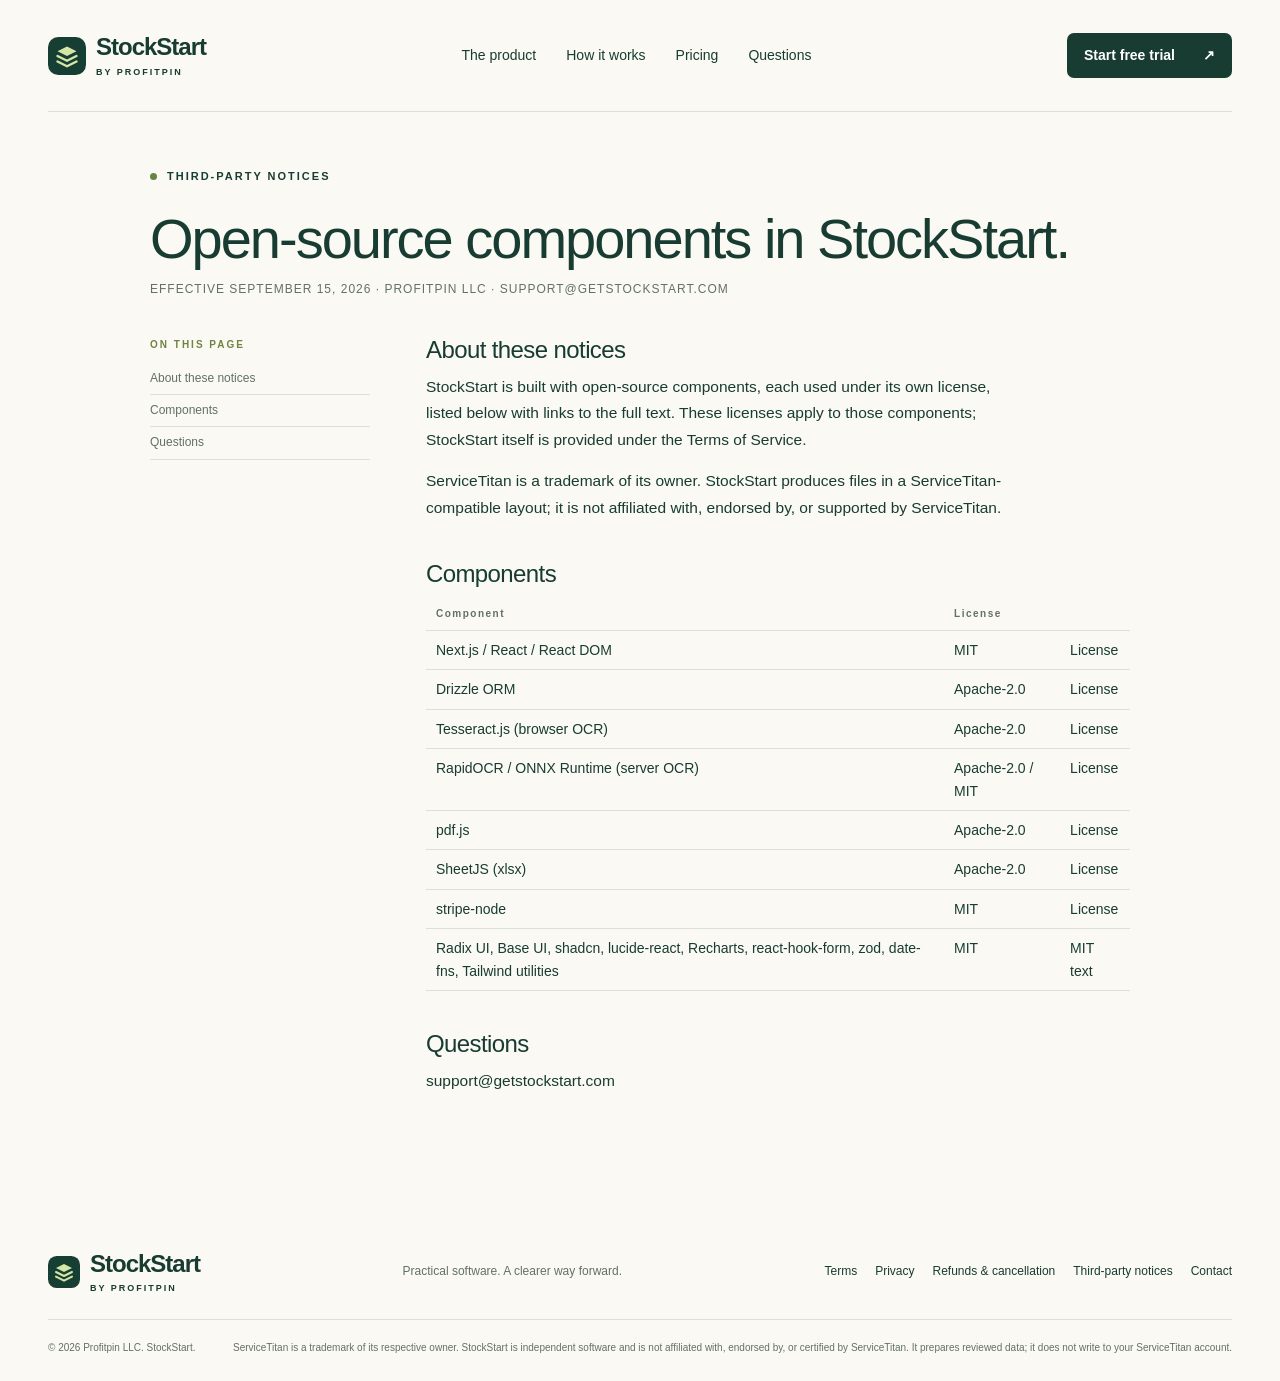
<file: licenses.html>
<!DOCTYPE html>
<html lang="en">
<head>
<meta charset="utf-8">
<meta name="viewport" content="width=device-width,initial-scale=1">
<title>Third-party notices — StockStart</title>
<meta name="description" content="Open-source components used in StockStart and their licenses.">
<link rel="canonical" href="https://getstockstart.com/licenses.html">
<link rel="stylesheet" href="./styles.css">
<style>
  .legal-wrap { max-width: 980px; }
  .legal-intro { padding: 56px 0 8px; }
  .legal-intro h1 { font-size: clamp(38px, 4.4vw, 56px); letter-spacing: -2px; margin-bottom: 12px; }
  .legal-meta { font-size: 12px; letter-spacing: 1px; color: var(--muted); margin: 0 0 30px; }
  .legal-layout { display: grid; grid-template-columns: 220px 1fr; gap: 56px; align-items: start; padding-bottom: 80px; }
  .legal-toc { position: sticky; top: 24px; font-size: 12px; }
  .legal-toc strong { display: block; font-size: 10px; letter-spacing: 2px; color: #718341; margin-bottom: 10px; }
  .legal-toc a { display: block; padding: 6px 0; border-bottom: 1px solid var(--line); color: var(--muted); }
  .legal-toc a:hover { color: var(--ink); }
  .legal-body h2 { font-size: 24px; letter-spacing: -.6px; margin: 40px 0 10px; }
  .legal-body section:first-child h2 { margin-top: 0; }
  .legal-body p, .legal-body li { max-width: 68ch; font-size: 15.5px; line-height: 1.7; }
  .legal-body ul { padding-left: 22px; }
  .plain { border-left: 3px solid #718341; background: #f2f5e8; padding: 12px 16px; margin: 0 0 18px; max-width: 68ch; font-size: 15px; border-radius: 0 6px 6px 0; }
  .plain strong { display: block; font-size: 10px; letter-spacing: 2px; color: #718341; margin-bottom: 4px; }
  .legal-body code { font-family: Consolas, monospace; font-size: .92em; background: #eef0e7; padding: 1px 5px; border-radius: 3px; }
  .legal-body table { border-collapse: collapse; width: 100%; font-size: 14px; }
  .legal-body th, .legal-body td { text-align: left; padding: 8px 10px; border-bottom: 1px solid var(--line); vertical-align: top; }
  .legal-body th { font-size: 10px; letter-spacing: 1.5px; color: var(--muted); }
  .legal-links { display: flex; gap: 18px; flex-wrap: wrap; font-size: 12px; }
  @media (max-width: 860px) { .legal-layout { grid-template-columns: 1fr; gap: 20px; } .legal-toc { position: static; } }
</style>
  <link rel="apple-touch-icon" href="/icon-512.png">
</head>
<body>
  <a class="skip" href="#main">Skip to content</a>
  <header class="header wrap">
    <a class="brand" href="./" aria-label="StockStart home"><img src="./mark.svg" width="38" height="38" alt=""><span>StockStart<small>BY PROFITPIN</small></span></a>
    <nav aria-label="Main navigation"><a href="./#product">The product</a><a href="./#how-it-works">How it works</a><a href="./#pricing">Pricing</a><a href="./#questions">Questions</a></nav>
    <a class="button small dark" href="https://app.getstockstart.com/signup">Start free trial <span aria-hidden="true">↗</span></a>
  </header>
  <main id="main" class="wrap legal-wrap">
    <div class="legal-intro">
      <p class="eyebrow"><span class="dot"></span> THIRD-PARTY NOTICES</p>
      <h1>Open-source components in StockStart.</h1>
      <p class="legal-meta">EFFECTIVE SEPTEMBER 15, 2026 · PROFITPIN LLC · SUPPORT@GETSTOCKSTART.COM</p>
    </div>
    <div class="legal-layout">
      <nav class="legal-toc" aria-label="On this page"><strong>ON THIS PAGE</strong><a href="#about">About these notices</a><a href="#components">Components</a><a href="#contact">Questions</a></nav>
      <div class="legal-body">
      <section id="about">
        <h2>About these notices</h2>
        <p>StockStart is built with open-source components, each used under its own license, listed below with links to the full text. These licenses apply to those components; StockStart itself is provided under the <a href="./terms.html">Terms of Service</a>.</p>
        <p>ServiceTitan is a trademark of its owner. StockStart produces files in a ServiceTitan-compatible layout; it is not affiliated with, endorsed by, or supported by ServiceTitan.</p>
      </section>
      <section id="components">
        <h2>Components</h2>
        <table><thead><tr><th>Component</th><th>License</th><th></th></tr></thead><tbody>
        <tr><td>Next.js / React / React DOM</td><td>MIT</td><td><a href="https://github.com/vercel/next.js/blob/canary/license.md">License</a></td></tr>
        <tr><td>Drizzle ORM</td><td>Apache-2.0</td><td><a href="https://github.com/drizzle-team/drizzle-orm/blob/main/LICENSE">License</a></td></tr>
        <tr><td>Tesseract.js (browser OCR)</td><td>Apache-2.0</td><td><a href="https://github.com/naptha/tesseract.js/blob/master/LICENSE">License</a></td></tr>
        <tr><td>RapidOCR / ONNX Runtime (server OCR)</td><td>Apache-2.0 / MIT</td><td><a href="https://github.com/RapidAI/RapidOCR/blob/main/LICENSE">License</a></td></tr>
        <tr><td>pdf.js</td><td>Apache-2.0</td><td><a href="https://github.com/mozilla/pdf.js/blob/master/LICENSE">License</a></td></tr>
        <tr><td>SheetJS (xlsx)</td><td>Apache-2.0</td><td><a href="https://github.com/SheetJS/sheetjs/blob/master/LICENSE">License</a></td></tr>
        <tr><td>stripe-node</td><td>MIT</td><td><a href="https://github.com/stripe/stripe-node/blob/master/LICENSE">License</a></td></tr>
        <tr><td>Radix UI, Base UI, shadcn, lucide-react, Recharts, react-hook-form, zod, date-fns, Tailwind utilities</td><td>MIT</td><td><a href="https://opensource.org/license/mit">MIT text</a></td></tr>
        </tbody></table>
      </section>
      <section id="contact">
        <h2>Questions</h2>
        <p><a href="mailto:support@getstockstart.com">support@getstockstart.com</a></p>
      </section>
      </div>
    </div>
  </main>
  <footer class="wrap">
    <div class="footer-top"><a class="brand" href="./"><img src="./mark.svg" width="32" height="32" alt=""><span>StockStart<small>BY PROFITPIN</small></span></a><p>Practical software. A clearer way forward.</p><div class="legal-links"><a href="./terms.html">Terms</a><a href="./privacy.html">Privacy</a><a href="./refunds.html">Refunds &amp; cancellation</a><a href="./licenses.html">Third-party notices</a><a href="mailto:support@getstockstart.com">Contact</a></div></div>
    <div class="footer-bottom"><span>© 2026 Profitpin LLC. StockStart.</span><span>ServiceTitan is a trademark of its respective owner. StockStart is independent software and is not affiliated with, endorsed by, or certified by ServiceTitan. It prepares reviewed data; it does not write to your ServiceTitan account.</span></div>
  </footer>
<script src="/lead-source.js" defer></script></body>
</html>
</file>
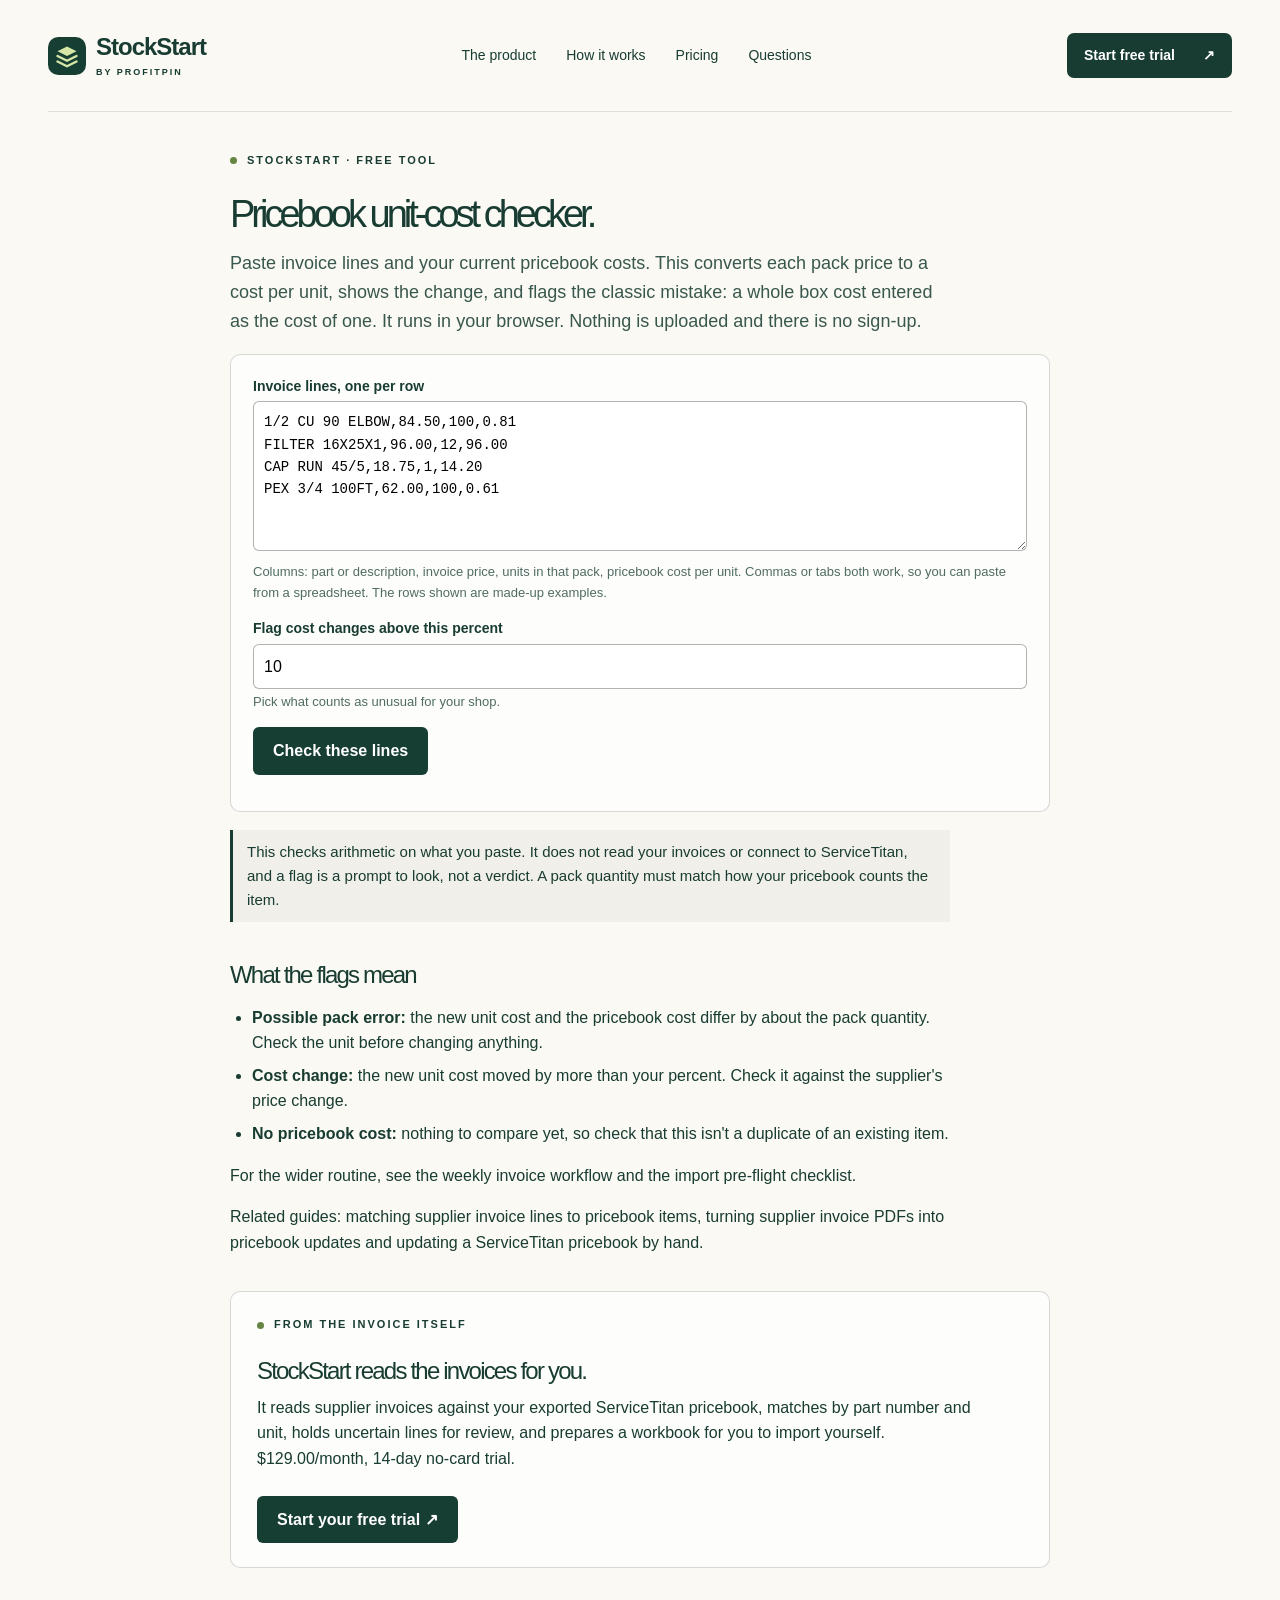
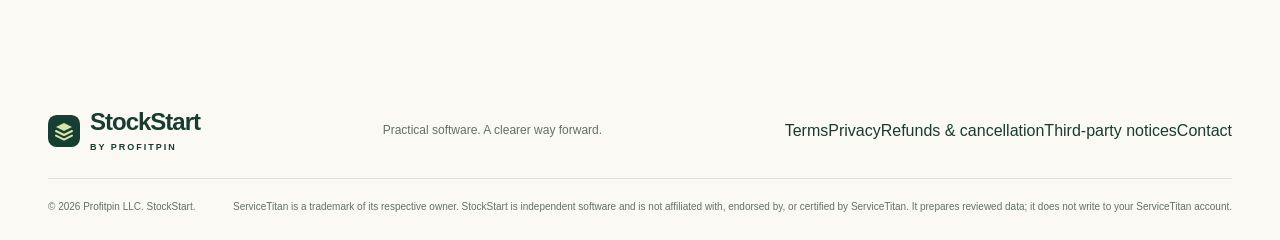
<file: pricebook-unit-cost-checker.html>
<!doctype html>
<html lang="en">
<head>
<meta charset="utf-8"><meta name="viewport" content="width=device-width,initial-scale=1">
<link rel="stylesheet" href="./styles.css">
<title>Free Pricebook Unit-Cost Checker for Supplier Invoices | StockStart</title>
<meta name="description" content="Free browser tool for HVAC, plumbing and electrical shops: paste invoice lines, convert pack prices to unit costs, and flag pack errors and unusual cost changes before updating your pricebook. Nothing is uploaded.">
<link rel="canonical" href="https://getstockstart.com/pricebook-unit-cost-checker.html">
<meta property="og:type" content="website"><meta property="og:site_name" content="StockStart"><meta property="og:title" content="Free Pricebook Unit-Cost Checker for Supplier Invoices | StockStart"><meta property="og:description" content="Free browser tool for HVAC, plumbing and electrical shops: paste invoice lines, convert pack prices to unit costs, and flag pack errors and unusual cost changes before updating your pricebook. Nothing is uploaded."><meta property="og:url" content="https://getstockstart.com/pricebook-unit-cost-checker.html">
<style>
  .g{max-width:860px;margin:0 auto;padding:40px 20px 80px;line-height:1.6}
  .g h1{font-size:38px;line-height:1.1;margin:8px 0 14px}.g h2{font-size:24px;margin:40px 0 10px}.g h3{font-size:18px;margin:26px 0 6px}
  .g p,.g li{max-width:720px}.g ul,.g ol{padding-left:22px}.g li{margin-bottom:7px}
  .g .lede{font-size:18px;opacity:.85;max-width:720px}
  .g .toc{display:flex;flex-wrap:wrap;gap:6px 20px;font-size:13px;margin:10px 0 0;letter-spacing:.02em}.g .toc a{text-decoration:none;opacity:.8}.g .toc a:hover{opacity:1;text-decoration:underline}
  .g .cards{display:grid;grid-template-columns:repeat(auto-fit,minmax(200px,1fr));gap:12px;margin:16px 0 6px}
  .g .cards div{border:1px solid rgba(0,0,0,.15);border-radius:8px;padding:14px 16px;background:rgba(255,255,255,.55)}
  .g .cards .k{font-size:12px;letter-spacing:.06em;text-transform:uppercase;opacity:.7}.g .cards .v{margin-top:6px;font-size:15px}
  .g table{width:100%;border-collapse:collapse;font-size:15px;margin:12px 0 6px;background:rgba(255,255,255,.55)}
  .g th,.g td{text-align:left;padding:9px 11px;border-bottom:1px solid rgba(0,0,0,.15);vertical-align:top}.g th{font-size:12px;letter-spacing:.06em;text-transform:uppercase;opacity:.75;font-weight:600}
  .g .check{list-style:none;padding:0;max-width:720px}.g .check li{display:grid;grid-template-columns:24px 1fr;gap:8px;padding:8px 0;border-bottom:1px dashed rgba(0,0,0,.18)}.g .check li::before{content:"";width:15px;height:15px;border:1.5px solid currentColor;border-radius:3px;margin-top:5px;opacity:.7}
  .g .note{border-left:3px solid currentColor;padding:10px 14px;margin:14px 0;max-width:720px;background:rgba(0,0,0,.04);font-size:15px}
  .g .caution{background:rgba(160,40,40,.07);border-left-color:#7a2626}
  .g .cta{border:1px solid rgba(0,0,0,.15);border-radius:10px;padding:24px 26px;margin-top:36px;background:rgba(255,255,255,.6)}
  .g .cta h2{margin-top:0}.g .cta .btn{display:inline-block;padding:11px 20px;border-radius:6px;background:#173e32;color:#fff !important;text-decoration:none;font-weight:600;margin-top:8px}
  @media print{header,footer,.g .cta,.g .toc{display:none}.g{padding:0}}
</style>
<style>
  .tool{border:1px solid rgba(0,0,0,.15);border-radius:10px;padding:20px 22px;margin:18px 0;background:rgba(255,255,255,.6)}
  .tool label{display:block;font-size:14px;font-weight:600;margin:0 0 4px}
  .tool input,.tool textarea{width:100%;box-sizing:border-box;padding:9px 10px;border:1px solid rgba(0,0,0,.3);border-radius:6px;font:inherit;background:#fff}
  .tool textarea{font-family:ui-monospace,Consolas,monospace;font-size:14px;min-height:150px}
  .tool .grid{display:grid;grid-template-columns:repeat(auto-fit,minmax(220px,1fr));gap:14px}
  .tool small{display:block;font-size:13px;opacity:.75;margin-top:3px}
  .tool button{margin-top:14px;padding:11px 20px;border:0;border-radius:6px;background:#173e32;color:#fff;font:inherit;font-weight:600;cursor:pointer}
  .result{margin-top:16px}.result table{margin-top:6px}
  .ok{color:#1d5c3f;font-weight:600}.bad{color:#7a2626;font-weight:600}.warn{color:#7a5310;font-weight:600}
  .scroll{overflow-x:auto}
  @media print{.tool button{display:none}}
</style>
<script type="application/ld+json">{"@context": "https://schema.org", "@type": "WebApplication", "name": "Pricebook unit-cost checker", "url": "https://getstockstart.com/pricebook-unit-cost-checker.html", "description": "Free browser tool for HVAC, plumbing and electrical shops: paste invoice lines, convert pack prices to unit costs, and flag pack errors and unusual cost changes before updating your pricebook. Nothing is uploaded.", "applicationCategory": "BusinessApplication", "operatingSystem": "Any (runs in the browser)", "offers": {"@type": "Offer", "price": "0", "priceCurrency": "USD"}, "publisher": {"@type": "Organization", "name": "Profitpin LLC"}}</script>
<link rel="apple-touch-icon" href="/icon-512.png">
</head>
<body>
<a class="skip" href="#main">Skip to content</a>
<header class="header wrap"><a class="brand" href="./" aria-label="StockStart home"><img src="./mark.svg" width="38" height="38" alt=""><span>StockStart<small>BY PROFITPIN</small></span></a><nav aria-label="Main navigation"><a href="./#product">The product</a><a href="./#how-it-works">How it works</a><a href="./#pricing">Pricing</a><a href="./#questions">Questions</a></nav><a class="button small dark" href="https://app.getstockstart.com/signup">Start free trial <span aria-hidden="true">↗</span></a></header>
<main class="g" id="main">
  <p class="eyebrow"><span class="dot"></span> STOCKSTART · FREE TOOL</p>
  <h1>Pricebook unit-cost checker.</h1>
  <p class="lede">Paste invoice lines and your current pricebook costs. This converts each pack price to a cost per unit, shows the change, and flags the classic mistake: a whole box cost entered as the cost of one. It runs in your browser. Nothing is uploaded and there is no sign-up.</p>
  <div class="tool">
    <label for="lines">Invoice lines, one per row</label>
    <textarea id="lines" spellcheck="false">1/2 CU 90 ELBOW,84.50,100,0.81
FILTER 16X25X1,96.00,12,96.00
CAP RUN 45/5,18.75,1,14.20
PEX 3/4 100FT,62.00,100,0.61</textarea>
    <small>Columns: part or description, invoice price, units in that pack, pricebook cost per unit. Commas or tabs both work, so you can paste from a spreadsheet. The rows shown are made-up examples.</small>
    <div class="grid" style="margin-top:14px"><div><label for="tol">Flag cost changes above this percent</label><input id="tol" value="10" inputmode="decimal"><small>Pick what counts as unusual for your shop.</small></div></div>
    <button type="button" id="run">Check these lines</button>
    <div class="result" id="out" aria-live="polite"></div>
  </div>
  <div class="note">This checks arithmetic on what you paste. It does not read your invoices or connect to ServiceTitan, and a flag is a prompt to look, not a verdict. A pack quantity must match how your pricebook counts the item.</div>
  <h2>What the flags mean</h2>
  <ul>
    <li><b>Possible pack error:</b> the new unit cost and the pricebook cost differ by about the pack quantity. Check the unit before changing anything.</li>
    <li><b>Cost change:</b> the new unit cost moved by more than your percent. Check it against the supplier's price change.</li>
    <li><b>No pricebook cost:</b> nothing to compare yet, so check that this isn't a duplicate of an existing item.</li>
  </ul>
  <p>For the wider routine, see the <a href="servicetitan-pricebook-vendor-invoices.html">weekly invoice workflow</a> and the <a href="servicetitan-pricebook-import-checklist.html">import pre-flight checklist</a>.</p>
  <p>Related guides: <a href="vendor-invoice-pricebook-matching.html">matching supplier invoice lines to pricebook items</a>, <a href="supplier-invoice-pdf-to-pricebook.html">turning supplier invoice PDFs into pricebook updates</a> and <a href="servicetitan-pricebook-manual-update.html">updating a ServiceTitan pricebook by hand</a>.</p>
  <div class="cta">
    <p class="eyebrow"><span class="dot"></span> FROM THE INVOICE ITSELF</p>
    <h2>StockStart reads the invoices for you.</h2>
    <p>It reads supplier invoices against your exported ServiceTitan pricebook, matches by part number and unit, holds uncertain lines for review, and prepares a workbook for you to import yourself. $129.00/month, 14-day no-card trial.</p>
    <a class="btn" href="https://app.getstockstart.com/signup">Start your free trial ↗</a>
  </div>
</main>
<script>
const SCALE=6n, ONE=10n**SCALE;
function dec(s){s=String(s==null?'':s).replace(/[$,\s]/g,'');if(s==='')return 0n;if(!/^-?\d*\.?\d*$/.test(s)||s==='.'||s==='-')return null;const neg=s[0]==='-';if(neg)s=s.slice(1);const parts=s.split('.');const frac=(parts[1]||'');if(frac.length>Number(SCALE))return null;const v=BigInt(parts[0]||'0')*ONE+BigInt((frac+'000000').slice(0,6));return neg?-v:v}
function fmt(v,minDp){const neg=v<0n;if(neg)v=-v;let i=(v/ONE).toString().replace(/\B(?=(\d{3})+(?!\d))/g,',');let f=(v%ONE).toString().padStart(6,'0').replace(/0+$/,'');f=f.padEnd(minDp||0,'0');return (neg?'-':'')+i+(f?'.'+f:'')}
function roundDiv(n,d){const neg=(n<0n)!==(d<0n);if(n<0n)n=-n;if(d<0n)d=-d;const q=(n*2n+d)/(d*2n);return neg?-q:q}
function mul(a,b){return roundDiv(a*b,ONE)}
function div(a,b){return roundDiv(a*ONE,b)}
function esc(s){return String(s).replace(/[&<>"]/g,c=>({'&':'&amp;','<':'&lt;','>':'&gt;','"':'&quot;'}[c]))}

function checkLines(text,tol){
  const rows=[];
  text.split(/\r?\n/).forEach(function(line){
    if(!line.trim())return;
    const c=line.split(line.indexOf('\t')>=0?'\t':',').map(function(x){return x.trim()});
    const name=c[0]||'';
    if(c.length<3){rows.push({name:name,err:'Needs at least name, price and pack quantity'});return}
    const price=dec(c[1]),pack=dec(c[2]),hasCur=c.length>3&&c[3]!=='',cur=hasCur?dec(c[3]):0n;
    if(price===null||pack===null||cur===null||price<0n||pack<=0n||cur<0n){rows.push({name:name,err:'Check the numbers on this line'});return}
    const unit=div(price,pack),r={name:name,unit:unit,cur:hasCur?cur:null,flags:[]};
    if(!hasCur||cur===0n){r.flags.push(['warn','No pricebook cost']);rows.push(r);return}
    const pct=roundDiv((unit-cur)*100n*ONE,cur);r.pct=pct;
    const abs=pct<0n?-pct:pct;
    if(pack>ONE&&unit>0n){
      const ratio=unit>cur?div(unit,cur):div(cur,unit);
      const lo=mul(pack,dec('0.8')),hi=mul(pack,dec('1.2'));
      if(ratio>=lo&&ratio<=hi)r.flags.push(['bad','Possible pack error: looks about '+fmt(pack)+'× off']);
    }
    if(abs>tol)r.flags.push(['warn','Cost change above '+fmt(tol)+'%']);
    if(!r.flags.length)r.flags.push(['ok','Within your limit']);
    rows.push(r);
  });
  return rows;
}
document.getElementById('run').addEventListener('click',function(){
  const out=document.getElementById('out'),tol=dec(document.getElementById('tol').value);
  if(tol===null||tol<0n){out.innerHTML='<p class="bad">Enter a percent such as 10.</p>';return}
  const rows=checkLines(document.getElementById('lines').value,tol);
  if(!rows.length){out.innerHTML='<p class="warn">Paste at least one line.</p>';return}
  let h='<table><tbody><tr><th>Item</th><th>New unit cost</th><th>Pricebook</th><th>Change</th><th>Result</th></tr>';
  rows.forEach(function(r){
    if(r.err){h+='<tr><td>'+esc(r.name)+'</td><td colspan="3"></td><td class="bad">'+esc(r.err)+'</td></tr>';return}
    h+='<tr><td>'+esc(r.name)+'</td><td>'+fmt(roundDiv(r.unit,10000n)*10000n,2)+'</td><td>'+(r.cur===null?'':fmt(r.cur,2))+'</td><td>'+(r.pct===undefined?'':fmt(roundDiv(r.pct,100000n)*100000n)+'%')+'</td><td>'+r.flags.map(function(f){return '<span class="'+f[0]+'">'+esc(f[1])+'</span>'}).join('<br>')+'</td></tr>';
  });
  out.innerHTML='<div class="scroll">'+h+'</tbody></table></div>';
});
</script>
<footer class="wrap"><div class="footer-top"><a class="brand" href="./"><img src="./mark.svg" width="32" height="32" alt=""><span>StockStart<small>BY PROFITPIN</small></span></a><p>Practical software. A clearer way forward.</p><div class="legal-links"><a href="./terms.html">Terms</a><a href="./privacy.html">Privacy</a><a href="./refunds.html">Refunds &amp; cancellation</a><a href="./licenses.html">Third-party notices</a><a href="mailto:support@getstockstart.com">Contact</a></div></div><div class="footer-bottom"><span>© 2026 Profitpin LLC. StockStart.</span><span>ServiceTitan is a trademark of its respective owner. StockStart is independent software and is not affiliated with, endorsed by, or certified by ServiceTitan. It prepares reviewed data; it does not write to your ServiceTitan account.</span></div></footer>
<script src="/lead-source.js" defer></script></body>
</html>
</file>
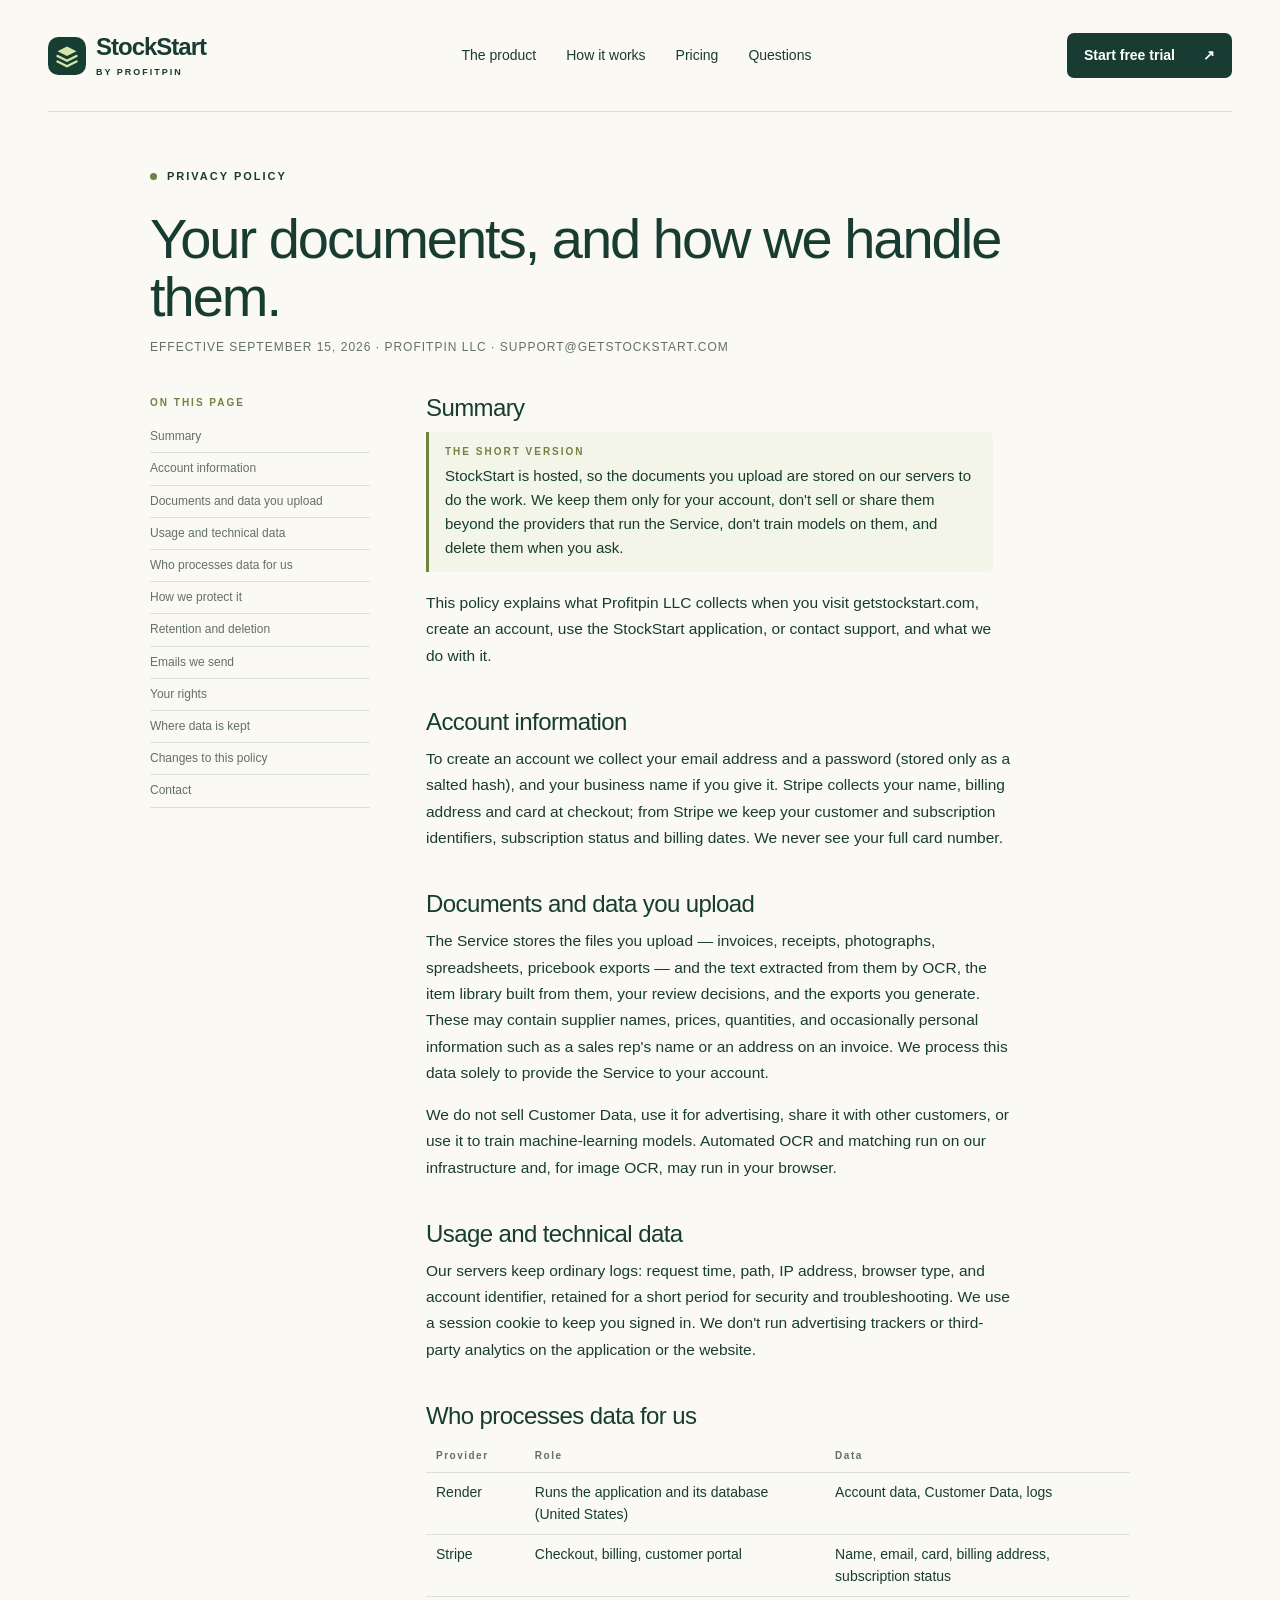
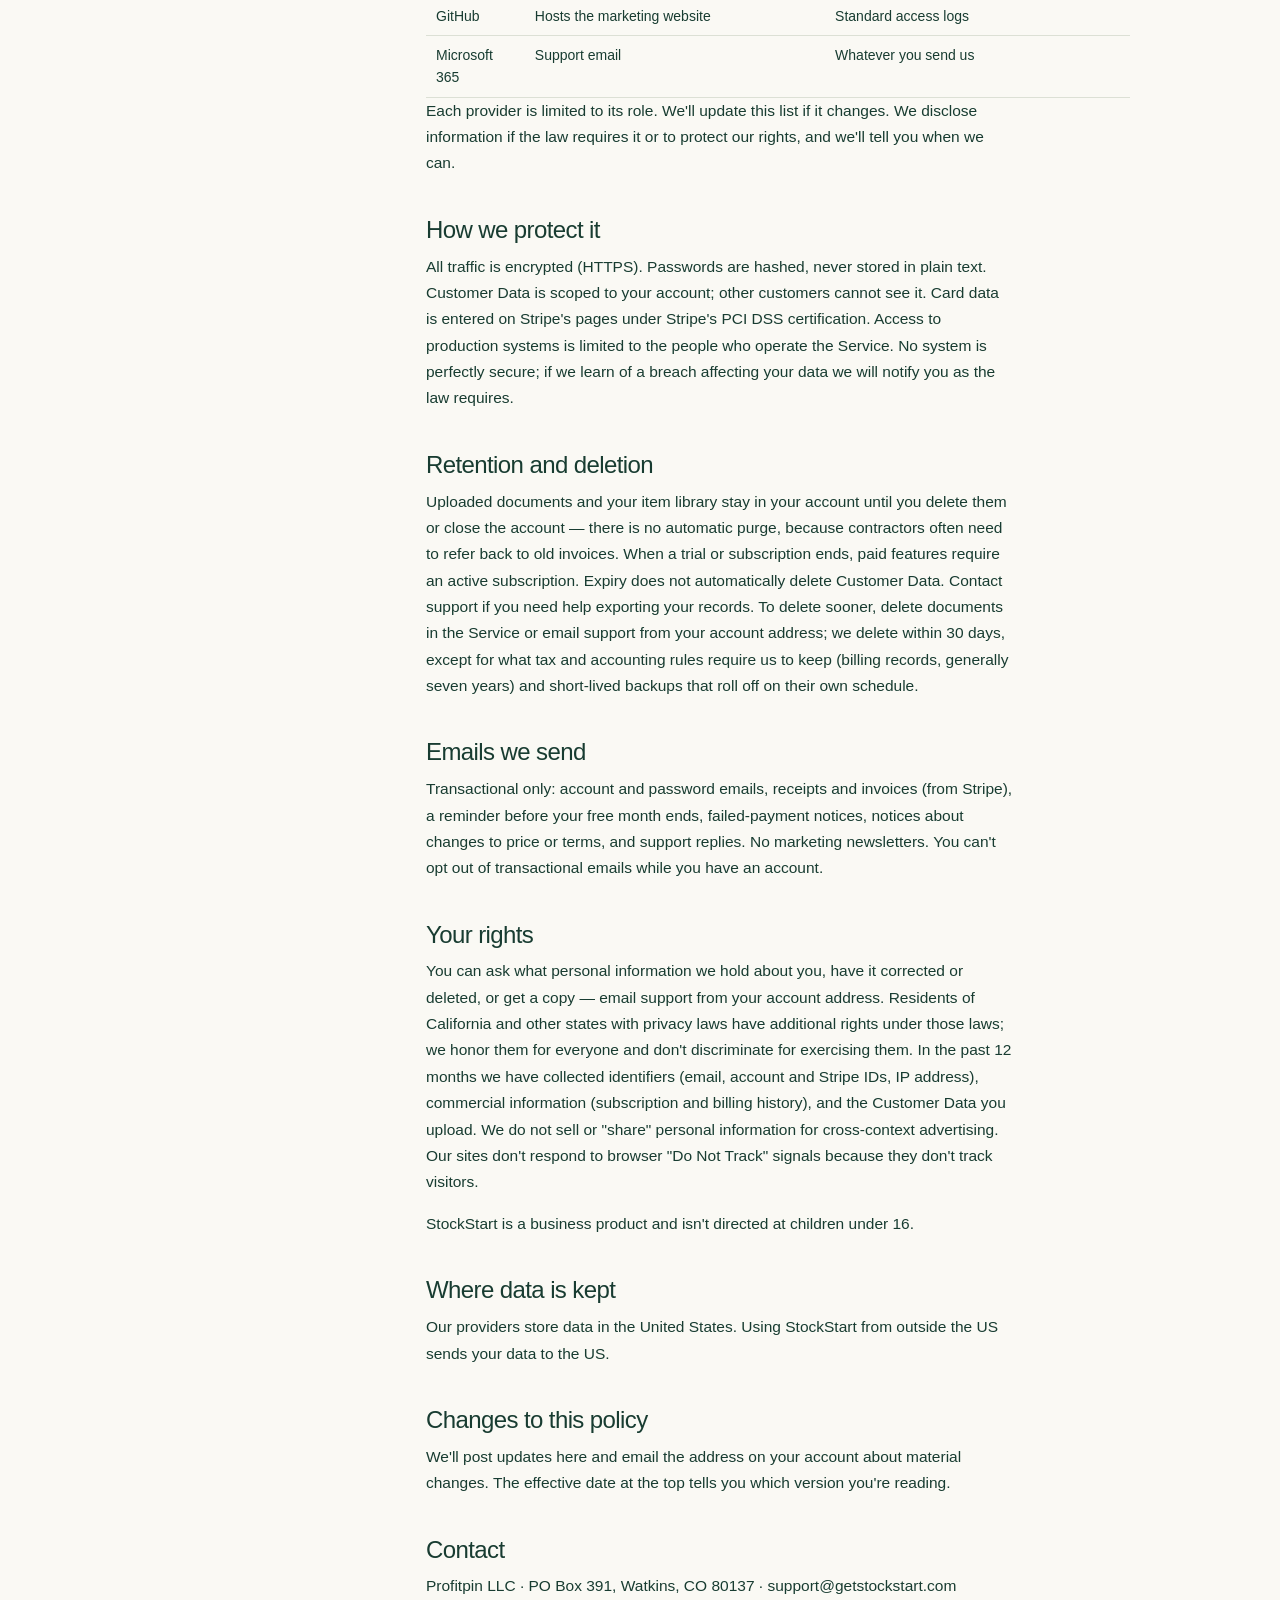
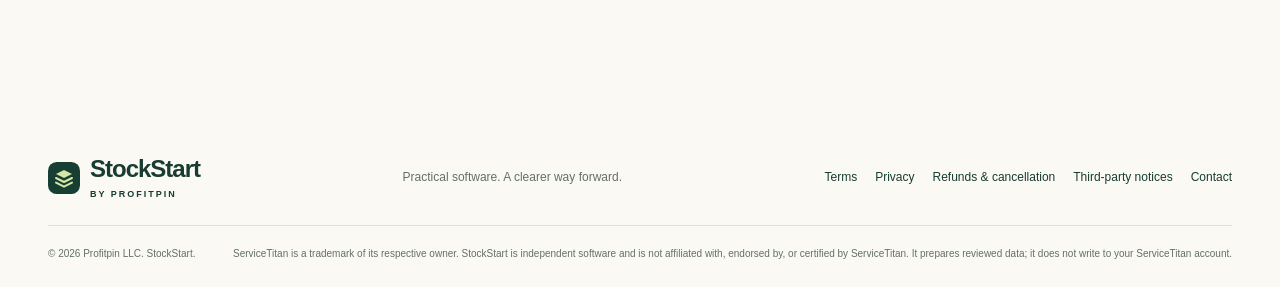
<file: privacy.html>
<!DOCTYPE html>
<html lang="en">
<head>
<meta charset="utf-8">
<meta name="viewport" content="width=device-width,initial-scale=1">
<title>Privacy Policy — StockStart</title>
  <meta property="og:type" content="website">
  <meta property="og:site_name" content="StockStart">
  <meta property="og:title" content="StockStart — ServiceTitan pricebook updates from vendor invoices (HVAC, plumbing, electrical)">
  <meta property="og:description" content="StockStart reads every new vendor invoice against your ServiceTitan pricebook, matches existing items, flags new parts and price mismatches, and produces clean pricebook updates you import back. $129/month, 14-day no-card trial.">
  <meta property="og:url" content="https://getstockstart.com/privacy.html">
  <meta name="twitter:card" content="summary">
<meta name="description" content="What StockStart collects, how uploaded documents are stored and protected, who processes them, and how to delete them.">
<link rel="canonical" href="https://getstockstart.com/privacy.html">
<link rel="stylesheet" href="./styles.css">
<style>
  .legal-wrap { max-width: 980px; }
  .legal-intro { padding: 56px 0 8px; }
  .legal-intro h1 { font-size: clamp(38px, 4.4vw, 56px); letter-spacing: -2px; margin-bottom: 12px; }
  .legal-meta { font-size: 12px; letter-spacing: 1px; color: var(--muted); margin: 0 0 30px; }
  .legal-layout { display: grid; grid-template-columns: 220px 1fr; gap: 56px; align-items: start; padding-bottom: 80px; }
  .legal-toc { position: sticky; top: 24px; font-size: 12px; }
  .legal-toc strong { display: block; font-size: 10px; letter-spacing: 2px; color: #718341; margin-bottom: 10px; }
  .legal-toc a { display: block; padding: 6px 0; border-bottom: 1px solid var(--line); color: var(--muted); }
  .legal-toc a:hover { color: var(--ink); }
  .legal-body h2 { font-size: 24px; letter-spacing: -.6px; margin: 40px 0 10px; }
  .legal-body section:first-child h2 { margin-top: 0; }
  .legal-body p, .legal-body li { max-width: 68ch; font-size: 15.5px; line-height: 1.7; }
  .legal-body ul { padding-left: 22px; }
  .plain { border-left: 3px solid #718341; background: #f2f5e8; padding: 12px 16px; margin: 0 0 18px; max-width: 68ch; font-size: 15px; border-radius: 0 6px 6px 0; }
  .plain strong { display: block; font-size: 10px; letter-spacing: 2px; color: #718341; margin-bottom: 4px; }
  .legal-body code { font-family: Consolas, monospace; font-size: .92em; background: #eef0e7; padding: 1px 5px; border-radius: 3px; }
  .legal-body table { border-collapse: collapse; width: 100%; font-size: 14px; }
  .legal-body th, .legal-body td { text-align: left; padding: 8px 10px; border-bottom: 1px solid var(--line); vertical-align: top; }
  .legal-body th { font-size: 10px; letter-spacing: 1.5px; color: var(--muted); }
  .legal-links { display: flex; gap: 18px; flex-wrap: wrap; font-size: 12px; }
  @media (max-width: 860px) { .legal-layout { grid-template-columns: 1fr; gap: 20px; } .legal-toc { position: static; } }
</style>
  <link rel="apple-touch-icon" href="/icon-512.png">
</head>
<body>
  <a class="skip" href="#main">Skip to content</a>
  <header class="header wrap">
    <a class="brand" href="./" aria-label="StockStart home"><img src="./mark.svg" width="38" height="38" alt=""><span>StockStart<small>BY PROFITPIN</small></span></a>
    <nav aria-label="Main navigation"><a href="./#product">The product</a><a href="./#how-it-works">How it works</a><a href="./#pricing">Pricing</a><a href="./#questions">Questions</a></nav>
    <a class="button small dark" href="https://app.getstockstart.com/signup">Start free trial <span aria-hidden="true">↗</span></a>
  </header>
  <main id="main" class="wrap legal-wrap">
    <div class="legal-intro">
      <p class="eyebrow"><span class="dot"></span> PRIVACY POLICY</p>
      <h1>Your documents, and how we handle them.</h1>
      <p class="legal-meta">EFFECTIVE SEPTEMBER 15, 2026 · PROFITPIN LLC · SUPPORT@GETSTOCKSTART.COM</p>
    </div>
    <div class="legal-layout">
      <nav class="legal-toc" aria-label="On this page"><strong>ON THIS PAGE</strong><a href="#summary">Summary</a><a href="#account">Account information</a><a href="#customer-data">Documents and data you upload</a><a href="#usage">Usage and technical data</a><a href="#providers">Who processes data for us</a><a href="#security">How we protect it</a><a href="#retention">Retention and deletion</a><a href="#email">Emails we send</a><a href="#rights">Your rights</a><a href="#location">Where data is kept</a><a href="#changes">Changes to this policy</a><a href="#contact">Contact</a></nav>
      <div class="legal-body">
      <section id="summary">
        <h2>Summary</h2>
        <div class="plain"><strong>THE SHORT VERSION</strong>StockStart is hosted, so the documents you upload are stored on our servers to do the work. We keep them only for your account, don't sell or share them beyond the providers that run the Service, don't train models on them, and delete them when you ask.</div>
        <p>This policy explains what Profitpin LLC collects when you visit getstockstart.com, create an account, use the StockStart application, or contact support, and what we do with it.</p>
      </section>
      <section id="account">
        <h2>Account information</h2>
        <p>To create an account we collect your email address and a password (stored only as a salted hash), and your business name if you give it. Stripe collects your name, billing address and card at checkout; from Stripe we keep your customer and subscription identifiers, subscription status and billing dates. We never see your full card number.</p>
      </section>
      <section id="customer-data">
        <h2>Documents and data you upload</h2>
        <p>The Service stores the files you upload — invoices, receipts, photographs, spreadsheets, pricebook exports — and the text extracted from them by OCR, the item library built from them, your review decisions, and the exports you generate. These may contain supplier names, prices, quantities, and occasionally personal information such as a sales rep's name or an address on an invoice. We process this data solely to provide the Service to your account.</p>
        <p>We do not sell Customer Data, use it for advertising, share it with other customers, or use it to train machine-learning models. Automated OCR and matching run on our infrastructure and, for image OCR, may run in your browser.</p>
      </section>
      <section id="usage">
        <h2>Usage and technical data</h2>
        <p>Our servers keep ordinary logs: request time, path, IP address, browser type, and account identifier, retained for a short period for security and troubleshooting. We use a session cookie to keep you signed in. We don't run advertising trackers or third-party analytics on the application or the website.</p>
      </section>
      <section id="providers">
        <h2>Who processes data for us</h2>
        <table><thead><tr><th>Provider</th><th>Role</th><th>Data</th></tr></thead><tbody>
        <tr><td>Render</td><td>Runs the application and its database (United States)</td><td>Account data, Customer Data, logs</td></tr>
        <tr><td>Stripe</td><td>Checkout, billing, customer portal</td><td>Name, email, card, billing address, subscription status</td></tr>
        <tr><td>GitHub</td><td>Hosts the marketing website</td><td>Standard access logs</td></tr>
        <tr><td>Microsoft 365</td><td>Support email</td><td>Whatever you send us</td></tr>
        </tbody></table>
        <p>Each provider is limited to its role. We'll update this list if it changes. We disclose information if the law requires it or to protect our rights, and we'll tell you when we can.</p>
      </section>
      <section id="security">
        <h2>How we protect it</h2>
        <p>All traffic is encrypted (HTTPS). Passwords are hashed, never stored in plain text. Customer Data is scoped to your account; other customers cannot see it. Card data is entered on Stripe's pages under Stripe's PCI DSS certification. Access to production systems is limited to the people who operate the Service. No system is perfectly secure; if we learn of a breach affecting your data we will notify you as the law requires.</p>
      </section>
      <section id="retention">
        <h2>Retention and deletion</h2>
        <p>Uploaded documents and your item library stay in your account until you delete them or close the account — there is no automatic purge, because contractors often need to refer back to old invoices. When a trial or subscription ends, paid features require an active subscription. Expiry does not automatically delete Customer Data. Contact support if you need help exporting your records. To delete sooner, delete documents in the Service or email support from your account address; we delete within 30 days, except for what tax and accounting rules require us to keep (billing records, generally seven years) and short-lived backups that roll off on their own schedule.</p>
      </section>
      <section id="email">
        <h2>Emails we send</h2>
        <p>Transactional only: account and password emails, receipts and invoices (from Stripe), a reminder before your free month ends, failed-payment notices, notices about changes to price or terms, and support replies. No marketing newsletters. You can't opt out of transactional emails while you have an account.</p>
      </section>
      <section id="rights">
        <h2>Your rights</h2>
        <p>You can ask what personal information we hold about you, have it corrected or deleted, or get a copy — email support from your account address. Residents of California and other states with privacy laws have additional rights under those laws; we honor them for everyone and don't discriminate for exercising them. In the past 12 months we have collected identifiers (email, account and Stripe IDs, IP address), commercial information (subscription and billing history), and the Customer Data you upload. We do not sell or "share" personal information for cross-context advertising. Our sites don't respond to browser "Do Not Track" signals because they don't track visitors.</p>
        <p>StockStart is a business product and isn't directed at children under 16.</p>
      </section>
      <section id="location">
        <h2>Where data is kept</h2>
        <p>Our providers store data in the United States. Using StockStart from outside the US sends your data to the US.</p>
      </section>
      <section id="changes">
        <h2>Changes to this policy</h2>
        <p>We'll post updates here and email the address on your account about material changes. The effective date at the top tells you which version you're reading.</p>
      </section>
      <section id="contact">
        <h2>Contact</h2>
        <p>Profitpin LLC · PO Box 391, Watkins, CO 80137 · <a href="mailto:support@getstockstart.com">support@getstockstart.com</a></p>
      </section>
      </div>
    </div>
  </main>
  <footer class="wrap">
    <div class="footer-top"><a class="brand" href="./"><img src="./mark.svg" width="32" height="32" alt=""><span>StockStart<small>BY PROFITPIN</small></span></a><p>Practical software. A clearer way forward.</p><div class="legal-links"><a href="./terms.html">Terms</a><a href="./privacy.html">Privacy</a><a href="./refunds.html">Refunds &amp; cancellation</a><a href="./licenses.html">Third-party notices</a><a href="mailto:support@getstockstart.com">Contact</a></div></div>
    <div class="footer-bottom"><span>© 2026 Profitpin LLC. StockStart.</span><span>ServiceTitan is a trademark of its respective owner. StockStart is independent software and is not affiliated with, endorsed by, or certified by ServiceTitan. It prepares reviewed data; it does not write to your ServiceTitan account.</span></div>
  </footer>
<script src="/lead-source.js" defer></script></body>
</html>
</file>
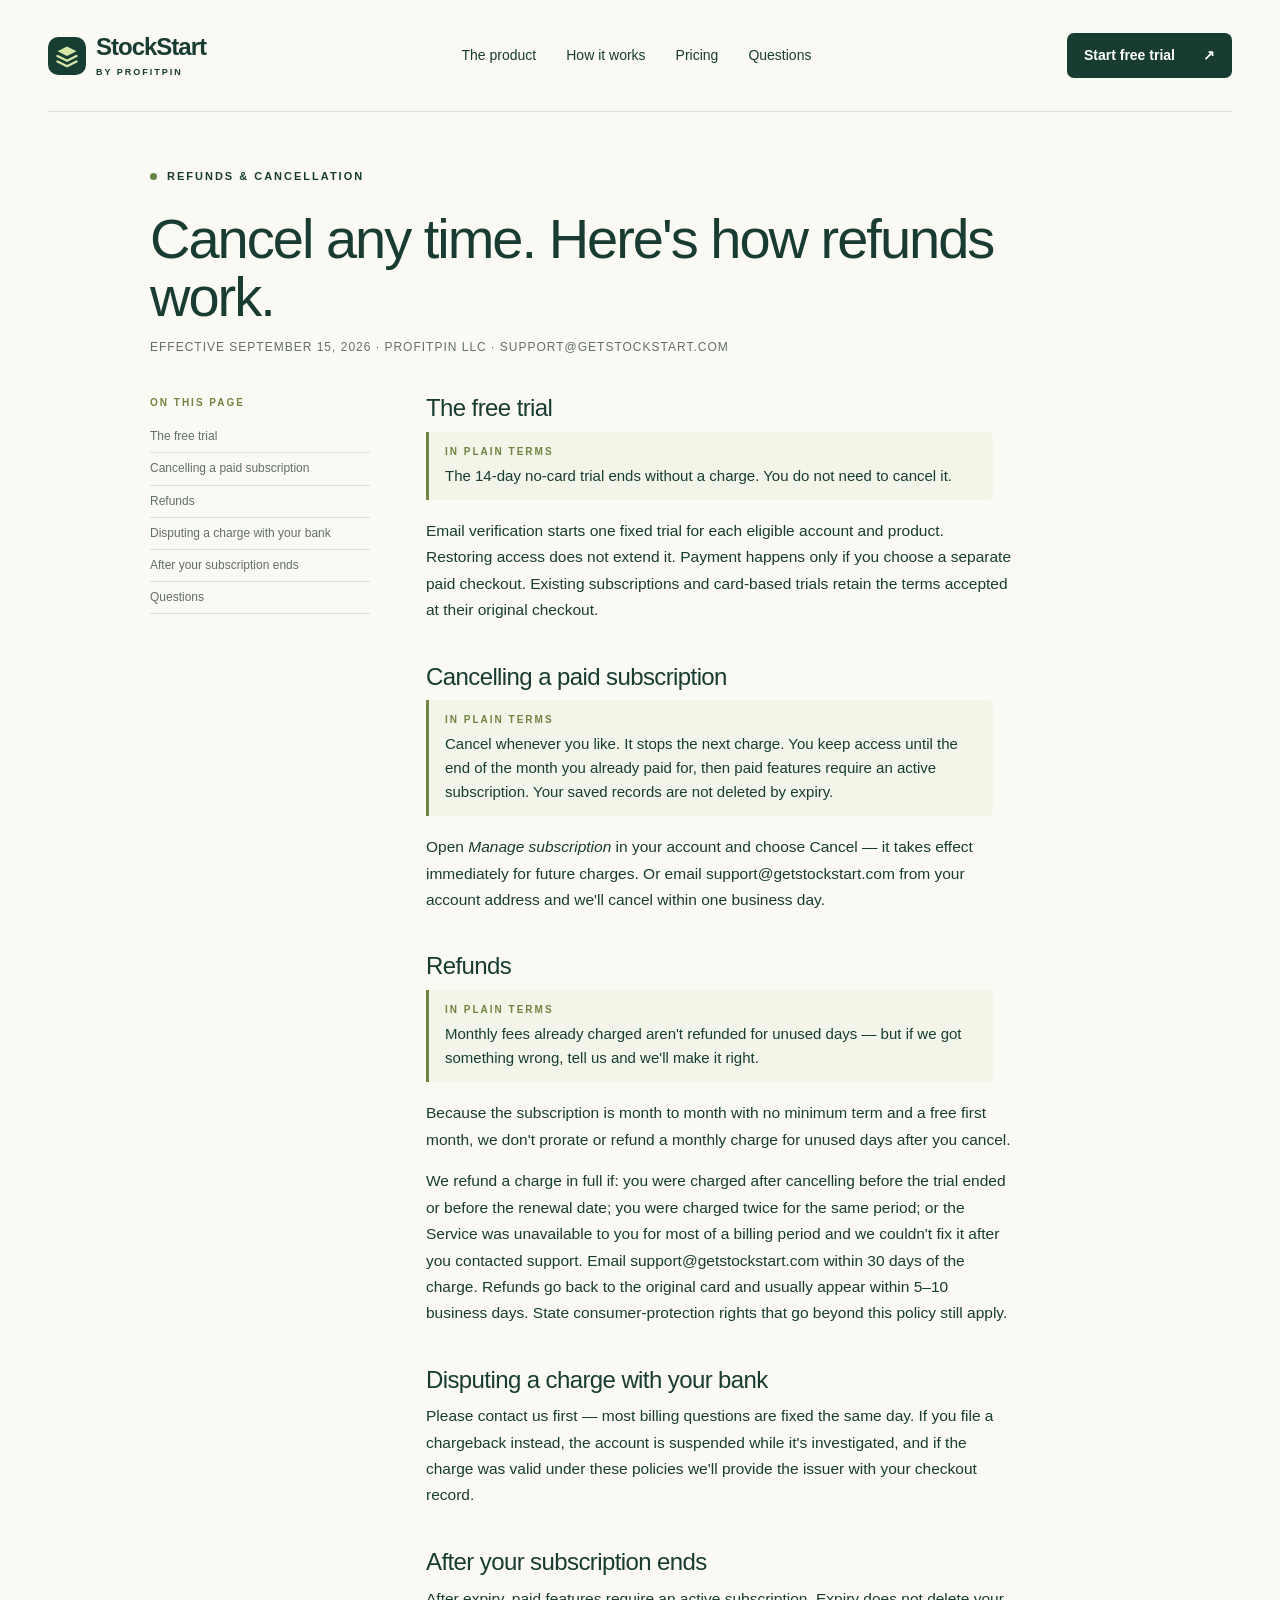
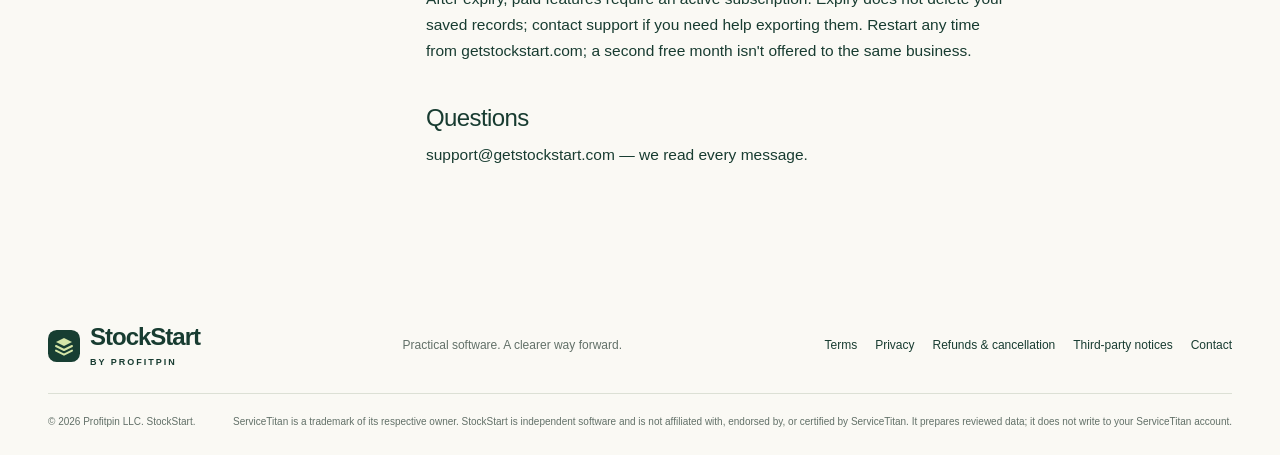
<file: refunds.html>
<!DOCTYPE html>
<html lang="en">
<head>
<meta charset="utf-8">
<meta name="viewport" content="width=device-width,initial-scale=1">
<title>Refunds & cancellation — StockStart</title>
  <meta property="og:type" content="website">
  <meta property="og:site_name" content="StockStart">
  <meta property="og:title" content="StockStart — ServiceTitan pricebook updates from vendor invoices (HVAC, plumbing, electrical)">
  <meta property="og:description" content="StockStart reads every new vendor invoice against your ServiceTitan pricebook, matches existing items, flags new parts and price mismatches, and produces clean pricebook updates you import back. $129/month, 14-day no-card trial.">
  <meta property="og:url" content="https://getstockstart.com/refunds.html">
  <meta name="twitter:card" content="summary">
<meta name="description" content="How to cancel StockStart, what happens to the free month, and when charges are refunded.">
<link rel="canonical" href="https://getstockstart.com/refunds.html">
<link rel="stylesheet" href="./styles.css">
<style>
  .legal-wrap { max-width: 980px; }
  .legal-intro { padding: 56px 0 8px; }
  .legal-intro h1 { font-size: clamp(38px, 4.4vw, 56px); letter-spacing: -2px; margin-bottom: 12px; }
  .legal-meta { font-size: 12px; letter-spacing: 1px; color: var(--muted); margin: 0 0 30px; }
  .legal-layout { display: grid; grid-template-columns: 220px 1fr; gap: 56px; align-items: start; padding-bottom: 80px; }
  .legal-toc { position: sticky; top: 24px; font-size: 12px; }
  .legal-toc strong { display: block; font-size: 10px; letter-spacing: 2px; color: #718341; margin-bottom: 10px; }
  .legal-toc a { display: block; padding: 6px 0; border-bottom: 1px solid var(--line); color: var(--muted); }
  .legal-toc a:hover { color: var(--ink); }
  .legal-body h2 { font-size: 24px; letter-spacing: -.6px; margin: 40px 0 10px; }
  .legal-body section:first-child h2 { margin-top: 0; }
  .legal-body p, .legal-body li { max-width: 68ch; font-size: 15.5px; line-height: 1.7; }
  .legal-body ul { padding-left: 22px; }
  .plain { border-left: 3px solid #718341; background: #f2f5e8; padding: 12px 16px; margin: 0 0 18px; max-width: 68ch; font-size: 15px; border-radius: 0 6px 6px 0; }
  .plain strong { display: block; font-size: 10px; letter-spacing: 2px; color: #718341; margin-bottom: 4px; }
  .legal-body code { font-family: Consolas, monospace; font-size: .92em; background: #eef0e7; padding: 1px 5px; border-radius: 3px; }
  .legal-body table { border-collapse: collapse; width: 100%; font-size: 14px; }
  .legal-body th, .legal-body td { text-align: left; padding: 8px 10px; border-bottom: 1px solid var(--line); vertical-align: top; }
  .legal-body th { font-size: 10px; letter-spacing: 1.5px; color: var(--muted); }
  .legal-links { display: flex; gap: 18px; flex-wrap: wrap; font-size: 12px; }
  @media (max-width: 860px) { .legal-layout { grid-template-columns: 1fr; gap: 20px; } .legal-toc { position: static; } }
</style>
  <link rel="apple-touch-icon" href="/icon-512.png">
</head>
<body>
  <a class="skip" href="#main">Skip to content</a>
  <header class="header wrap">
    <a class="brand" href="./" aria-label="StockStart home"><img src="./mark.svg" width="38" height="38" alt=""><span>StockStart<small>BY PROFITPIN</small></span></a>
    <nav aria-label="Main navigation"><a href="./#product">The product</a><a href="./#how-it-works">How it works</a><a href="./#pricing">Pricing</a><a href="./#questions">Questions</a></nav>
    <a class="button small dark" href="https://app.getstockstart.com/signup">Start free trial <span aria-hidden="true">↗</span></a>
  </header>
  <main id="main" class="wrap legal-wrap">
    <div class="legal-intro">
      <p class="eyebrow"><span class="dot"></span> REFUNDS &amp; CANCELLATION</p>
      <h1>Cancel any time. Here's how refunds work.</h1>
      <p class="legal-meta">EFFECTIVE SEPTEMBER 15, 2026 · PROFITPIN LLC · SUPPORT@GETSTOCKSTART.COM</p>
    </div>
    <div class="legal-layout">
      <nav class="legal-toc" aria-label="On this page"><strong>ON THIS PAGE</strong><a href="#free-month">The free trial</a><a href="#cancel">Cancelling a paid subscription</a><a href="#refunds">Refunds</a><a href="#disputes">Disputing a charge with your bank</a><a href="#after">After your subscription ends</a><a href="#contact">Questions</a></nav>
      <div class="legal-body">
      <section id="free-month"><h2>The free trial</h2>
<div class="plain"><strong>IN PLAIN TERMS</strong>The 14-day no-card trial ends without a charge. You do not need to cancel it.</div>
<p>Email verification starts one fixed trial for each eligible account and product. Restoring access does not extend it. Payment happens only if you choose a separate paid checkout. Existing subscriptions and card-based trials retain the terms accepted at their original checkout.</p></section>
      <section id="cancel">
        <h2>Cancelling a paid subscription</h2>
        <div class="plain"><strong>IN PLAIN TERMS</strong>Cancel whenever you like. It stops the next charge. You keep access until the end of the month you already paid for, then paid features require an active subscription. Your saved records are not deleted by expiry.</div>
        <p>Open <em>Manage subscription</em> in your account and choose Cancel — it takes effect immediately for future charges. Or email <a href="mailto:support@getstockstart.com">support@getstockstart.com</a> from your account address and we'll cancel within one business day.</p>
      </section>
      <section id="refunds">
        <h2>Refunds</h2>
        <div class="plain"><strong>IN PLAIN TERMS</strong>Monthly fees already charged aren't refunded for unused days — but if we got something wrong, tell us and we'll make it right.</div>
        <p>Because the subscription is month to month with no minimum term and a free first month, we don't prorate or refund a monthly charge for unused days after you cancel.</p>
        <p>We refund a charge in full if: you were charged after cancelling before the trial ended or before the renewal date; you were charged twice for the same period; or the Service was unavailable to you for most of a billing period and we couldn't fix it after you contacted support. Email <a href="mailto:support@getstockstart.com">support@getstockstart.com</a> within 30 days of the charge. Refunds go back to the original card and usually appear within 5–10 business days. State consumer-protection rights that go beyond this policy still apply.</p>
      </section>
      <section id="disputes">
        <h2>Disputing a charge with your bank</h2>
        <p>Please contact us first — most billing questions are fixed the same day. If you file a chargeback instead, the account is suspended while it's investigated, and if the charge was valid under these policies we'll provide the issuer with your checkout record.</p>
      </section>
      <section id="after">
        <h2>After your subscription ends</h2>
        <p>After expiry, paid features require an active subscription. Expiry does not delete your saved records; contact support if you need help exporting them. Restart any time from getstockstart.com; a second free month isn't offered to the same business.</p>
      </section>
      <section id="contact">
        <h2>Questions</h2>
        <p><a href="mailto:support@getstockstart.com">support@getstockstart.com</a> — we read every message.</p>
      </section>
      </div>
    </div>
  </main>
  <footer class="wrap">
    <div class="footer-top"><a class="brand" href="./"><img src="./mark.svg" width="32" height="32" alt=""><span>StockStart<small>BY PROFITPIN</small></span></a><p>Practical software. A clearer way forward.</p><div class="legal-links"><a href="./terms.html">Terms</a><a href="./privacy.html">Privacy</a><a href="./refunds.html">Refunds &amp; cancellation</a><a href="./licenses.html">Third-party notices</a><a href="mailto:support@getstockstart.com">Contact</a></div></div>
    <div class="footer-bottom"><span>© 2026 Profitpin LLC. StockStart.</span><span>ServiceTitan is a trademark of its respective owner. StockStart is independent software and is not affiliated with, endorsed by, or certified by ServiceTitan. It prepares reviewed data; it does not write to your ServiceTitan account.</span></div>
  </footer>
<script src="/lead-source.js" defer></script></body>
</html>
</file>
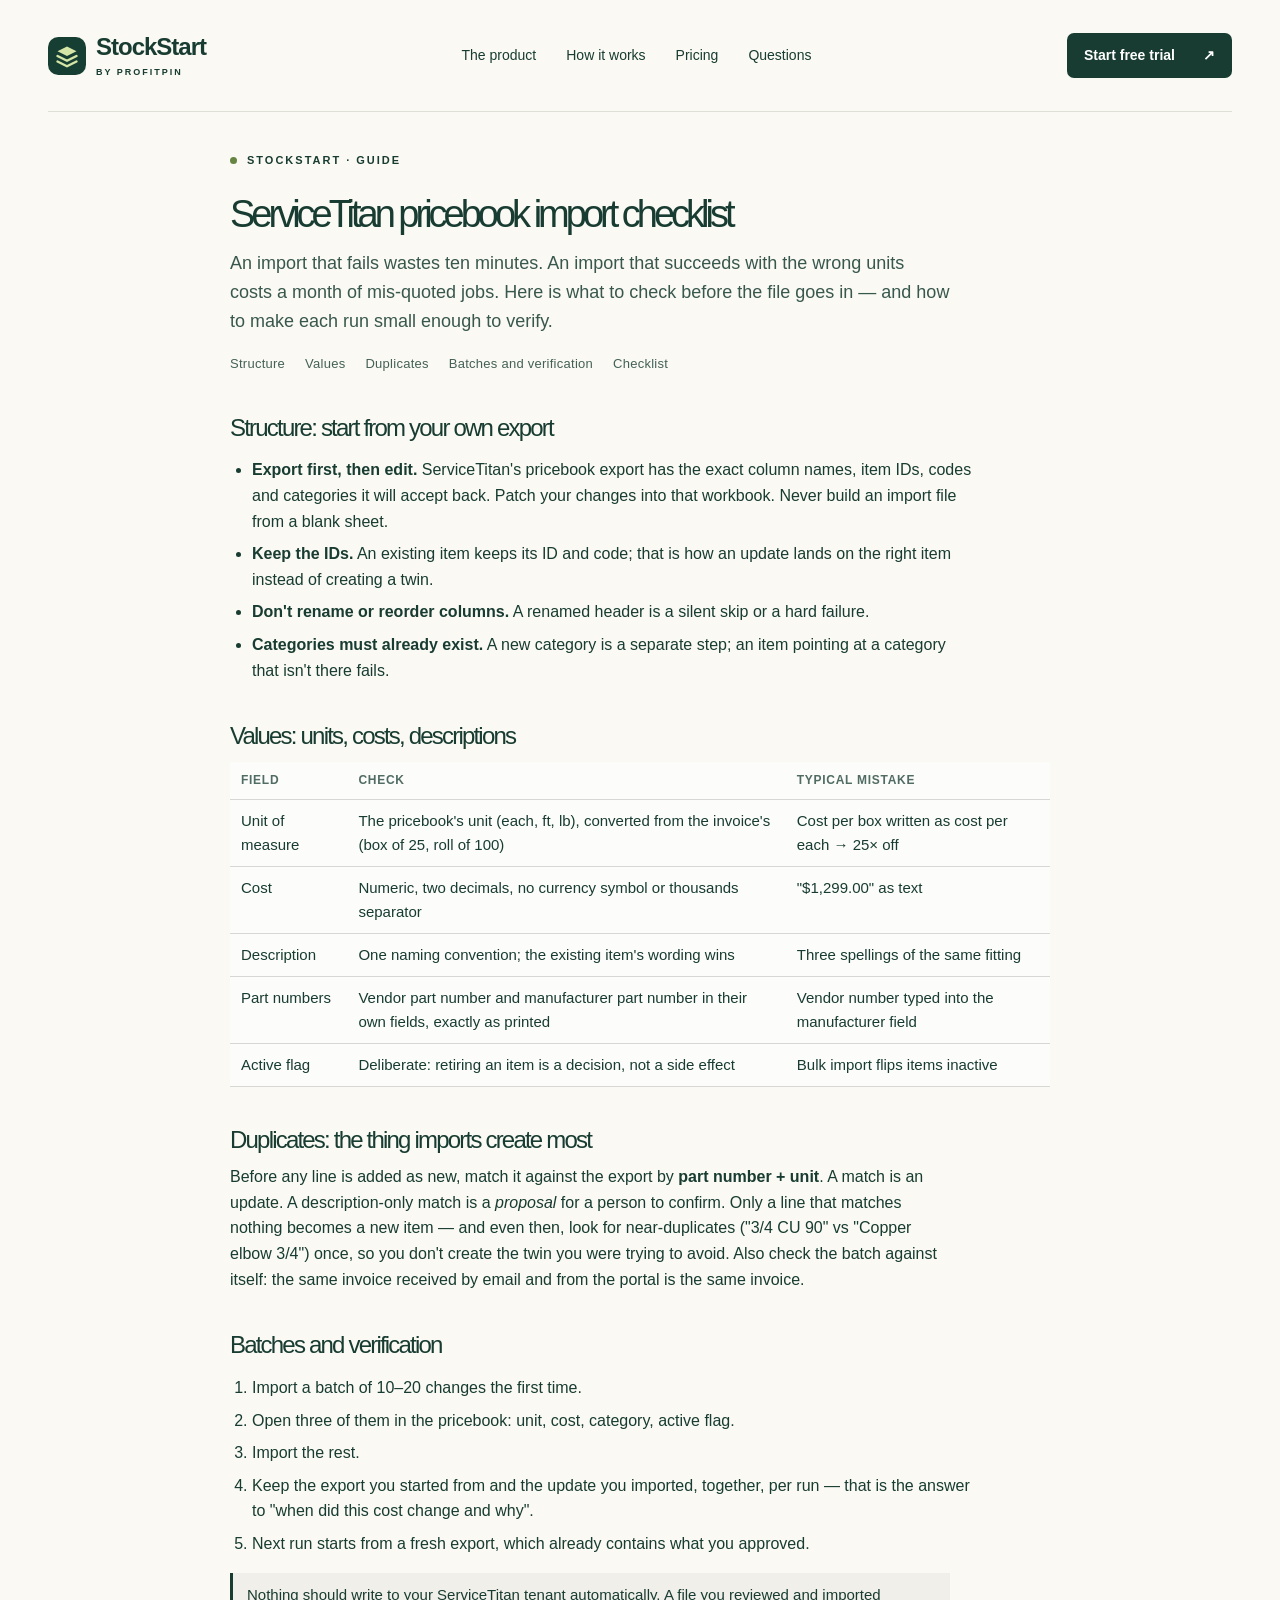
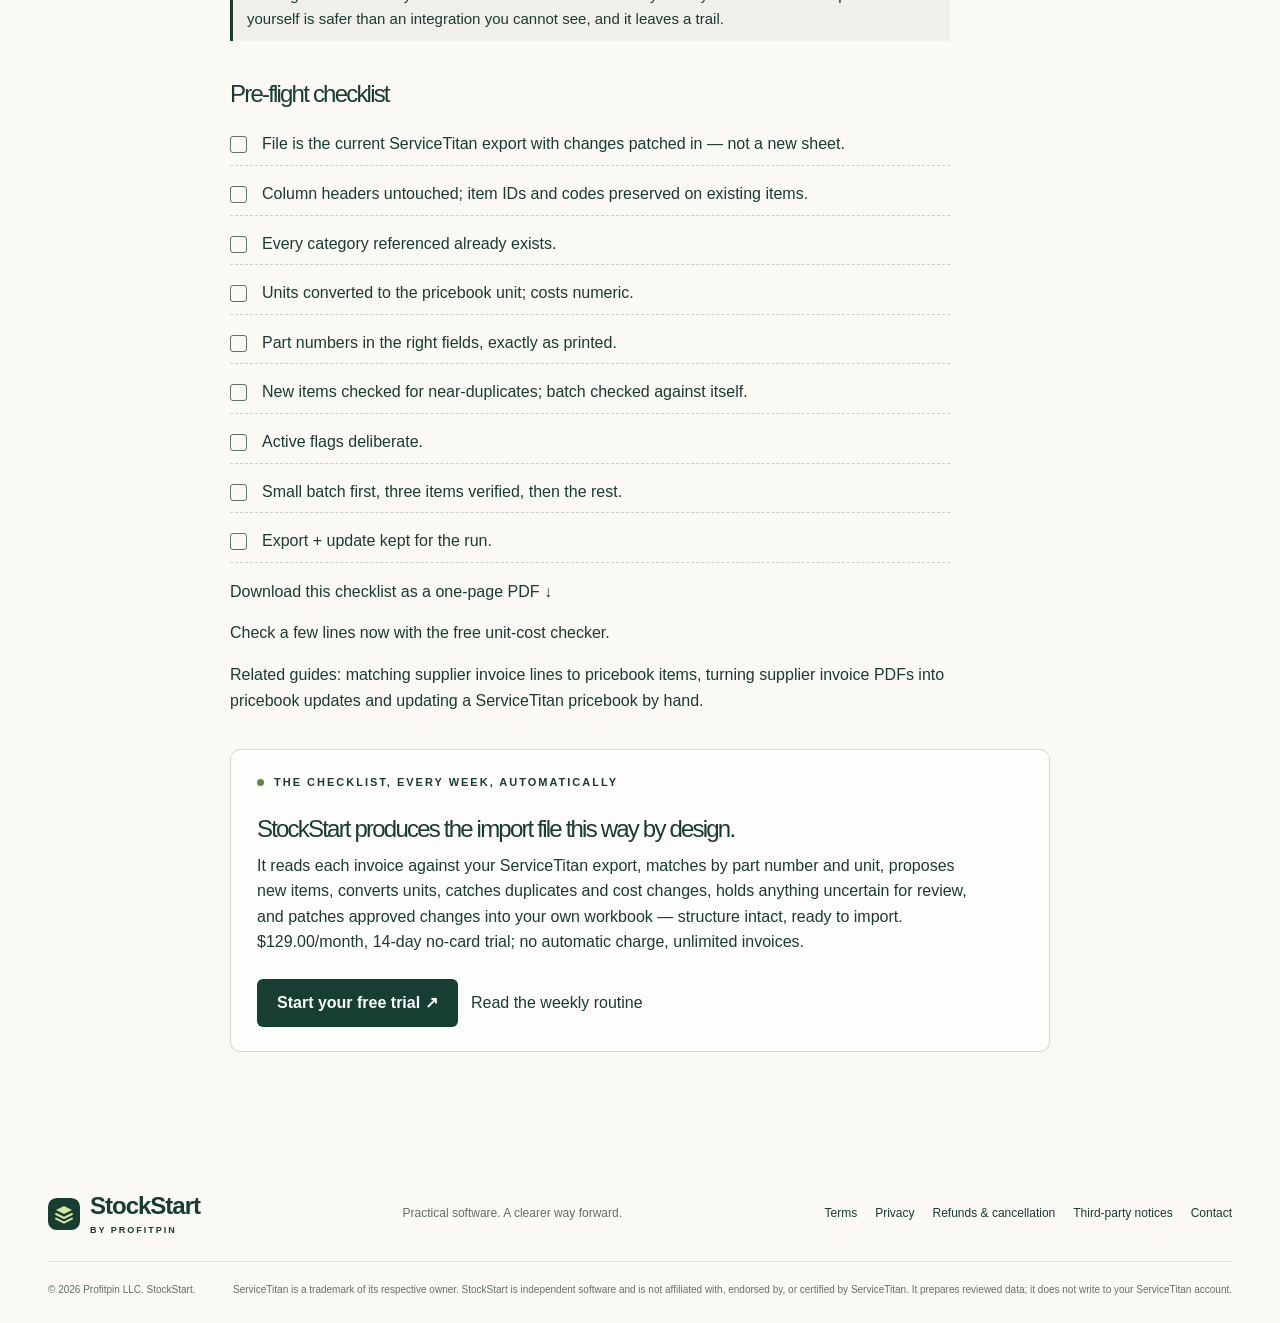
<file: servicetitan-pricebook-import-checklist.html>
<!DOCTYPE html>
<html lang="en">
<head>
<meta charset="utf-8">
<meta name="viewport" content="width=device-width,initial-scale=1">
<link rel="stylesheet" href="./styles.css">
<style>
  .legal-wrap { max-width: 980px; }
  .legal-intro { padding: 56px 0 8px; }
  .legal-intro h1 { font-size: clamp(38px, 4.4vw, 56px); letter-spacing: -2px; margin-bottom: 12px; }
  .legal-meta { font-size: 12px; letter-spacing: 1px; color: var(--muted); margin: 0 0 30px; }
  .legal-layout { display: grid; grid-template-columns: 220px 1fr; gap: 56px; align-items: start; padding-bottom: 80px; }
  .legal-toc { position: sticky; top: 24px; font-size: 12px; }
  .legal-toc strong { display: block; font-size: 10px; letter-spacing: 2px; color: #718341; margin-bottom: 10px; }
  .legal-toc a { display: block; padding: 6px 0; border-bottom: 1px solid var(--line); color: var(--muted); }
  .legal-toc a:hover { color: var(--ink); }
  .legal-body h2 { font-size: 24px; letter-spacing: -.6px; margin: 40px 0 10px; }
  .legal-body section:first-child h2 { margin-top: 0; }
  .legal-body p, .legal-body li { max-width: 68ch; font-size: 15.5px; line-height: 1.7; }
  .legal-body ul { padding-left: 22px; }
  .plain { border-left: 3px solid #718341; background: #f2f5e8; padding: 12px 16px; margin: 0 0 18px; max-width: 68ch; font-size: 15px; border-radius: 0 6px 6px 0; }
  .plain strong { display: block; font-size: 10px; letter-spacing: 2px; color: #718341; margin-bottom: 4px; }
  .legal-body code { font-family: Consolas, monospace; font-size: .92em; background: #eef0e7; padding: 1px 5px; border-radius: 3px; }
  .legal-body table { border-collapse: collapse; width: 100%; font-size: 14px; }
  .legal-body th, .legal-body td { text-align: left; padding: 8px 10px; border-bottom: 1px solid var(--line); vertical-align: top; }
  .legal-body th { font-size: 10px; letter-spacing: 1.5px; color: var(--muted); }
  .legal-links { display: flex; gap: 18px; flex-wrap: wrap; font-size: 12px; }
  @media (max-width: 860px) { .legal-layout { grid-template-columns: 1fr; gap: 20px; } .legal-toc { position: static; } }
</style>
<title>ServiceTitan Pricebook Import Checklist | StockStart</title>
<meta name="description" content="ServiceTitan pricebook import checklist: start from your own export, keep IDs and columns, check units, costs and duplicates, and import in batches you can verify.">
<link rel="canonical" href="https://getstockstart.com/servicetitan-pricebook-import-checklist.html">
<meta property="og:type" content="article"><meta property="og:site_name" content="StockStart"><meta property="og:title" content="ServiceTitan Pricebook Import Checklist"><meta property="og:description" content="ServiceTitan pricebook import checklist: start from your own export, keep IDs and columns, check units, costs and duplicates, and import in batches you can verify."><meta property="og:url" content="https://getstockstart.com/servicetitan-pricebook-import-checklist.html"><meta name="twitter:card" content="summary">

<style>
  .g{max-width:860px;margin:0 auto;padding:40px 20px 80px;line-height:1.6}
  .g h1{font-size:38px;line-height:1.1;margin:8px 0 14px}.g h2{font-size:24px;margin:40px 0 10px}.g h3{font-size:18px;margin:26px 0 6px}
  .g p,.g li{max-width:720px}.g ul,.g ol{padding-left:22px}.g li{margin-bottom:7px}
  .g .lede{font-size:18px;opacity:.85;max-width:720px}
  .g .toc{display:flex;flex-wrap:wrap;gap:6px 20px;font-size:13px;margin:10px 0 0;letter-spacing:.02em}.g .toc a{text-decoration:none;opacity:.8}.g .toc a:hover{opacity:1;text-decoration:underline}
  .g .cards{display:grid;grid-template-columns:repeat(auto-fit,minmax(200px,1fr));gap:12px;margin:16px 0 6px}
  .g .cards div{border:1px solid rgba(0,0,0,.15);border-radius:8px;padding:14px 16px;background:rgba(255,255,255,.55)}
  .g .cards .k{font-size:12px;letter-spacing:.06em;text-transform:uppercase;opacity:.7}.g .cards .v{margin-top:6px;font-size:15px}
  .g table{width:100%;border-collapse:collapse;font-size:15px;margin:12px 0 6px;background:rgba(255,255,255,.55)}
  .g th,.g td{text-align:left;padding:9px 11px;border-bottom:1px solid rgba(0,0,0,.15);vertical-align:top}.g th{font-size:12px;letter-spacing:.06em;text-transform:uppercase;opacity:.75;font-weight:600}
  .g .check{list-style:none;padding:0;max-width:720px}.g .check li{display:grid;grid-template-columns:24px 1fr;gap:8px;padding:8px 0;border-bottom:1px dashed rgba(0,0,0,.18)}.g .check li::before{content:"";width:15px;height:15px;border:1.5px solid currentColor;border-radius:3px;margin-top:5px;opacity:.7}
  .g .note{border-left:3px solid currentColor;padding:10px 14px;margin:14px 0;max-width:720px;background:rgba(0,0,0,.04);font-size:15px}
  .g .caution{background:rgba(160,40,40,.07);border-left-color:#7a2626}
  .g .cta{border:1px solid rgba(0,0,0,.15);border-radius:10px;padding:24px 26px;margin-top:36px;background:rgba(255,255,255,.6)}
  .g .cta h2{margin-top:0}.g .cta .btn{display:inline-block;padding:11px 20px;border-radius:6px;background:#173e32;color:#fff !important;text-decoration:none;font-weight:600;margin-top:8px}
  @media print{header,footer,.g .cta,.g .toc{display:none}.g{padding:0}}
</style>
<script type="application/ld+json">[{"@context": "https://schema.org", "@type": "HowTo", "name": "ServiceTitan Pricebook Import Checklist", "description": "ServiceTitan pricebook import checklist: start from your own export, keep IDs and columns, check units, costs and duplicates, and import in batches you can verify.", "step": [{"@type": "HowToStep", "name": "Start from your own export", "text": "Patch changes into the workbook ServiceTitan gave you so IDs, columns and categories are exactly what it expects."}, {"@type": "HowToStep", "name": "Check units and costs", "text": "Convert box/case/roll to the pricebook unit before comparing or writing a cost."}, {"@type": "HowToStep", "name": "Check for duplicates", "text": "Match on part number and unit; description-only matches are proposals to review."}, {"@type": "HowToStep", "name": "Import a small batch first", "text": "Verify a few items in the pricebook, then import the rest."}, {"@type": "HowToStep", "name": "Keep both files", "text": "The export you started from and the update you imported, per run."}]}, {"@context": "https://schema.org", "@type": "FAQPage", "mainEntity": [{"@type": "Question", "name": "Why does a pricebook import fail?", "acceptedAnswer": {"@type": "Answer", "text": "Usually a changed or missing column, an item ID that no longer matches, a unit or cost that fails validation, or a category that doesn't exist — all avoided by patching into your own export."}}, {"@type": "Question", "name": "Should I build the import file from scratch?", "acceptedAnswer": {"@type": "Answer", "text": "No. Start from ServiceTitan's own export so the structure is right; change only the cells you mean to change."}}, {"@type": "Question", "name": "How often should I import pricebook updates?", "acceptedAnswer": {"@type": "Answer", "text": "As often as invoices arrive — weekly for most shops — so each batch is small and easy to verify."}}]}]</script>
  <link rel="apple-touch-icon" href="/icon-512.png">
</head>
<body>
  <a class="skip" href="#main">Skip to content</a>
  <header class="header wrap">
    <a class="brand" href="./" aria-label="StockStart home"><img src="./mark.svg" width="38" height="38" alt=""><span>StockStart<small>BY PROFITPIN</small></span></a>
    <nav aria-label="Main navigation"><a href="./#product">The product</a><a href="./#how-it-works">How it works</a><a href="./#pricing">Pricing</a><a href="./#questions">Questions</a></nav>
    <a class="button small dark" href="https://app.getstockstart.com/signup">Start free trial <span aria-hidden="true">↗</span></a>
  </header>
  
<main class="g" id="main">
  <p class="eyebrow"><span class="dot"></span> STOCKSTART · GUIDE</p>
  <h1>ServiceTitan pricebook import checklist</h1>
  <p class="lede">An import that fails wastes ten minutes. An import that succeeds with the wrong units costs a month of mis-quoted jobs. Here is what to check before the file goes in — and how to make each run small enough to verify.</p>
  <nav class="toc" aria-label="On this page"><a href="#structure">Structure</a><a href="#values">Values</a><a href="#dupes">Duplicates</a><a href="#batches">Batches and verification</a><a href="#checklist">Checklist</a></nav>

  <h2 id="structure">Structure: start from your own export</h2>
  <ul>
    <li><b>Export first, then edit.</b> ServiceTitan's pricebook export has the exact column names, item IDs, codes and categories it will accept back. Patch your changes into that workbook. Never build an import file from a blank sheet.</li>
    <li><b>Keep the IDs.</b> An existing item keeps its ID and code; that is how an update lands on the right item instead of creating a twin.</li>
    <li><b>Don't rename or reorder columns.</b> A renamed header is a silent skip or a hard failure.</li>
    <li><b>Categories must already exist.</b> A new category is a separate step; an item pointing at a category that isn't there fails.</li>
  </ul>

  <h2 id="values">Values: units, costs, descriptions</h2>
  <table>
    <thead><tr><th>Field</th><th>Check</th><th>Typical mistake</th></tr></thead>
    <tbody>
      <tr><td>Unit of measure</td><td>The pricebook's unit (each, ft, lb), converted from the invoice's (box of 25, roll of 100)</td><td>Cost per box written as cost per each → 25× off</td></tr>
      <tr><td>Cost</td><td>Numeric, two decimals, no currency symbol or thousands separator</td><td>"$1,299.00" as text</td></tr>
      <tr><td>Description</td><td>One naming convention; the existing item's wording wins</td><td>Three spellings of the same fitting</td></tr>
      <tr><td>Part numbers</td><td>Vendor part number and manufacturer part number in their own fields, exactly as printed</td><td>Vendor number typed into the manufacturer field</td></tr>
      <tr><td>Active flag</td><td>Deliberate: retiring an item is a decision, not a side effect</td><td>Bulk import flips items inactive</td></tr>
    </tbody>
  </table>

  <h2 id="dupes">Duplicates: the thing imports create most</h2>
  <p>Before any line is added as new, match it against the export by <b>part number + unit</b>. A match is an update. A description-only match is a <i>proposal</i> for a person to confirm. Only a line that matches nothing becomes a new item — and even then, look for near-duplicates ("3/4 CU 90" vs "Copper elbow 3/4") once, so you don't create the twin you were trying to avoid. Also check the batch against itself: the same invoice received by email and from the portal is the same invoice.</p>

  <h2 id="batches">Batches and verification</h2>
  <ol>
    <li>Import a batch of 10–20 changes the first time.</li>
    <li>Open three of them in the pricebook: unit, cost, category, active flag.</li>
    <li>Import the rest.</li>
    <li>Keep the export you started from and the update you imported, together, per run — that is the answer to "when did this cost change and why".</li>
    <li>Next run starts from a fresh export, which already contains what you approved.</li>
  </ol>
  <div class="note">Nothing should write to your ServiceTitan tenant automatically. A file you reviewed and imported yourself is safer than an integration you cannot see, and it leaves a trail.</div>

  <h2 id="checklist">Pre-flight checklist</h2>
  <ul class="check">
    <li>File is the current ServiceTitan export with changes patched in — not a new sheet.</li>
    <li>Column headers untouched; item IDs and codes preserved on existing items.</li>
    <li>Every category referenced already exists.</li>
    <li>Units converted to the pricebook unit; costs numeric.</li>
    <li>Part numbers in the right fields, exactly as printed.</li>
    <li>New items checked for near-duplicates; batch checked against itself.</li>
    <li>Active flags deliberate.</li>
    <li>Small batch first, three items verified, then the rest.</li>
    <li>Export + update kept for the run.</li>
  </ul>
  <p><a href="servicetitan-pricebook-import-preflight.pdf" download>Download this checklist as a one-page PDF ↓</a></p>

  <p><a href="pricebook-unit-cost-checker.html">Check a few lines now with the free unit-cost checker.</a></p>
  <p>Related guides: <a href="vendor-invoice-pricebook-matching.html">matching supplier invoice lines to pricebook items</a>, <a href="supplier-invoice-pdf-to-pricebook.html">turning supplier invoice PDFs into pricebook updates</a> and <a href="servicetitan-pricebook-manual-update.html">updating a ServiceTitan pricebook by hand</a>.</p>
  <div class="cta">
    <p class="eyebrow"><span class="dot"></span> THE CHECKLIST, EVERY WEEK, AUTOMATICALLY</p>
    <h2>StockStart produces the import file this way by design.</h2>
    <p>It reads each invoice against your ServiceTitan export, matches by part number and unit, proposes new items, converts units, catches duplicates and cost changes, holds anything uncertain for review, and patches approved changes into your own workbook — structure intact, ready to import. $129.00/month, 14-day no-card trial; no automatic charge, unlimited invoices.</p>
    <a class="btn" href="https://app.getstockstart.com/signup">Start your free trial ↗</a> &nbsp; <a href="./servicetitan-pricebook-vendor-invoices.html">Read the weekly routine</a>
  </div>
</main>

  <footer class="wrap">
    <div class="footer-top"><a class="brand" href="./"><img src="./mark.svg" width="32" height="32" alt=""><span>StockStart<small>BY PROFITPIN</small></span></a><p>Practical software. A clearer way forward.</p><div class="legal-links"><a href="./terms.html">Terms</a><a href="./privacy.html">Privacy</a><a href="./refunds.html">Refunds &amp; cancellation</a><a href="./licenses.html">Third-party notices</a><a href="mailto:support@getstockstart.com">Contact</a></div></div>
    <div class="footer-bottom"><span>© 2026 Profitpin LLC. StockStart.</span><span>ServiceTitan is a trademark of its respective owner. StockStart is independent software and is not affiliated with, endorsed by, or certified by ServiceTitan. It prepares reviewed data; it does not write to your ServiceTitan account.</span></div>
  </footer>
<script src="/lead-source.js" defer></script></body>
</html>
</file>
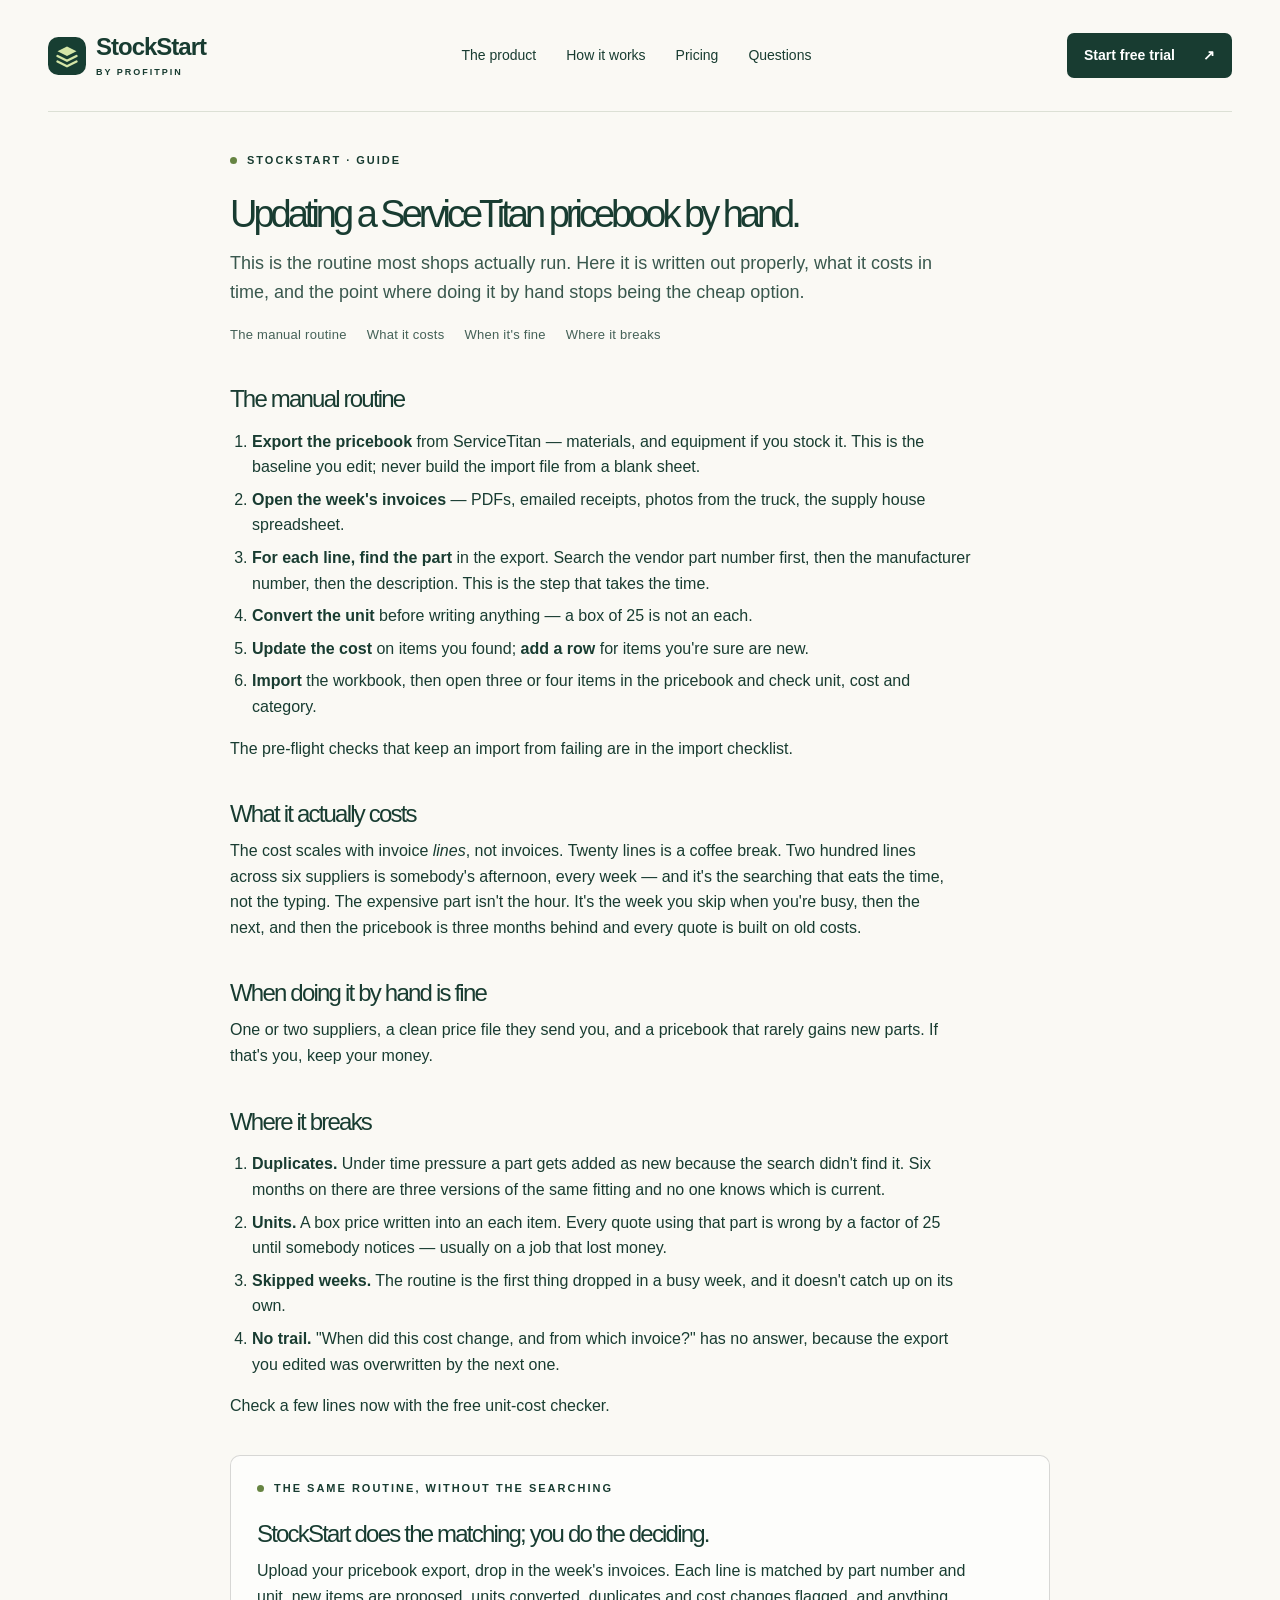
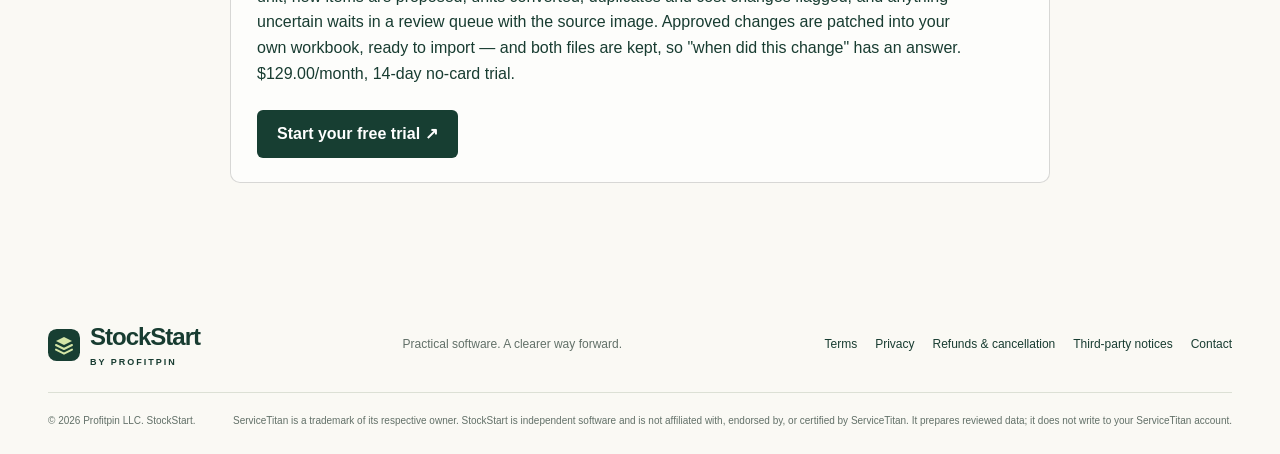
<file: servicetitan-pricebook-manual-update.html>
<!DOCTYPE html>
<html lang="en">
<head>
<meta charset="utf-8">
<meta name="viewport" content="width=device-width,initial-scale=1">
<link rel="stylesheet" href="./styles.css">
<style>
  .legal-wrap { max-width: 980px; }
  .legal-intro { padding: 56px 0 8px; }
  .legal-intro h1 { font-size: clamp(38px, 4.4vw, 56px); letter-spacing: -2px; margin-bottom: 12px; }
  .legal-meta { font-size: 12px; letter-spacing: 1px; color: var(--muted); margin: 0 0 30px; }
  .legal-layout { display: grid; grid-template-columns: 220px 1fr; gap: 56px; align-items: start; padding-bottom: 80px; }
  .legal-toc { position: sticky; top: 24px; font-size: 12px; }
  .legal-toc strong { display: block; font-size: 10px; letter-spacing: 2px; color: #718341; margin-bottom: 10px; }
  .legal-toc a { display: block; padding: 6px 0; border-bottom: 1px solid var(--line); color: var(--muted); }
  .legal-toc a:hover { color: var(--ink); }
  .legal-body h2 { font-size: 24px; letter-spacing: -.6px; margin: 40px 0 10px; }
  .legal-body section:first-child h2 { margin-top: 0; }
  .legal-body p, .legal-body li { max-width: 68ch; font-size: 15.5px; line-height: 1.7; }
  .legal-body ul { padding-left: 22px; }
  .plain { border-left: 3px solid #718341; background: #f2f5e8; padding: 12px 16px; margin: 0 0 18px; max-width: 68ch; font-size: 15px; border-radius: 0 6px 6px 0; }
  .plain strong { display: block; font-size: 10px; letter-spacing: 2px; color: #718341; margin-bottom: 4px; }
  .legal-body code { font-family: Consolas, monospace; font-size: .92em; background: #eef0e7; padding: 1px 5px; border-radius: 3px; }
  .legal-body table { border-collapse: collapse; width: 100%; font-size: 14px; }
  .legal-body th, .legal-body td { text-align: left; padding: 8px 10px; border-bottom: 1px solid var(--line); vertical-align: top; }
  .legal-body th { font-size: 10px; letter-spacing: 1.5px; color: var(--muted); }
  .legal-links { display: flex; gap: 18px; flex-wrap: wrap; font-size: 12px; }
  @media (max-width: 860px) { .legal-layout { grid-template-columns: 1fr; gap: 20px; } .legal-toc { position: static; } }
</style>
<title>Manually Update a ServiceTitan Pricebook | StockStart</title>
<meta name="description" content="How shops update a ServiceTitan pricebook manually from supplier invoices — the export, the lookup, the retype, the import — what it actually costs in time and errors, and when to stop doing it that way.">
<link rel="canonical" href="https://getstockstart.com/servicetitan-pricebook-manual-update.html">
<meta property="og:type" content="article"><meta property="og:site_name" content="StockStart"><meta property="og:title" content="Manually Update a ServiceTitan Pricebook | StockStart"><meta property="og:description" content="How shops update a ServiceTitan pricebook manually from supplier invoices — the export, the lookup, the retype, the import — what it actually costs in time and errors, and when to stop doing it that way."><meta property="og:url" content="https://getstockstart.com/servicetitan-pricebook-manual-update.html"><meta name="twitter:card" content="summary">

<style>
  .g{max-width:860px;margin:0 auto;padding:40px 20px 80px;line-height:1.6}
  .g h1{font-size:38px;line-height:1.1;margin:8px 0 14px}.g h2{font-size:24px;margin:40px 0 10px}.g h3{font-size:18px;margin:26px 0 6px}
  .g p,.g li{max-width:720px}.g ul,.g ol{padding-left:22px}.g li{margin-bottom:7px}
  .g .lede{font-size:18px;opacity:.85;max-width:720px}
  .g .toc{display:flex;flex-wrap:wrap;gap:6px 20px;font-size:13px;margin:10px 0 0;letter-spacing:.02em}.g .toc a{text-decoration:none;opacity:.8}.g .toc a:hover{opacity:1;text-decoration:underline}
  .g .cards{display:grid;grid-template-columns:repeat(auto-fit,minmax(200px,1fr));gap:12px;margin:16px 0 6px}
  .g .cards div{border:1px solid rgba(0,0,0,.15);border-radius:8px;padding:14px 16px;background:rgba(255,255,255,.55)}
  .g .cards .k{font-size:12px;letter-spacing:.06em;text-transform:uppercase;opacity:.7}.g .cards .v{margin-top:6px;font-size:15px}
  .g table{width:100%;border-collapse:collapse;font-size:15px;margin:12px 0 6px;background:rgba(255,255,255,.55)}
  .g th,.g td{text-align:left;padding:9px 11px;border-bottom:1px solid rgba(0,0,0,.15);vertical-align:top}.g th{font-size:12px;letter-spacing:.06em;text-transform:uppercase;opacity:.75;font-weight:600}
  .g .check{list-style:none;padding:0;max-width:720px}.g .check li{display:grid;grid-template-columns:24px 1fr;gap:8px;padding:8px 0;border-bottom:1px dashed rgba(0,0,0,.18)}.g .check li::before{content:"";width:15px;height:15px;border:1.5px solid currentColor;border-radius:3px;margin-top:5px;opacity:.7}
  .g .note{border-left:3px solid currentColor;padding:10px 14px;margin:14px 0;max-width:720px;background:rgba(0,0,0,.04);font-size:15px}
  .g .caution{background:rgba(160,40,40,.07);border-left-color:#7a2626}
  .g .cta{border:1px solid rgba(0,0,0,.15);border-radius:10px;padding:24px 26px;margin-top:36px;background:rgba(255,255,255,.6)}
  .g .cta h2{margin-top:0}.g .cta .btn{display:inline-block;padding:11px 20px;border-radius:6px;background:#173e32;color:#fff !important;text-decoration:none;font-weight:600;margin-top:8px}
  @media print{header,footer,.g .cta,.g .toc{display:none}.g{padding:0}}
</style>
<script type="application/ld+json">[{"@context": "https://schema.org", "@type": "HowTo", "name": "Updating a ServiceTitan pricebook by hand: the routine, the time it takes, and where it breaks", "description": "How shops update a ServiceTitan pricebook manually from supplier invoices — the export, the lookup, the retype, the import — what it actually costs in time and errors, and when to stop doing it that way.", "step": [{"@type": "HowToStep", "name": "Export the pricebook", "text": "Materials and equipment from ServiceTitan; this is the baseline."}, {"@type": "HowToStep", "name": "Work through each invoice line", "text": "Find the part in the export, or decide it's new."}, {"@type": "HowToStep", "name": "Convert the unit", "text": "Box, case or roll to the pricebook's unit before writing a cost."}, {"@type": "HowToStep", "name": "Update or add the row", "text": "Change the cost on existing items; add genuinely new ones with part numbers."}, {"@type": "HowToStep", "name": "Import and verify", "text": "Import the workbook and check a sample of items in the pricebook."}]}, {"@context": "https://schema.org", "@type": "FAQPage", "mainEntity": [{"@type": "Question", "name": "How do you update a ServiceTitan pricebook from supplier invoices?", "acceptedAnswer": {"@type": "Answer", "text": "Export the pricebook, match each invoice line to an existing item by part number and unit, update costs, add genuinely new items, then import the workbook back and verify a sample."}}, {"@type": "Question", "name": "How long does a manual pricebook update take?", "acceptedAnswer": {"@type": "Answer", "text": "It scales with invoice lines, not invoices — a week of deliveries is commonly an hour or two of matching and typing, and it is the matching, not the typing, that takes the time."}}, {"@type": "Question", "name": "Why do duplicate items appear in a ServiceTitan pricebook?", "acceptedAnswer": {"@type": "Answer", "text": "Because a part is added as new when it already exists under a different description or part number — the match was done by eye, or skipped when the office was busy."}}]}]</script>
  <link rel="apple-touch-icon" href="/icon-512.png">
</head>
<body>
  <a class="skip" href="#main">Skip to content</a>
  <header class="header wrap">
    <a class="brand" href="./" aria-label="StockStart home"><img src="./mark.svg" width="38" height="38" alt=""><span>StockStart<small>BY PROFITPIN</small></span></a>
    <nav aria-label="Main navigation"><a href="./#product">The product</a><a href="./#how-it-works">How it works</a><a href="./#pricing">Pricing</a><a href="./#questions">Questions</a></nav>
    <a class="button small dark" href="https://app.getstockstart.com/signup">Start free trial <span aria-hidden="true">↗</span></a>
  </header>
  
<main class="g" id="main">
  <p class="eyebrow"><span class="dot"></span> STOCKSTART · GUIDE</p>
  <h1>Updating a ServiceTitan pricebook by hand.</h1>
  <p class="lede">This is the routine most shops actually run. Here it is written out properly, what it costs in time, and the point where doing it by hand stops being the cheap option.</p>
  <nav class="toc" aria-label="On this page"><a href="#routine">The manual routine</a><a href="#time">What it costs</a><a href="#enough">When it's fine</a><a href="#breaks">Where it breaks</a></nav>

  <h2 id="routine">The manual routine</h2>
  <ol>
    <li><b>Export the pricebook</b> from ServiceTitan — materials, and equipment if you stock it. This is the baseline you edit; never build the import file from a blank sheet.</li>
    <li><b>Open the week's invoices</b> — PDFs, emailed receipts, photos from the truck, the supply house spreadsheet.</li>
    <li><b>For each line, find the part</b> in the export. Search the vendor part number first, then the manufacturer number, then the description. This is the step that takes the time.</li>
    <li><b>Convert the unit</b> before writing anything — a box of 25 is not an each.</li>
    <li><b>Update the cost</b> on items you found; <b>add a row</b> for items you're sure are new.</li>
    <li><b>Import</b> the workbook, then open three or four items in the pricebook and check unit, cost and category.</li>
  </ol>
  <p>The pre-flight checks that keep an import from failing are in the <a href="./servicetitan-pricebook-import-checklist.html">import checklist</a>.</p>

  <h2 id="time">What it actually costs</h2>
  <p>The cost scales with invoice <i>lines</i>, not invoices. Twenty lines is a coffee break. Two hundred lines across six suppliers is somebody's afternoon, every week — and it's the searching that eats the time, not the typing. The expensive part isn't the hour. It's the week you skip when you're busy, then the next, and then the pricebook is three months behind and every quote is built on old costs.</p>

  <h2 id="enough">When doing it by hand is fine</h2>
  <p>One or two suppliers, a clean price file they send you, and a pricebook that rarely gains new parts. If that's you, keep your money.</p>

  <h2 id="breaks">Where it breaks</h2>
  <ol>
    <li><b>Duplicates.</b> Under time pressure a part gets added as new because the search didn't find it. Six months on there are three versions of the same fitting and no one knows which is current.</li>
    <li><b>Units.</b> A box price written into an each item. Every quote using that part is wrong by a factor of 25 until somebody notices — usually on a job that lost money.</li>
    <li><b>Skipped weeks.</b> The routine is the first thing dropped in a busy week, and it doesn't catch up on its own.</li>
    <li><b>No trail.</b> "When did this cost change, and from which invoice?" has no answer, because the export you edited was overwritten by the next one.</li>
  </ol>

  <p><a href="pricebook-unit-cost-checker.html">Check a few lines now with the free unit-cost checker.</a></p>
  <div class="cta">
    <p class="eyebrow"><span class="dot"></span> THE SAME ROUTINE, WITHOUT THE SEARCHING</p>
    <h2>StockStart does the matching; you do the deciding.</h2>
    <p>Upload your pricebook export, drop in the week's invoices. Each line is matched by part number and unit, new items are proposed, units converted, duplicates and cost changes flagged, and anything uncertain waits in a review queue with the source image. Approved changes are patched into your own workbook, ready to import — and both files are kept, so "when did this change" has an answer. $129.00/month, 14-day no-card trial.</p>
    <a class="btn" href="https://app.getstockstart.com/signup">Start your free trial ↗</a>
  </div>
</main>

  <footer class="wrap">
    <div class="footer-top"><a class="brand" href="./"><img src="./mark.svg" width="32" height="32" alt=""><span>StockStart<small>BY PROFITPIN</small></span></a><p>Practical software. A clearer way forward.</p><div class="legal-links"><a href="./terms.html">Terms</a><a href="./privacy.html">Privacy</a><a href="./refunds.html">Refunds &amp; cancellation</a><a href="./licenses.html">Third-party notices</a><a href="mailto:support@getstockstart.com">Contact</a></div></div>
    <div class="footer-bottom"><span>© 2026 Profitpin LLC. StockStart.</span><span>ServiceTitan is a trademark of its respective owner. StockStart is independent software and is not affiliated with, endorsed by, or certified by ServiceTitan. It prepares reviewed data; it does not write to your ServiceTitan account.</span></div>
  </footer>
<script src="/lead-source.js" defer></script></body>
</html>
</file>
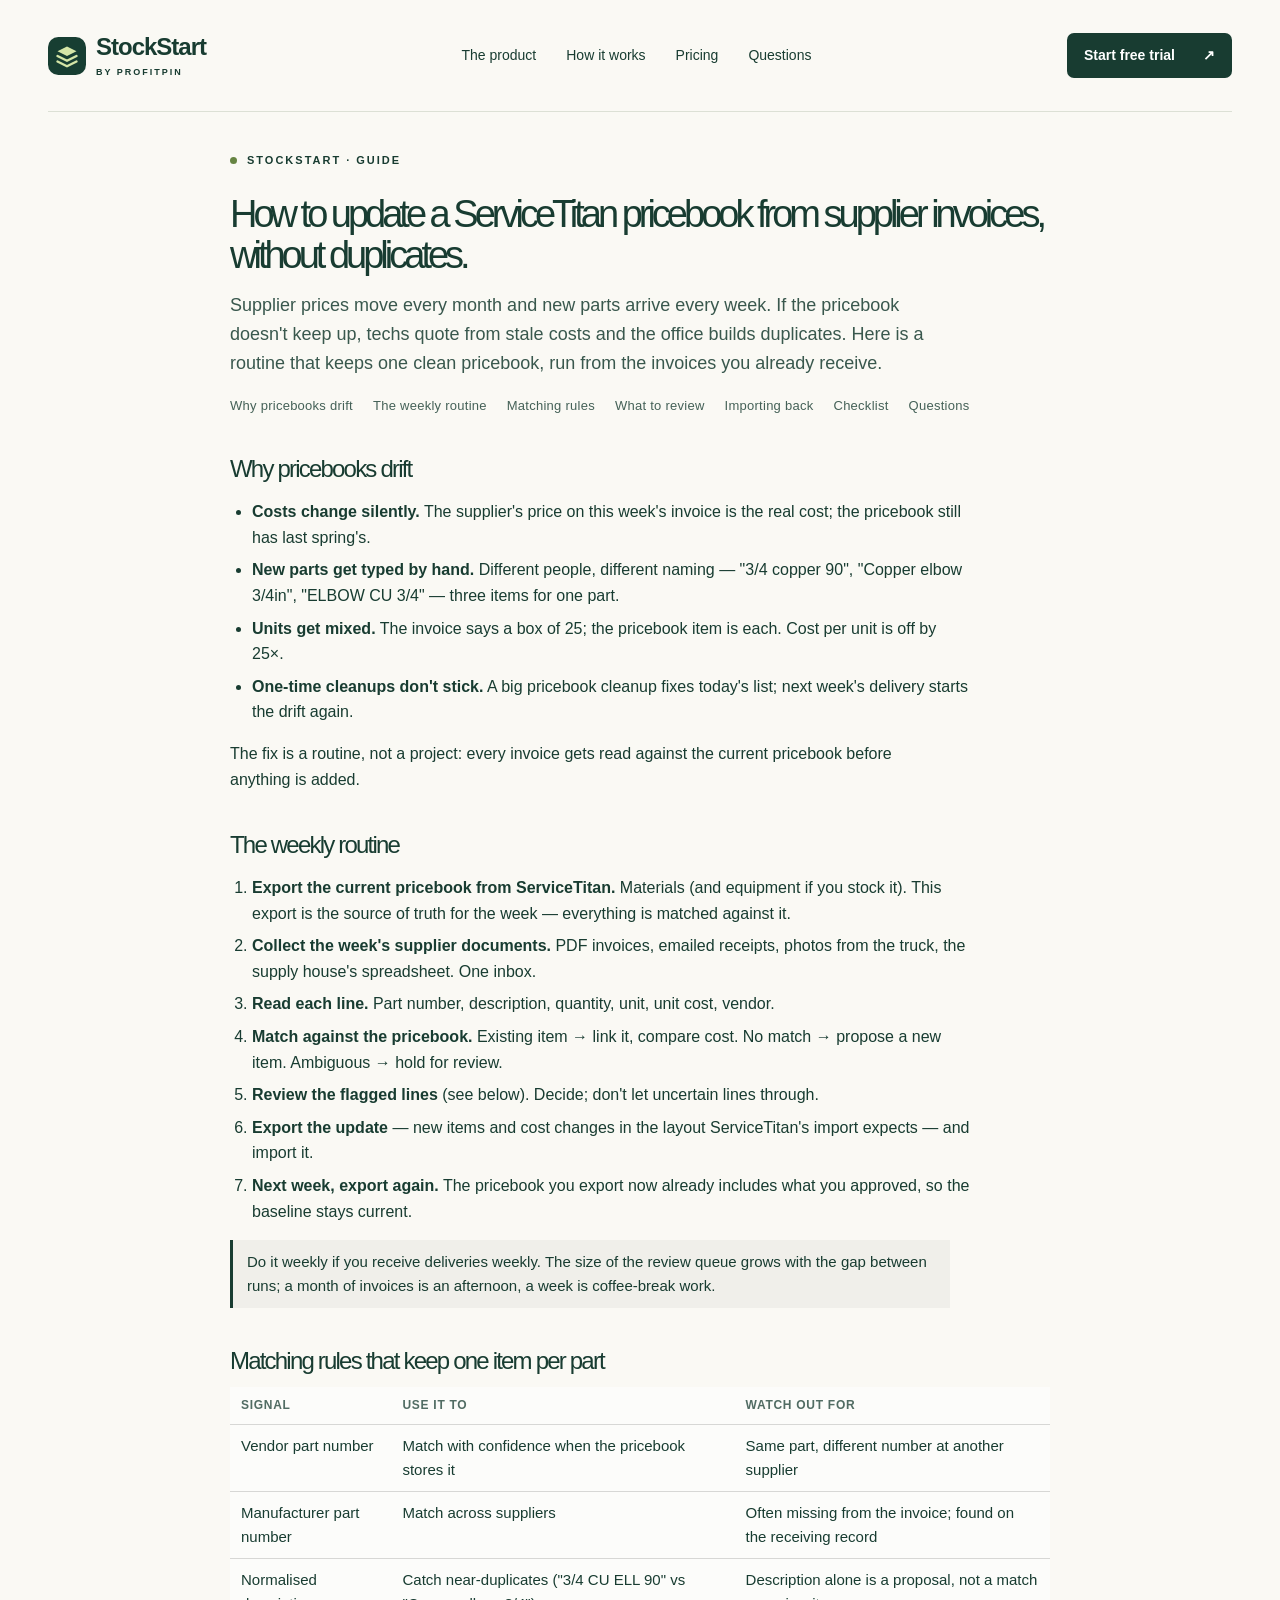
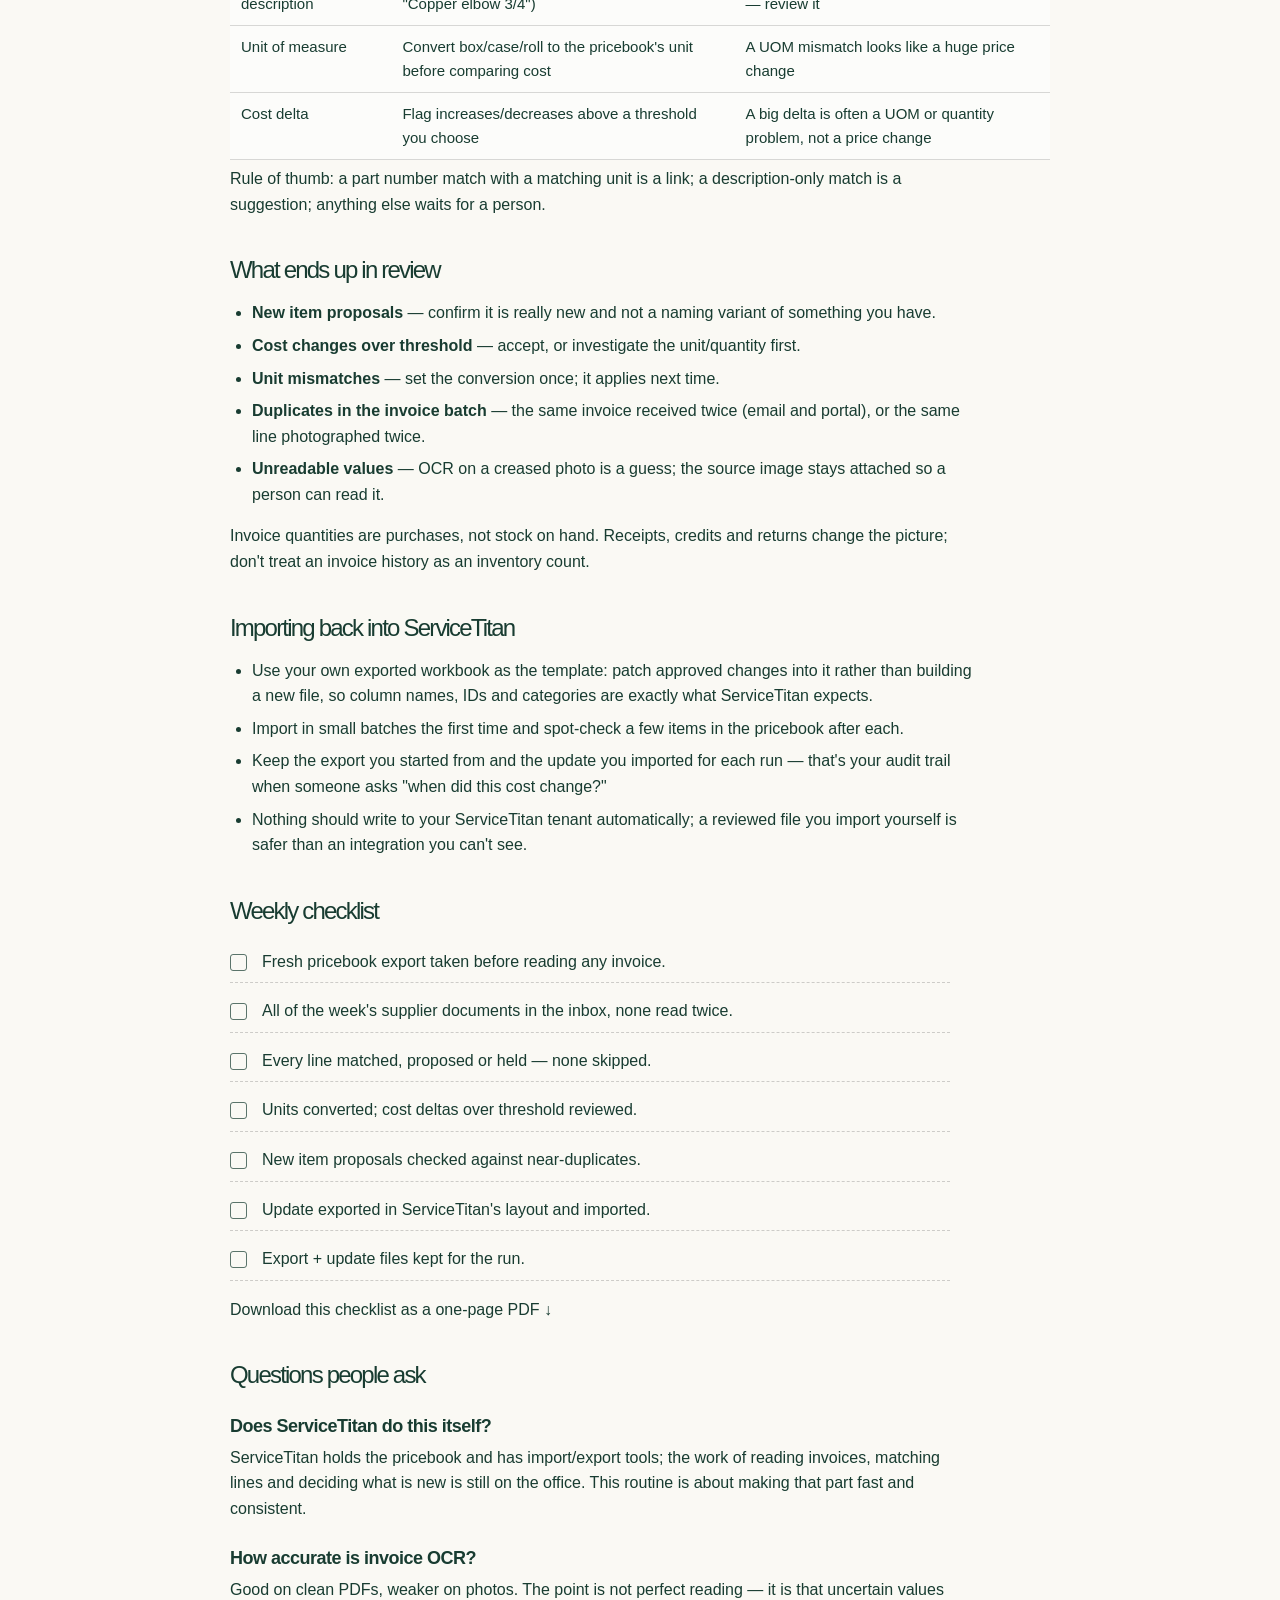
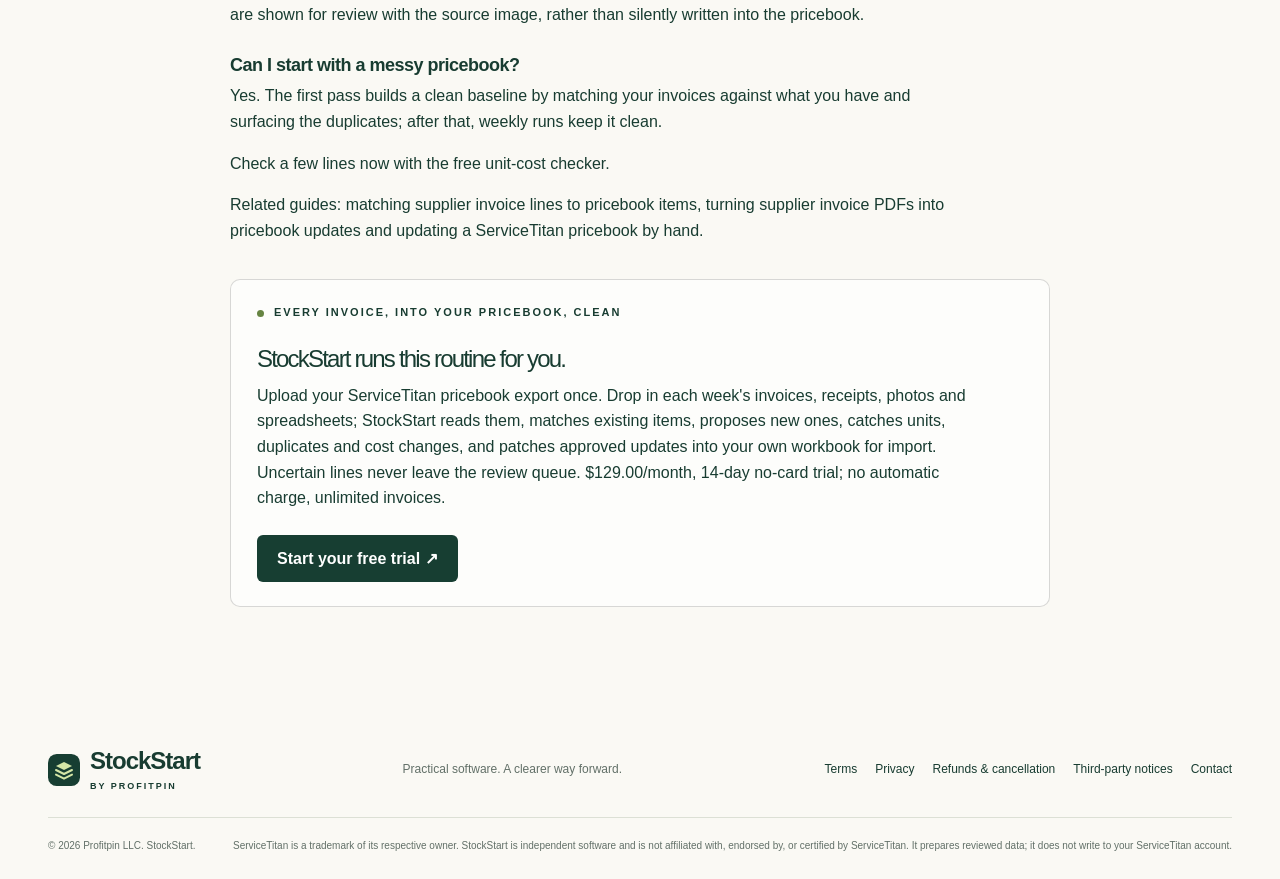
<file: servicetitan-pricebook-vendor-invoices.html>
<!DOCTYPE html>
<html lang="en">
<head>
<meta charset="utf-8">
<meta name="viewport" content="width=device-width,initial-scale=1">
<link rel="stylesheet" href="./styles.css">
<style>
  .legal-wrap { max-width: 980px; }
  .legal-intro { padding: 56px 0 8px; }
  .legal-intro h1 { font-size: clamp(38px, 4.4vw, 56px); letter-spacing: -2px; margin-bottom: 12px; }
  .legal-meta { font-size: 12px; letter-spacing: 1px; color: var(--muted); margin: 0 0 30px; }
  .legal-layout { display: grid; grid-template-columns: 220px 1fr; gap: 56px; align-items: start; padding-bottom: 80px; }
  .legal-toc { position: sticky; top: 24px; font-size: 12px; }
  .legal-toc strong { display: block; font-size: 10px; letter-spacing: 2px; color: #718341; margin-bottom: 10px; }
  .legal-toc a { display: block; padding: 6px 0; border-bottom: 1px solid var(--line); color: var(--muted); }
  .legal-toc a:hover { color: var(--ink); }
  .legal-body h2 { font-size: 24px; letter-spacing: -.6px; margin: 40px 0 10px; }
  .legal-body section:first-child h2 { margin-top: 0; }
  .legal-body p, .legal-body li { max-width: 68ch; font-size: 15.5px; line-height: 1.7; }
  .legal-body ul { padding-left: 22px; }
  .plain { border-left: 3px solid #718341; background: #f2f5e8; padding: 12px 16px; margin: 0 0 18px; max-width: 68ch; font-size: 15px; border-radius: 0 6px 6px 0; }
  .plain strong { display: block; font-size: 10px; letter-spacing: 2px; color: #718341; margin-bottom: 4px; }
  .legal-body code { font-family: Consolas, monospace; font-size: .92em; background: #eef0e7; padding: 1px 5px; border-radius: 3px; }
  .legal-body table { border-collapse: collapse; width: 100%; font-size: 14px; }
  .legal-body th, .legal-body td { text-align: left; padding: 8px 10px; border-bottom: 1px solid var(--line); vertical-align: top; }
  .legal-body th { font-size: 10px; letter-spacing: 1.5px; color: var(--muted); }
  .legal-links { display: flex; gap: 18px; flex-wrap: wrap; font-size: 12px; }
  @media (max-width: 860px) { .legal-layout { grid-template-columns: 1fr; gap: 20px; } .legal-toc { position: static; } }
</style>
<title>Update a ServiceTitan Pricebook from Invoices | StockStart</title>
<meta name="description" content="For HVAC, plumbing and electrical teams: match supplier invoices to an exported ServiceTitan pricebook, review cost changes and prepare a manual import.">
<link rel="canonical" href="https://getstockstart.com/servicetitan-pricebook-vendor-invoices.html">
<meta property="og:type" content="article"><meta property="og:site_name" content="StockStart"><meta property="og:title" content="Update a ServiceTitan Pricebook from Invoices | StockStart"><meta property="og:description" content="For HVAC, plumbing and electrical teams: match supplier invoices to an exported ServiceTitan pricebook, review cost changes and prepare a manual import."><meta property="og:url" content="https://getstockstart.com/servicetitan-pricebook-vendor-invoices.html"><meta name="twitter:card" content="summary">

<style>
  .g{max-width:860px;margin:0 auto;padding:40px 20px 80px;line-height:1.6}
  .g h1{font-size:38px;line-height:1.1;margin:8px 0 14px}.g h2{font-size:24px;margin:40px 0 10px}.g h3{font-size:18px;margin:26px 0 6px}
  .g p,.g li{max-width:720px}.g ul,.g ol{padding-left:22px}.g li{margin-bottom:7px}
  .g .lede{font-size:18px;opacity:.85;max-width:720px}
  .g .toc{display:flex;flex-wrap:wrap;gap:6px 20px;font-size:13px;margin:10px 0 0;letter-spacing:.02em}.g .toc a{text-decoration:none;opacity:.8}.g .toc a:hover{opacity:1;text-decoration:underline}
  .g .cards{display:grid;grid-template-columns:repeat(auto-fit,minmax(200px,1fr));gap:12px;margin:16px 0 6px}
  .g .cards div{border:1px solid rgba(0,0,0,.15);border-radius:8px;padding:14px 16px;background:rgba(255,255,255,.55)}
  .g .cards .k{font-size:12px;letter-spacing:.06em;text-transform:uppercase;opacity:.7}.g .cards .v{margin-top:6px;font-size:15px}
  .g table{width:100%;border-collapse:collapse;font-size:15px;margin:12px 0 6px;background:rgba(255,255,255,.55)}
  .g th,.g td{text-align:left;padding:9px 11px;border-bottom:1px solid rgba(0,0,0,.15);vertical-align:top}.g th{font-size:12px;letter-spacing:.06em;text-transform:uppercase;opacity:.75;font-weight:600}
  .g .check{list-style:none;padding:0;max-width:720px}.g .check li{display:grid;grid-template-columns:24px 1fr;gap:8px;padding:8px 0;border-bottom:1px dashed rgba(0,0,0,.18)}.g .check li::before{content:"";width:15px;height:15px;border:1.5px solid currentColor;border-radius:3px;margin-top:5px;opacity:.7}
  .g .note{border-left:3px solid currentColor;padding:10px 14px;margin:14px 0;max-width:720px;background:rgba(0,0,0,.04);font-size:15px}
  .g .caution{background:rgba(160,40,40,.07);border-left-color:#7a2626}
  .g .cta{border:1px solid rgba(0,0,0,.15);border-radius:10px;padding:24px 26px;margin-top:36px;background:rgba(255,255,255,.6)}
  .g .cta h2{margin-top:0}.g .cta .btn{display:inline-block;padding:11px 20px;border-radius:6px;background:#173e32;color:#fff !important;text-decoration:none;font-weight:600;margin-top:8px}
  @media print{header,footer,.g .cta,.g .toc{display:none}.g{padding:0}}
</style>
<script type="application/ld+json">[{"@context": "https://schema.org", "@type": "HowTo", "name": "How to keep a ServiceTitan pricebook current from vendor invoices (without duplicates)", "description": "A routine for HVAC, plumbing and electrical shops: export the pricebook once, read each supplier invoice against it, match existing items, catch new parts and price changes, and import clean updates back — weekly, without duplicate items.", "step": [{"@type": "HowToStep", "name": "Export the current pricebook", "text": "Export materials and equipment from ServiceTitan; this is the baseline for the week."}, {"@type": "HowToStep", "name": "Collect the week's supplier documents", "text": "PDF invoices, emailed receipts, photos and supplier spreadsheets in one inbox."}, {"@type": "HowToStep", "name": "Read and match each line", "text": "Match by vendor or manufacturer part number and unit; description-only matches are proposals."}, {"@type": "HowToStep", "name": "Review the flagged lines", "text": "New item proposals, cost changes over threshold, unit mismatches, duplicates and unreadable values."}, {"@type": "HowToStep", "name": "Export and import the update", "text": "Patch approved changes into your own exported workbook and import it into ServiceTitan."}]}, {"@context": "https://schema.org", "@type": "FAQPage", "mainEntity": [{"@type": "Question", "name": "Does ServiceTitan update the pricebook from vendor invoices itself?", "acceptedAnswer": {"@type": "Answer", "text": "ServiceTitan provides the pricebook and import/export tools; reading invoices, matching lines and deciding what is new remains office work."}}, {"@type": "Question", "name": "How accurate is OCR on supplier invoices?", "acceptedAnswer": {"@type": "Answer", "text": "Good on clean PDFs and weaker on photos; uncertain values should be reviewed against the source image rather than written into the pricebook."}}, {"@type": "Question", "name": "Can I start with a messy ServiceTitan pricebook?", "acceptedAnswer": {"@type": "Answer", "text": "Yes. The first pass builds a clean baseline by matching invoices against existing items and surfacing duplicates."}}]}]</script>
  <link rel="apple-touch-icon" href="/icon-512.png">
</head>
<body>
  <a class="skip" href="#main">Skip to content</a>
  <header class="header wrap">
    <a class="brand" href="./" aria-label="StockStart home"><img src="./mark.svg" width="38" height="38" alt=""><span>StockStart<small>BY PROFITPIN</small></span></a>
    <nav aria-label="Main navigation"><a href="./#product">The product</a><a href="./#how-it-works">How it works</a><a href="./#pricing">Pricing</a><a href="./#questions">Questions</a></nav>
    <a class="button small dark" href="https://app.getstockstart.com/signup">Start free trial <span aria-hidden="true">↗</span></a>
  </header>
  
<main class="g" id="main">
  <p class="eyebrow"><span class="dot"></span> STOCKSTART · GUIDE</p>
  <h1>How to update a ServiceTitan pricebook from supplier invoices, without duplicates.</h1>
  <p class="lede">Supplier prices move every month and new parts arrive every week. If the pricebook doesn't keep up, techs quote from stale costs and the office builds duplicates. Here is a routine that keeps one clean pricebook, run from the invoices you already receive.</p>
  <nav class="toc" aria-label="On this page"><a href="#why">Why pricebooks drift</a><a href="#routine">The weekly routine</a><a href="#match">Matching rules</a><a href="#exceptions">What to review</a><a href="#import">Importing back</a><a href="#checklist">Checklist</a><a href="#faq">Questions</a></nav>

  <h2 id="why">Why pricebooks drift</h2>
  <ul>
    <li><b>Costs change silently.</b> The supplier's price on this week's invoice is the real cost; the pricebook still has last spring's.</li>
    <li><b>New parts get typed by hand.</b> Different people, different naming — "3/4 copper 90", "Copper elbow 3/4in", "ELBOW CU 3/4" — three items for one part.</li>
    <li><b>Units get mixed.</b> The invoice says a box of 25; the pricebook item is each. Cost per unit is off by 25×.</li>
    <li><b>One-time cleanups don't stick.</b> A big pricebook cleanup fixes today's list; next week's delivery starts the drift again.</li>
  </ul>
  <p>The fix is a routine, not a project: every invoice gets read against the current pricebook before anything is added.</p>

  <h2 id="routine">The weekly routine</h2>
  <ol>
    <li><b>Export the current pricebook from ServiceTitan.</b> Materials (and equipment if you stock it). This export is the source of truth for the week — everything is matched against it.</li>
    <li><b>Collect the week's supplier documents.</b> PDF invoices, emailed receipts, photos from the truck, the supply house's spreadsheet. One inbox.</li>
    <li><b>Read each line.</b> Part number, description, quantity, unit, unit cost, vendor.</li>
    <li><b>Match against the pricebook.</b> Existing item → link it, compare cost. No match → propose a new item. Ambiguous → hold for review.</li>
    <li><b>Review the flagged lines</b> (see below). Decide; don't let uncertain lines through.</li>
    <li><b>Export the update</b> — new items and cost changes in the layout ServiceTitan's import expects — and import it.</li>
    <li><b>Next week, export again.</b> The pricebook you export now already includes what you approved, so the baseline stays current.</li>
  </ol>
  <div class="note">Do it weekly if you receive deliveries weekly. The size of the review queue grows with the gap between runs; a month of invoices is an afternoon, a week is coffee-break work.</div>

  <h2 id="match">Matching rules that keep one item per part</h2>
  <table>
    <thead><tr><th>Signal</th><th>Use it to</th><th>Watch out for</th></tr></thead>
    <tbody>
      <tr><td>Vendor part number</td><td>Match with confidence when the pricebook stores it</td><td>Same part, different number at another supplier</td></tr>
      <tr><td>Manufacturer part number</td><td>Match across suppliers</td><td>Often missing from the invoice; found on the receiving record</td></tr>
      <tr><td>Normalised description</td><td>Catch near-duplicates ("3/4 CU ELL 90" vs "Copper elbow 3/4")</td><td>Description alone is a proposal, not a match — review it</td></tr>
      <tr><td>Unit of measure</td><td>Convert box/case/roll to the pricebook's unit before comparing cost</td><td>A UOM mismatch looks like a huge price change</td></tr>
      <tr><td>Cost delta</td><td>Flag increases/decreases above a threshold you choose</td><td>A big delta is often a UOM or quantity problem, not a price change</td></tr>
    </tbody>
  </table>
  <p>Rule of thumb: a part number match with a matching unit is a link; a description-only match is a suggestion; anything else waits for a person.</p>

  <h2 id="exceptions">What ends up in review</h2>
  <ul>
    <li><b>New item proposals</b> — confirm it is really new and not a naming variant of something you have.</li>
    <li><b>Cost changes over threshold</b> — accept, or investigate the unit/quantity first.</li>
    <li><b>Unit mismatches</b> — set the conversion once; it applies next time.</li>
    <li><b>Duplicates in the invoice batch</b> — the same invoice received twice (email and portal), or the same line photographed twice.</li>
    <li><b>Unreadable values</b> — OCR on a creased photo is a guess; the source image stays attached so a person can read it.</li>
  </ul>
  <p>Invoice quantities are purchases, not stock on hand. Receipts, credits and returns change the picture; don't treat an invoice history as an inventory count.</p>

  <h2 id="import">Importing back into ServiceTitan</h2>
  <ul>
    <li>Use your own exported workbook as the template: patch approved changes into it rather than building a new file, so column names, IDs and categories are exactly what ServiceTitan expects.</li>
    <li>Import in small batches the first time and spot-check a few items in the pricebook after each.</li>
    <li>Keep the export you started from and the update you imported for each run — that's your audit trail when someone asks "when did this cost change?"</li>
    <li>Nothing should write to your ServiceTitan tenant automatically; a reviewed file you import yourself is safer than an integration you can't see.</li>
  </ul>

  <h2 id="checklist">Weekly checklist</h2>
  <ul class="check">
    <li>Fresh pricebook export taken before reading any invoice.</li>
    <li>All of the week's supplier documents in the inbox, none read twice.</li>
    <li>Every line matched, proposed or held — none skipped.</li>
    <li>Units converted; cost deltas over threshold reviewed.</li>
    <li>New item proposals checked against near-duplicates.</li>
    <li>Update exported in ServiceTitan's layout and imported.</li>
    <li>Export + update files kept for the run.</li>
  </ul>
  <p><a href="servicetitan-pricebook-weekly-checklist.pdf" download>Download this checklist as a one-page PDF ↓</a></p>

  <h2 id="faq">Questions people ask</h2>
  <h3>Does ServiceTitan do this itself?</h3><p>ServiceTitan holds the pricebook and has import/export tools; the work of reading invoices, matching lines and deciding what is new is still on the office. This routine is about making that part fast and consistent.</p>
  <h3>How accurate is invoice OCR?</h3><p>Good on clean PDFs, weaker on photos. The point is not perfect reading — it is that uncertain values are shown for review with the source image, rather than silently written into the pricebook.</p>
  <h3>Can I start with a messy pricebook?</h3><p>Yes. The first pass builds a clean baseline by matching your invoices against what you have and surfacing the duplicates; after that, weekly runs keep it clean.</p>

  <p><a href="pricebook-unit-cost-checker.html">Check a few lines now with the free unit-cost checker.</a></p>
  <p>Related guides: <a href="vendor-invoice-pricebook-matching.html">matching supplier invoice lines to pricebook items</a>, <a href="supplier-invoice-pdf-to-pricebook.html">turning supplier invoice PDFs into pricebook updates</a> and <a href="servicetitan-pricebook-manual-update.html">updating a ServiceTitan pricebook by hand</a>.</p>
  <div class="cta">
    <p class="eyebrow"><span class="dot"></span> EVERY INVOICE, INTO YOUR PRICEBOOK, CLEAN</p>
    <h2>StockStart runs this routine for you.</h2>
    <p>Upload your ServiceTitan pricebook export once. Drop in each week's invoices, receipts, photos and spreadsheets; StockStart reads them, matches existing items, proposes new ones, catches units, duplicates and cost changes, and patches approved updates into your own workbook for import. Uncertain lines never leave the review queue. $129.00/month, 14-day no-card trial; no automatic charge, unlimited invoices.</p>
    <a class="btn" href="https://app.getstockstart.com/signup">Start your free trial ↗</a>
  </div>
</main>

  <footer class="wrap">
    <div class="footer-top"><a class="brand" href="./"><img src="./mark.svg" width="32" height="32" alt=""><span>StockStart<small>BY PROFITPIN</small></span></a><p>Practical software. A clearer way forward.</p><div class="legal-links"><a href="./terms.html">Terms</a><a href="./privacy.html">Privacy</a><a href="./refunds.html">Refunds &amp; cancellation</a><a href="./licenses.html">Third-party notices</a><a href="mailto:support@getstockstart.com">Contact</a></div></div>
    <div class="footer-bottom"><span>© 2026 Profitpin LLC. StockStart.</span><span>ServiceTitan is a trademark of its respective owner. StockStart is independent software and is not affiliated with, endorsed by, or certified by ServiceTitan. It prepares reviewed data; it does not write to your ServiceTitan account.</span></div>
  </footer>
<script src="/lead-source.js" defer></script></body>
</html>
</file>
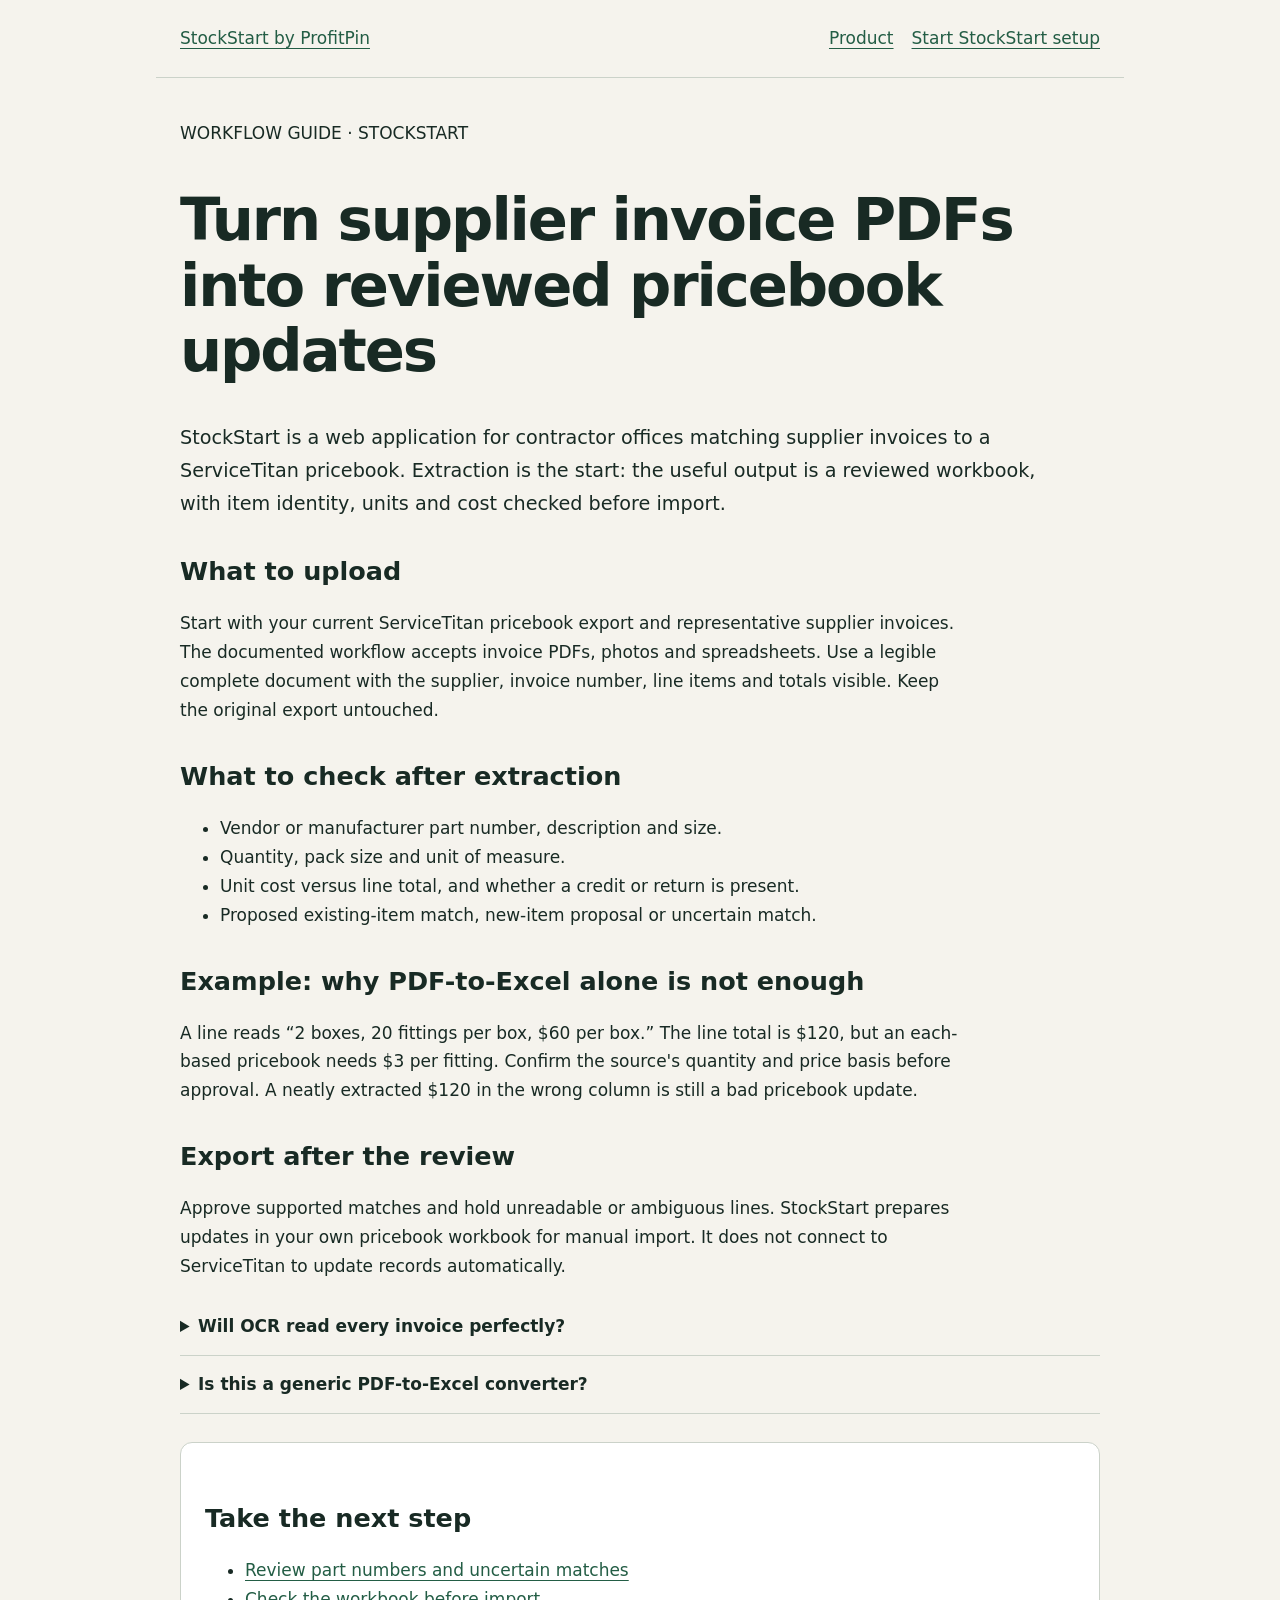
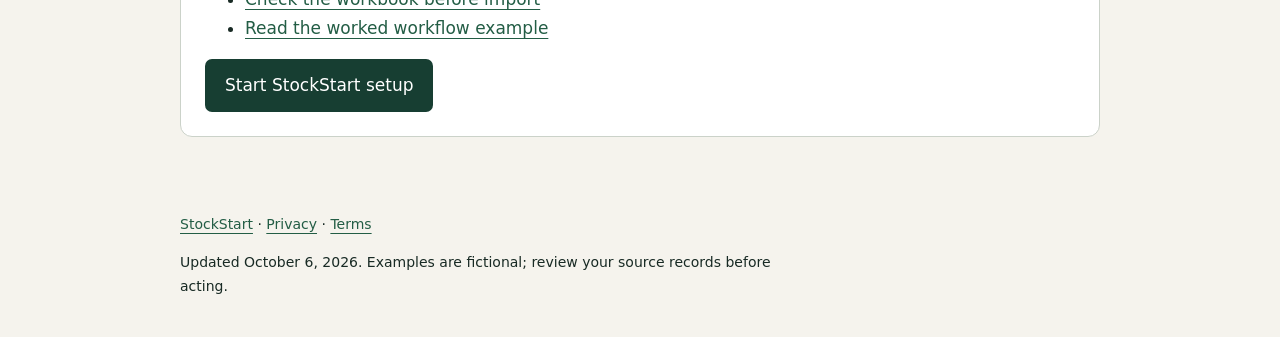
<file: supplier-invoice-pdf-to-pricebook.html>
<!doctype html><html lang="en"><head><meta charset="utf-8"><meta name="viewport" content="width=device-width,initial-scale=1"><title>Supplier Invoice PDFs to Pricebook Updates | StockStart</title><meta name="description" content="Extract supplier invoice lines from PDFs and photos, review part numbers and units, and prepare a ServiceTitan pricebook workbook with StockStart."><link rel="canonical" href="https://getstockstart.com/supplier-invoice-pdf-to-pricebook.html"><meta name="robots" content="index,follow"><meta property="og:type" content="article"><meta property="og:title" content="Supplier Invoice PDFs to Pricebook Updates | StockStart"><meta property="og:description" content="Extract supplier invoice lines from PDFs and photos, review part numbers and units, and prepare a ServiceTitan pricebook workbook with StockStart."><meta property="og:url" content="https://getstockstart.com/supplier-invoice-pdf-to-pricebook.html"><meta name="twitter:card" content="summary"><style>body{margin:0;background:#f5f3ed;color:#182a24;font:17px/1.7 system-ui,sans-serif}header,main,footer{max-width:920px;margin:auto;padding:24px}header{display:flex;justify-content:space-between;gap:20px;flex-wrap:wrap;border-bottom:1px solid #cbd2c9}nav{display:flex;gap:18px;flex-wrap:wrap}a{color:#235d45;text-underline-offset:4px}h1{font-size:clamp(2rem,5vw,3.7rem);line-height:1.1;letter-spacing:-.035em}h2{line-height:1.25;margin-top:36px}p,li{max-width:72ch}.lead{font-size:1.2rem}.panel{background:white;border:1px solid #cbd2c9;border-radius:12px;padding:24px;margin:28px 0}.cta{display:inline-block;background:#173e32;color:white;padding:12px 20px;border-radius:7px;text-decoration:none}table{width:100%;border-collapse:collapse}td,th{padding:12px;text-align:left;border-bottom:1px solid #cbd2c9}details{padding:14px 0;border-bottom:1px solid #cbd2c9}summary{cursor:pointer;font-weight:650}a:focus-visible,summary:focus-visible{outline:3px solid #9a782f;outline-offset:4px}footer{font-size:14px}</style><script type="application/ld+json">{"@context": "https://schema.org", "@type": "WebPage", "name": "Turn supplier invoice PDFs into reviewed pricebook updates", "description": "Extract supplier invoice lines from PDFs and photos, review part numbers and units, and prepare a ServiceTitan pricebook workbook with StockStart.", "url": "https://getstockstart.com/supplier-invoice-pdf-to-pricebook.html", "dateModified": "2026-10-06"}</script></head><body><header><a href="/">StockStart by ProfitPin</a><nav aria-label="Main"><a href="/">Product</a><a href="https://app.getstockstart.com/signup">Start StockStart setup</a></nav></header><main><p>WORKFLOW GUIDE · STOCKSTART</p><h1>Turn supplier invoice PDFs into reviewed pricebook updates</h1><p class="lead">StockStart is a web application for contractor offices matching supplier invoices to a ServiceTitan pricebook. Extraction is the start: the useful output is a reviewed workbook, with item identity, units and cost checked before import.</p><h2>What to upload</h2><p>Start with your current ServiceTitan pricebook export and representative supplier invoices. The documented workflow accepts invoice PDFs, photos and spreadsheets. Use a legible complete document with the supplier, invoice number, line items and totals visible. Keep the original export untouched.</p><h2>What to check after extraction</h2><ul><li>Vendor or manufacturer part number, description and size.</li><li>Quantity, pack size and unit of measure.</li><li>Unit cost versus line total, and whether a credit or return is present.</li><li>Proposed existing-item match, new-item proposal or uncertain match.</li></ul><h2>Example: why PDF-to-Excel alone is not enough</h2><p>A line reads “2 boxes, 20 fittings per box, $60 per box.” The line total is $120, but an each-based pricebook needs $3 per fitting. Confirm the source's quantity and price basis before approval. A neatly extracted $120 in the wrong column is still a bad pricebook update.</p><h2>Export after the review</h2><p>Approve supported matches and hold unreadable or ambiguous lines. StockStart prepares updates in your own pricebook workbook for manual import. It does not connect to ServiceTitan to update records automatically.</p><details><summary>Will OCR read every invoice perfectly?</summary><p>No. Blurred images, folded pages and unusual layouts can produce uncertain values. Compare extracted fields with the source before approving them.</p></details><details><summary>Is this a generic PDF-to-Excel converter?</summary><p>The workflow is intended for supplier-item review against a ServiceTitan pricebook, not every PDF document or spreadsheet task.</p></details><section class="panel"><h2>Take the next step</h2><ul><li><a href="vendor-invoice-pricebook-matching.html">Review part numbers and uncertain matches</a></li><li><a href="servicetitan-pricebook-import-checklist.html">Check the workbook before import</a></li><li><a href="servicetitan-pricebook-vendor-invoices.html#example">Read the worked workflow example</a></li></ul><a class="cta" href="https://app.getstockstart.com/signup">Start StockStart setup</a></section></main><footer><a href="/">StockStart</a> · <a href="privacy.html">Privacy</a> · <a href="terms.html">Terms</a><p>Updated October 6, 2026. Examples are fictional; review your source records before acting.</p></footer><script src="/lead-source.js" defer></script></body></html>
</file>
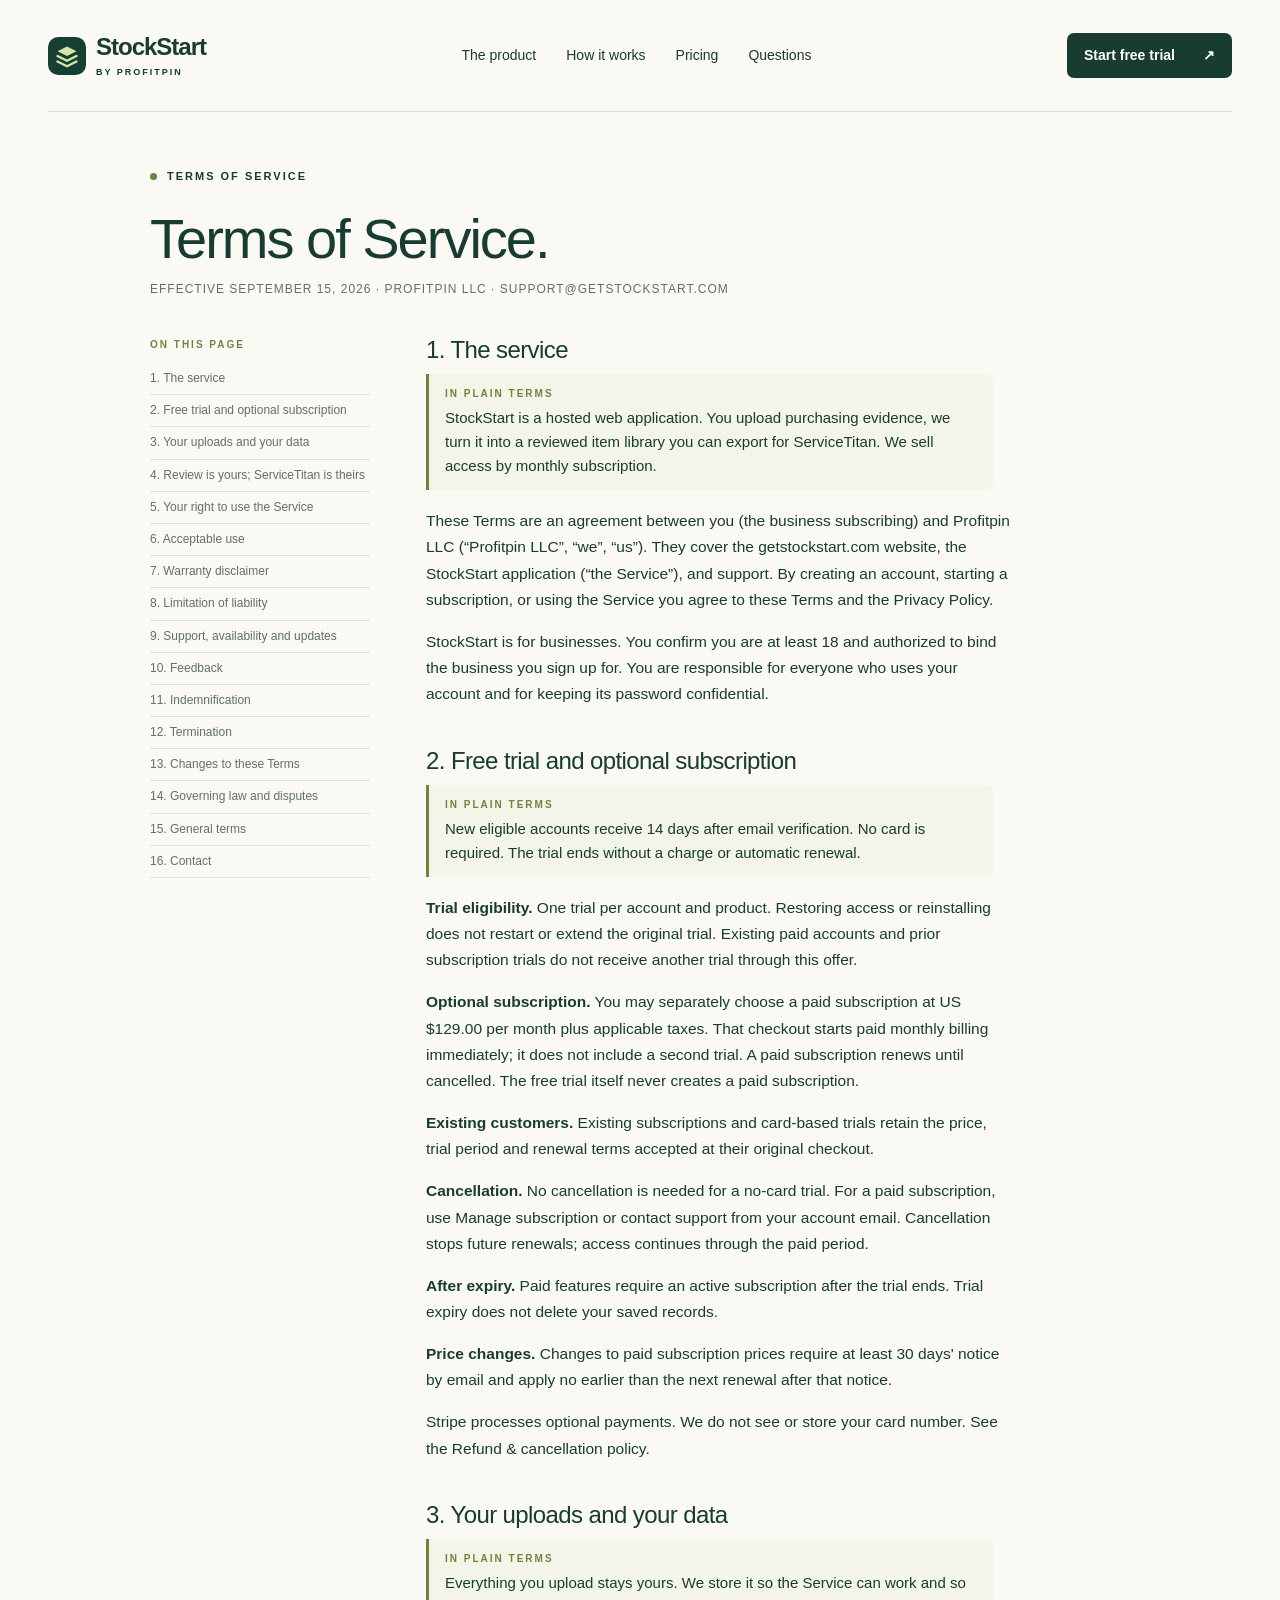
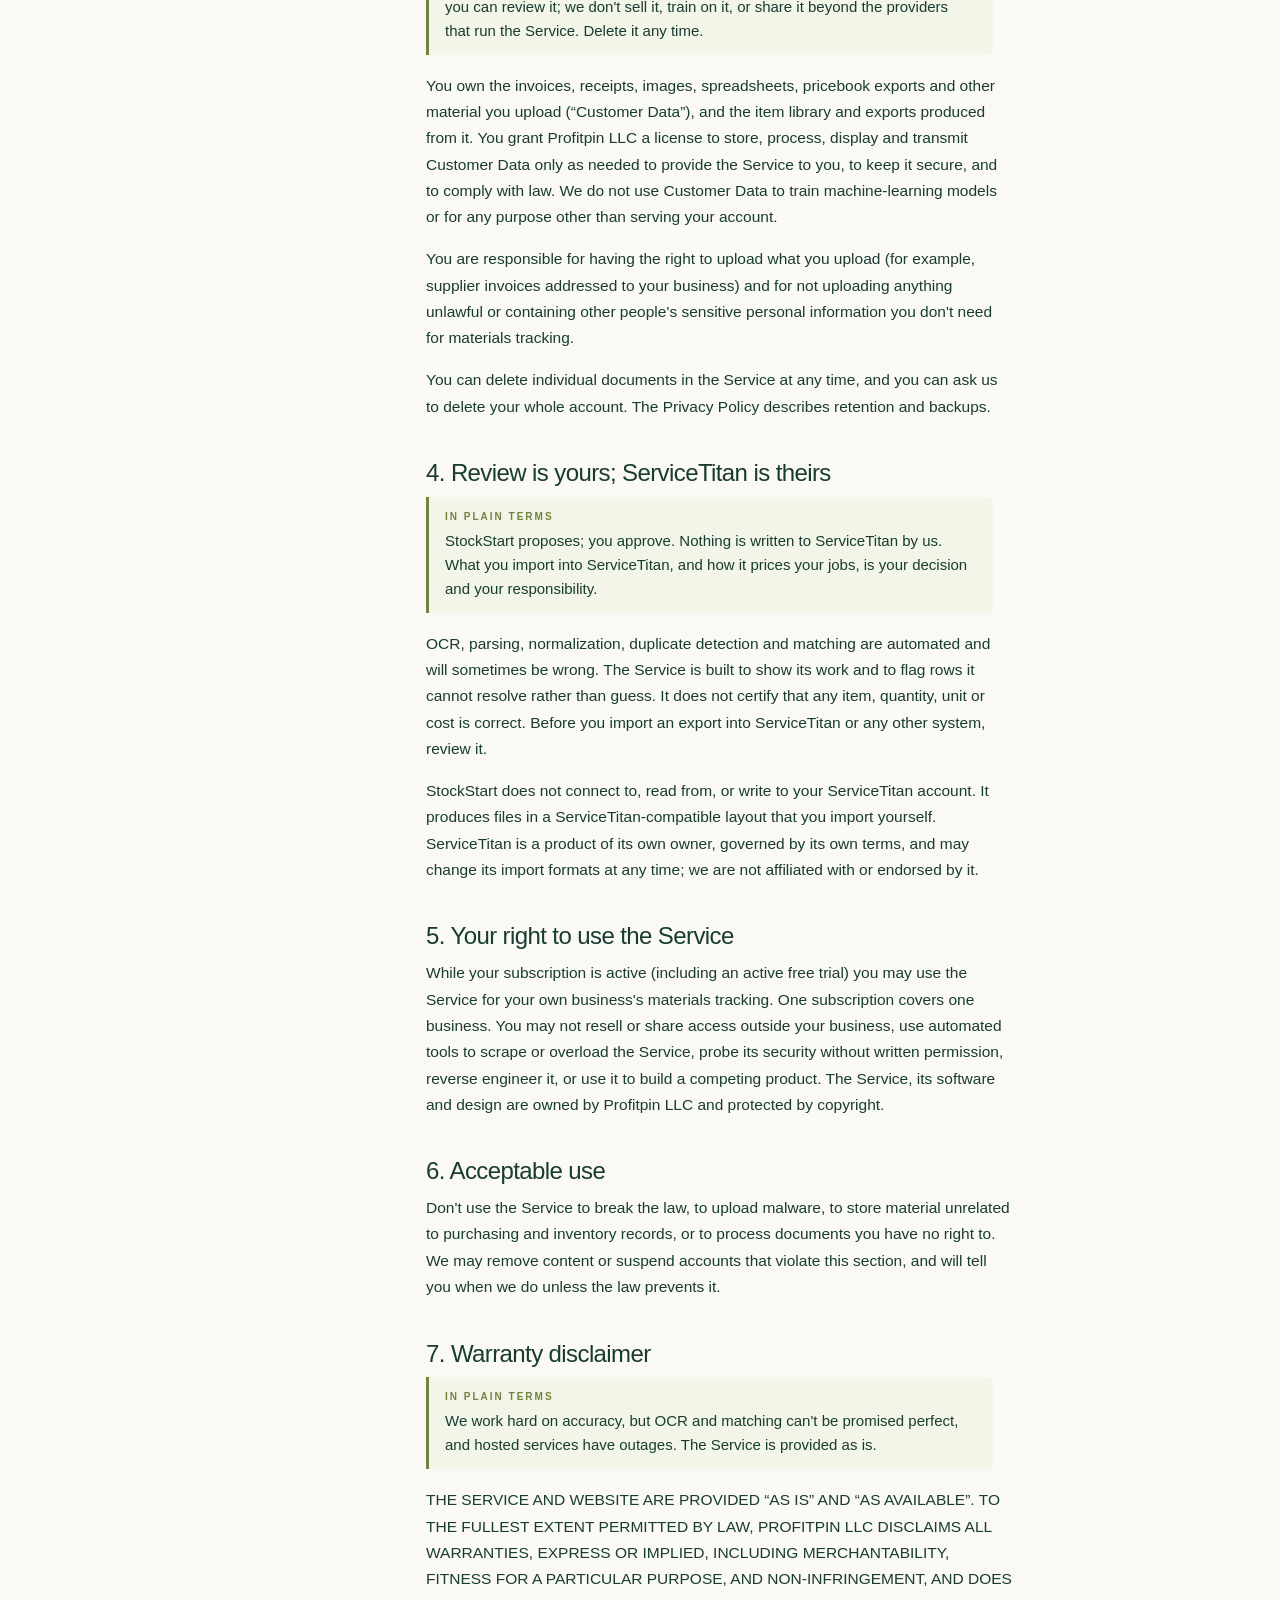
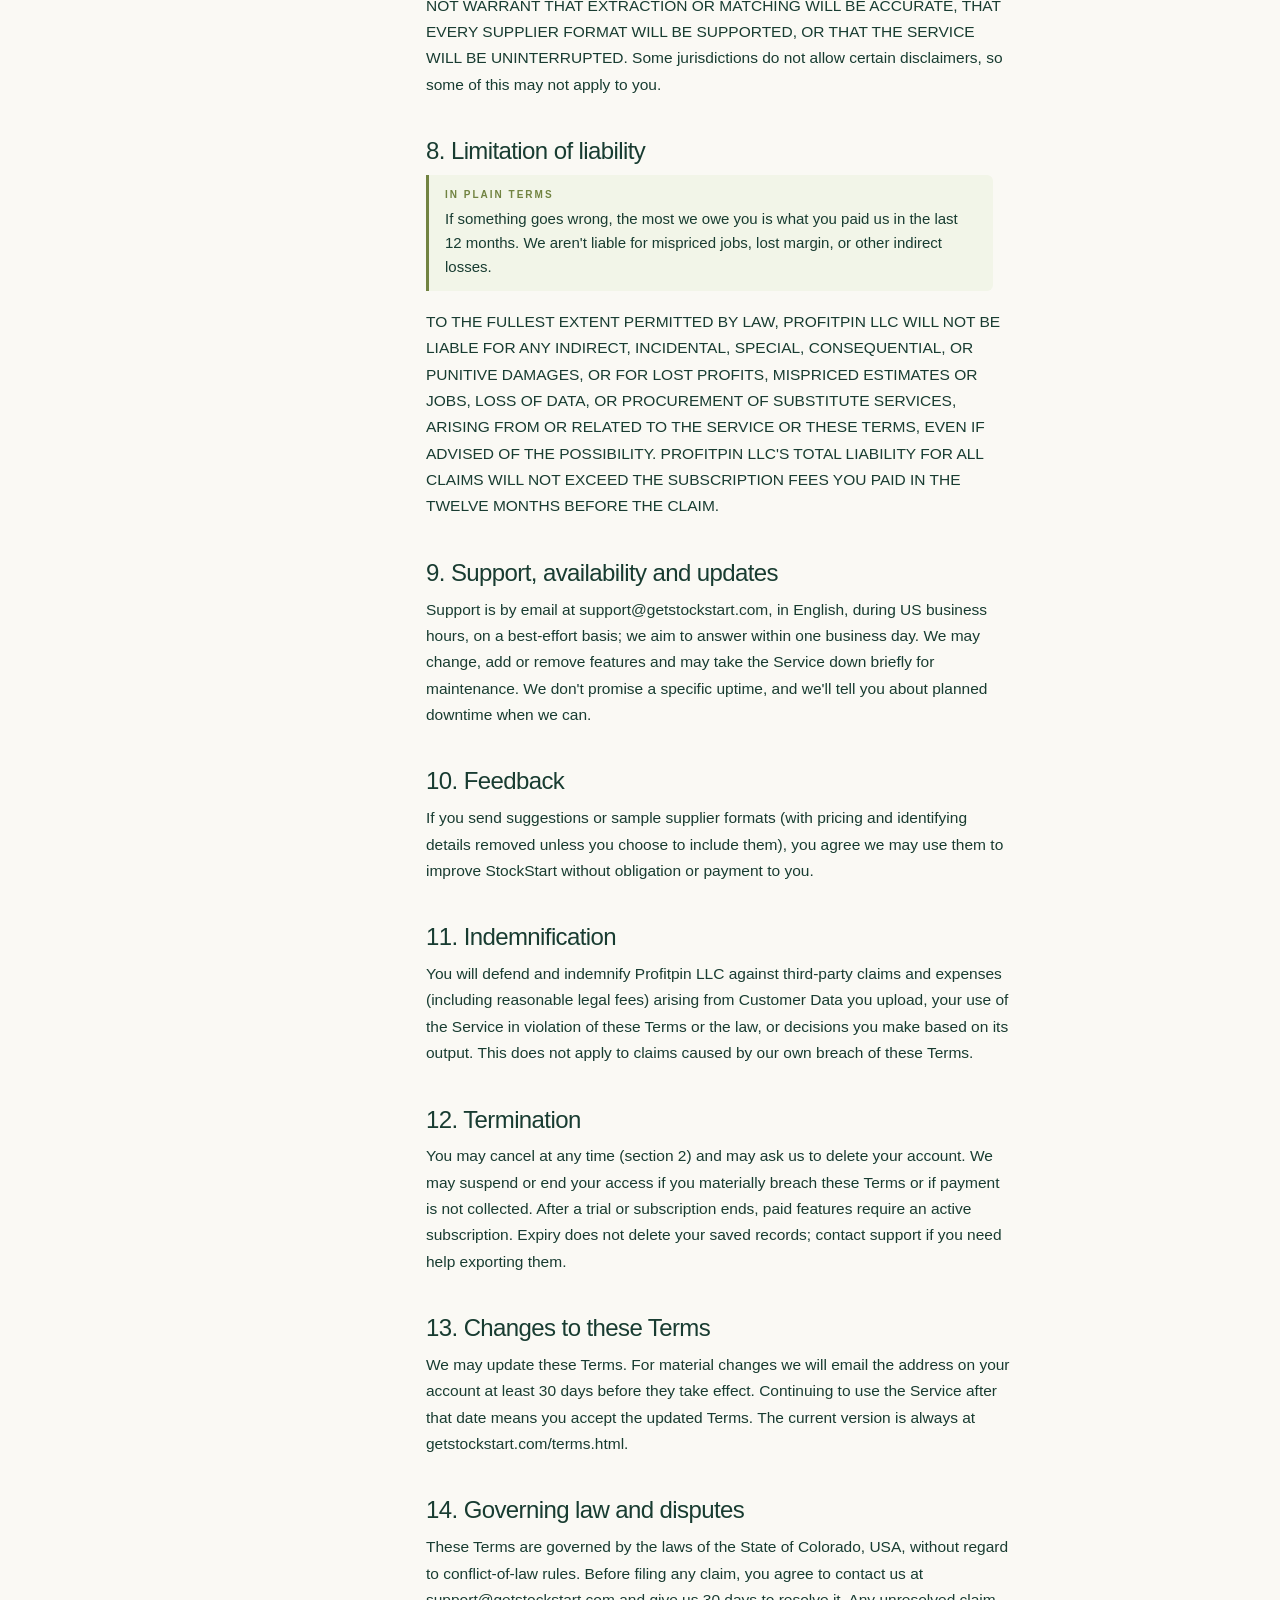
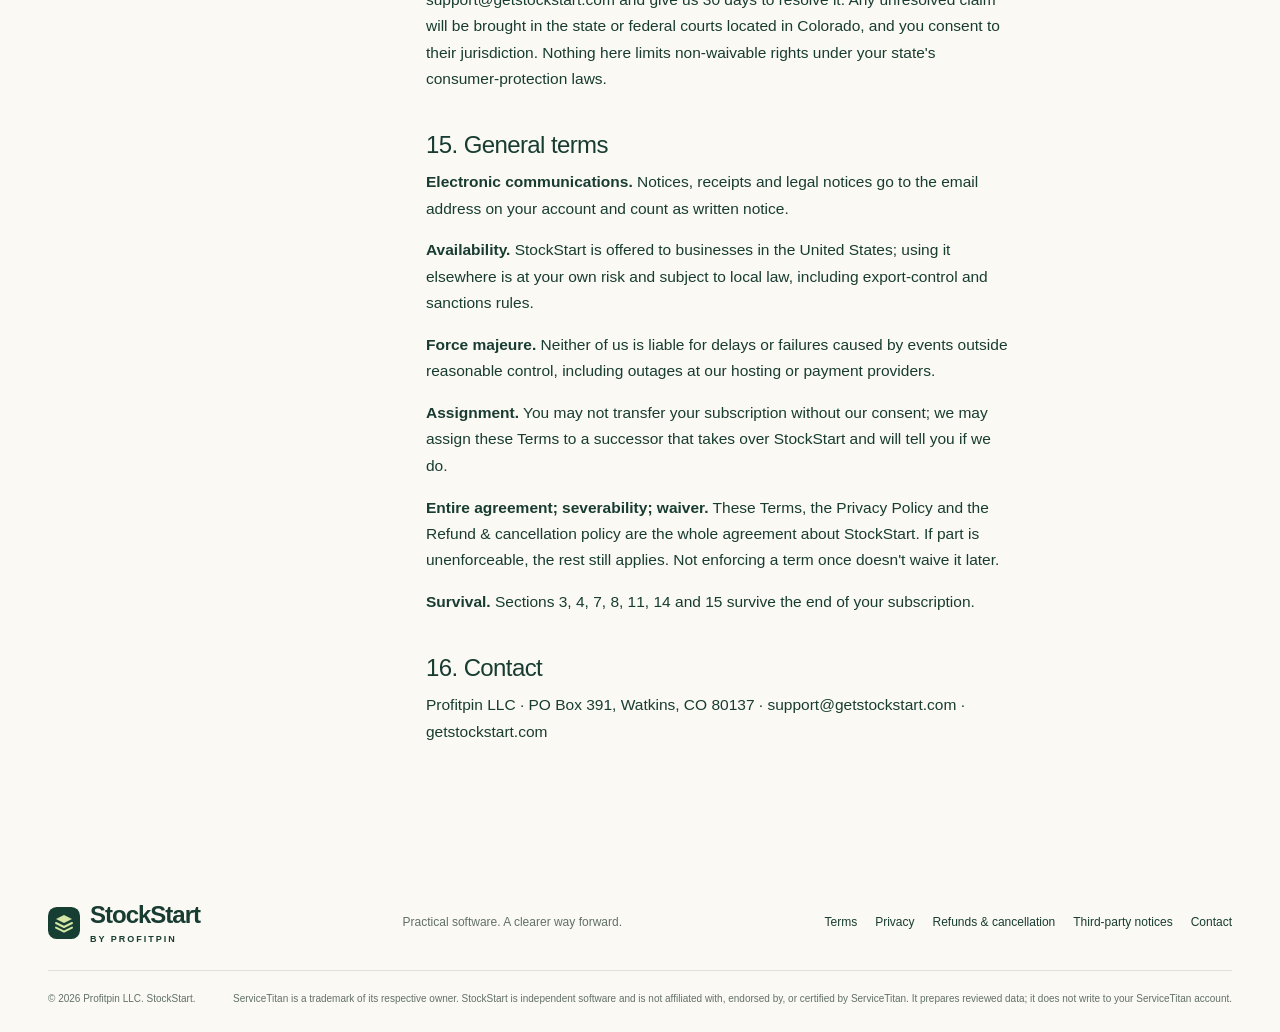
<file: terms.html>
<!DOCTYPE html>
<html lang="en">
<head>
<meta charset="utf-8">
<meta name="viewport" content="width=device-width,initial-scale=1">
<title>Terms of Service — StockStart</title>
  <meta property="og:type" content="website">
  <meta property="og:site_name" content="StockStart">
  <meta property="og:title" content="StockStart — ServiceTitan pricebook updates from vendor invoices (HVAC, plumbing, electrical)">
  <meta property="og:description" content="StockStart reads every new vendor invoice against your ServiceTitan pricebook, matches existing items, flags new parts and price mismatches, and produces clean pricebook updates you import back. $129/month, 14-day no-card trial.">
  <meta property="og:url" content="https://getstockstart.com/terms.html">
  <meta name="twitter:card" content="summary">
<meta name="description" content="The agreement that covers StockStart: the monthly subscription, the no-card free trial and optional paid subscription, your uploaded data, and what StockStart does and doesn't do.">
<link rel="canonical" href="https://getstockstart.com/terms.html">
<link rel="stylesheet" href="./styles.css">
<style>
  .legal-wrap { max-width: 980px; }
  .legal-intro { padding: 56px 0 8px; }
  .legal-intro h1 { font-size: clamp(38px, 4.4vw, 56px); letter-spacing: -2px; margin-bottom: 12px; }
  .legal-meta { font-size: 12px; letter-spacing: 1px; color: var(--muted); margin: 0 0 30px; }
  .legal-layout { display: grid; grid-template-columns: 220px 1fr; gap: 56px; align-items: start; padding-bottom: 80px; }
  .legal-toc { position: sticky; top: 24px; font-size: 12px; }
  .legal-toc strong { display: block; font-size: 10px; letter-spacing: 2px; color: #718341; margin-bottom: 10px; }
  .legal-toc a { display: block; padding: 6px 0; border-bottom: 1px solid var(--line); color: var(--muted); }
  .legal-toc a:hover { color: var(--ink); }
  .legal-body h2 { font-size: 24px; letter-spacing: -.6px; margin: 40px 0 10px; }
  .legal-body section:first-child h2 { margin-top: 0; }
  .legal-body p, .legal-body li { max-width: 68ch; font-size: 15.5px; line-height: 1.7; }
  .legal-body ul { padding-left: 22px; }
  .plain { border-left: 3px solid #718341; background: #f2f5e8; padding: 12px 16px; margin: 0 0 18px; max-width: 68ch; font-size: 15px; border-radius: 0 6px 6px 0; }
  .plain strong { display: block; font-size: 10px; letter-spacing: 2px; color: #718341; margin-bottom: 4px; }
  .legal-body code { font-family: Consolas, monospace; font-size: .92em; background: #eef0e7; padding: 1px 5px; border-radius: 3px; }
  .legal-body table { border-collapse: collapse; width: 100%; font-size: 14px; }
  .legal-body th, .legal-body td { text-align: left; padding: 8px 10px; border-bottom: 1px solid var(--line); vertical-align: top; }
  .legal-body th { font-size: 10px; letter-spacing: 1.5px; color: var(--muted); }
  .legal-links { display: flex; gap: 18px; flex-wrap: wrap; font-size: 12px; }
  @media (max-width: 860px) { .legal-layout { grid-template-columns: 1fr; gap: 20px; } .legal-toc { position: static; } }
</style>
  <link rel="apple-touch-icon" href="/icon-512.png">
</head>
<body>
  <a class="skip" href="#main">Skip to content</a>
  <header class="header wrap">
    <a class="brand" href="./" aria-label="StockStart home"><img src="./mark.svg" width="38" height="38" alt=""><span>StockStart<small>BY PROFITPIN</small></span></a>
    <nav aria-label="Main navigation"><a href="./#product">The product</a><a href="./#how-it-works">How it works</a><a href="./#pricing">Pricing</a><a href="./#questions">Questions</a></nav>
    <a class="button small dark" href="https://app.getstockstart.com/signup">Start free trial <span aria-hidden="true">↗</span></a>
  </header>
  <main id="main" class="wrap legal-wrap">
    <div class="legal-intro">
      <p class="eyebrow"><span class="dot"></span> TERMS OF SERVICE</p>
      <h1>Terms of Service.</h1>
      <p class="legal-meta">EFFECTIVE SEPTEMBER 15, 2026 · PROFITPIN LLC · SUPPORT@GETSTOCKSTART.COM</p>
    </div>
    <div class="legal-layout">
      <nav class="legal-toc" aria-label="On this page"><strong>ON THIS PAGE</strong><a href="#service">1. The service</a><a href="#subscription">2. Free trial and optional subscription</a><a href="#your-data">3. Your uploads and your data</a><a href="#responsibility">4. Review is yours; ServiceTitan is theirs</a><a href="#license">5. Your right to use the Service</a><a href="#acceptable-use">6. Acceptable use</a><a href="#warranty">7. Warranty disclaimer</a><a href="#liability">8. Limitation of liability</a><a href="#support">9. Support, availability and updates</a><a href="#feedback">10. Feedback</a><a href="#indemnity">11. Indemnification</a><a href="#termination">12. Termination</a><a href="#changes">13. Changes to these Terms</a><a href="#law">14. Governing law and disputes</a><a href="#general">15. General terms</a><a href="#contact">16. Contact</a></nav>
      <div class="legal-body">
      <section id="service">
        <h2>1. The service</h2>
        <div class="plain"><strong>IN PLAIN TERMS</strong>StockStart is a hosted web application. You upload purchasing evidence, we turn it into a reviewed item library you can export for ServiceTitan. We sell access by monthly subscription.</div>
        <p>These Terms are an agreement between you (the business subscribing) and Profitpin LLC (“Profitpin LLC”, “we”, “us”). They cover the getstockstart.com website, the StockStart application (“the Service”), and support. By creating an account, starting a subscription, or using the Service you agree to these Terms and the <a href="./privacy.html">Privacy Policy</a>.</p>
        <p>StockStart is for businesses. You confirm you are at least 18 and authorized to bind the business you sign up for. You are responsible for everyone who uses your account and for keeping its password confidential.</p>
      </section>
      <section id="subscription">
<h2>2. Free trial and optional subscription</h2>
<div class="plain"><strong>IN PLAIN TERMS</strong>New eligible accounts receive 14 days after email verification. No card is required. The trial ends without a charge or automatic renewal.</div>
<p><strong>Trial eligibility.</strong> One trial per account and product. Restoring access or reinstalling does not restart or extend the original trial. Existing paid accounts and prior subscription trials do not receive another trial through this offer.</p>
<p><strong>Optional subscription.</strong> You may separately choose a paid subscription at US $129.00 per month plus applicable taxes. That checkout starts paid monthly billing immediately; it does not include a second trial. A paid subscription renews until cancelled. The free trial itself never creates a paid subscription.</p>
<p><strong>Existing customers.</strong> Existing subscriptions and card-based trials retain the price, trial period and renewal terms accepted at their original checkout.</p>
<p><strong>Cancellation.</strong> No cancellation is needed for a no-card trial. For a paid subscription, use Manage subscription or contact support from your account email. Cancellation stops future renewals; access continues through the paid period.</p>
<p><strong>After expiry.</strong> Paid features require an active subscription after the trial ends. Trial expiry does not delete your saved records.</p>
<p><strong>Price changes.</strong> Changes to paid subscription prices require at least 30 days' notice by email and apply no earlier than the next renewal after that notice.</p>
<p>Stripe processes optional payments. We do not see or store your card number. See the <a href="./refunds.html">Refund &amp; cancellation policy</a>.</p>
</section>
      <section id="your-data">
        <h2>3. Your uploads and your data</h2>
        <div class="plain"><strong>IN PLAIN TERMS</strong>Everything you upload stays yours. We store it so the Service can work and so you can review it; we don't sell it, train on it, or share it beyond the providers that run the Service. Delete it any time.</div>
        <p>You own the invoices, receipts, images, spreadsheets, pricebook exports and other material you upload (“Customer Data”), and the item library and exports produced from it. You grant Profitpin LLC a license to store, process, display and transmit Customer Data only as needed to provide the Service to you, to keep it secure, and to comply with law. We do not use Customer Data to train machine-learning models or for any purpose other than serving your account.</p>
        <p>You are responsible for having the right to upload what you upload (for example, supplier invoices addressed to your business) and for not uploading anything unlawful or containing other people's sensitive personal information you don't need for materials tracking.</p>
        <p>You can delete individual documents in the Service at any time, and you can ask us to delete your whole account. The <a href="./privacy.html">Privacy Policy</a> describes retention and backups.</p>
      </section>
      <section id="responsibility">
        <h2>4. Review is yours; ServiceTitan is theirs</h2>
        <div class="plain"><strong>IN PLAIN TERMS</strong>StockStart proposes; you approve. Nothing is written to ServiceTitan by us. What you import into ServiceTitan, and how it prices your jobs, is your decision and your responsibility.</div>
        <p>OCR, parsing, normalization, duplicate detection and matching are automated and will sometimes be wrong. The Service is built to show its work and to flag rows it cannot resolve rather than guess. It does not certify that any item, quantity, unit or cost is correct. Before you import an export into ServiceTitan or any other system, review it.</p>
        <p>StockStart does not connect to, read from, or write to your ServiceTitan account. It produces files in a ServiceTitan-compatible layout that you import yourself. ServiceTitan is a product of its own owner, governed by its own terms, and may change its import formats at any time; we are not affiliated with or endorsed by it.</p>
      </section>
      <section id="license">
        <h2>5. Your right to use the Service</h2>
        <p>While your subscription is active (including an active free trial) you may use the Service for your own business's materials tracking. One subscription covers one business. You may not resell or share access outside your business, use automated tools to scrape or overload the Service, probe its security without written permission, reverse engineer it, or use it to build a competing product. The Service, its software and design are owned by Profitpin LLC and protected by copyright.</p>
      </section>
      <section id="acceptable-use">
        <h2>6. Acceptable use</h2>
        <p>Don't use the Service to break the law, to upload malware, to store material unrelated to purchasing and inventory records, or to process documents you have no right to. We may remove content or suspend accounts that violate this section, and will tell you when we do unless the law prevents it.</p>
      </section>
      <section id="warranty">
        <h2>7. Warranty disclaimer</h2>
        <div class="plain"><strong>IN PLAIN TERMS</strong>We work hard on accuracy, but OCR and matching can't be promised perfect, and hosted services have outages. The Service is provided as is.</div>
        <p>THE SERVICE AND WEBSITE ARE PROVIDED “AS IS” AND “AS AVAILABLE”. TO THE FULLEST EXTENT PERMITTED BY LAW, PROFITPIN LLC DISCLAIMS ALL WARRANTIES, EXPRESS OR IMPLIED, INCLUDING MERCHANTABILITY, FITNESS FOR A PARTICULAR PURPOSE, AND NON-INFRINGEMENT, AND DOES NOT WARRANT THAT EXTRACTION OR MATCHING WILL BE ACCURATE, THAT EVERY SUPPLIER FORMAT WILL BE SUPPORTED, OR THAT THE SERVICE WILL BE UNINTERRUPTED. Some jurisdictions do not allow certain disclaimers, so some of this may not apply to you.</p>
      </section>
      <section id="liability">
        <h2>8. Limitation of liability</h2>
        <div class="plain"><strong>IN PLAIN TERMS</strong>If something goes wrong, the most we owe you is what you paid us in the last 12 months. We aren't liable for mispriced jobs, lost margin, or other indirect losses.</div>
        <p>TO THE FULLEST EXTENT PERMITTED BY LAW, PROFITPIN LLC WILL NOT BE LIABLE FOR ANY INDIRECT, INCIDENTAL, SPECIAL, CONSEQUENTIAL, OR PUNITIVE DAMAGES, OR FOR LOST PROFITS, MISPRICED ESTIMATES OR JOBS, LOSS OF DATA, OR PROCUREMENT OF SUBSTITUTE SERVICES, ARISING FROM OR RELATED TO THE SERVICE OR THESE TERMS, EVEN IF ADVISED OF THE POSSIBILITY. PROFITPIN LLC'S TOTAL LIABILITY FOR ALL CLAIMS WILL NOT EXCEED THE SUBSCRIPTION FEES YOU PAID IN THE TWELVE MONTHS BEFORE THE CLAIM.</p>
      </section>
      <section id="support">
        <h2>9. Support, availability and updates</h2>
        <p>Support is by email at <a href="mailto:support@getstockstart.com">support@getstockstart.com</a>, in English, during US business hours, on a best-effort basis; we aim to answer within one business day. We may change, add or remove features and may take the Service down briefly for maintenance. We don't promise a specific uptime, and we'll tell you about planned downtime when we can.</p>
      </section>
      <section id="feedback">
        <h2>10. Feedback</h2>
        <p>If you send suggestions or sample supplier formats (with pricing and identifying details removed unless you choose to include them), you agree we may use them to improve StockStart without obligation or payment to you.</p>
      </section>
      <section id="indemnity">
        <h2>11. Indemnification</h2>
        <p>You will defend and indemnify Profitpin LLC against third-party claims and expenses (including reasonable legal fees) arising from Customer Data you upload, your use of the Service in violation of these Terms or the law, or decisions you make based on its output. This does not apply to claims caused by our own breach of these Terms.</p>
      </section>
      <section id="termination">
        <h2>12. Termination</h2>
        <p>You may cancel at any time (section 2) and may ask us to delete your account. We may suspend or end your access if you materially breach these Terms or if payment is not collected. After a trial or subscription ends, paid features require an active subscription. Expiry does not delete your saved records; contact support if you need help exporting them.</p>
      </section>
      <section id="changes">
        <h2>13. Changes to these Terms</h2>
        <p>We may update these Terms. For material changes we will email the address on your account at least 30 days before they take effect. Continuing to use the Service after that date means you accept the updated Terms. The current version is always at <a href="./terms.html">getstockstart.com/terms.html</a>.</p>
      </section>
      <section id="law">
        <h2>14. Governing law and disputes</h2>
        <p>These Terms are governed by the laws of the State of Colorado, USA, without regard to conflict-of-law rules. Before filing any claim, you agree to contact us at <a href="mailto:support@getstockstart.com">support@getstockstart.com</a> and give us 30 days to resolve it. Any unresolved claim will be brought in the state or federal courts located in Colorado, and you consent to their jurisdiction. Nothing here limits non-waivable rights under your state's consumer-protection laws.</p>
      </section>
      <section id="general">
        <h2>15. General terms</h2>
        <p><strong>Electronic communications.</strong> Notices, receipts and legal notices go to the email address on your account and count as written notice.</p>
        <p><strong>Availability.</strong> StockStart is offered to businesses in the United States; using it elsewhere is at your own risk and subject to local law, including export-control and sanctions rules.</p>
        <p><strong>Force majeure.</strong> Neither of us is liable for delays or failures caused by events outside reasonable control, including outages at our hosting or payment providers.</p>
        <p><strong>Assignment.</strong> You may not transfer your subscription without our consent; we may assign these Terms to a successor that takes over StockStart and will tell you if we do.</p>
        <p><strong>Entire agreement; severability; waiver.</strong> These Terms, the Privacy Policy and the Refund &amp; cancellation policy are the whole agreement about StockStart. If part is unenforceable, the rest still applies. Not enforcing a term once doesn't waive it later.</p>
        <p><strong>Survival.</strong> Sections 3, 4, 7, 8, 11, 14 and 15 survive the end of your subscription.</p>
      </section>
      <section id="contact">
        <h2>16. Contact</h2>
        <p>Profitpin LLC · PO Box 391, Watkins, CO 80137 · <a href="mailto:support@getstockstart.com">support@getstockstart.com</a> · <a href="https://getstockstart.com">getstockstart.com</a></p>
      </section>
      </div>
    </div>
  </main>
  <footer class="wrap">
    <div class="footer-top"><a class="brand" href="./"><img src="./mark.svg" width="32" height="32" alt=""><span>StockStart<small>BY PROFITPIN</small></span></a><p>Practical software. A clearer way forward.</p><div class="legal-links"><a href="./terms.html">Terms</a><a href="./privacy.html">Privacy</a><a href="./refunds.html">Refunds &amp; cancellation</a><a href="./licenses.html">Third-party notices</a><a href="mailto:support@getstockstart.com">Contact</a></div></div>
    <div class="footer-bottom"><span>© 2026 Profitpin LLC. StockStart.</span><span>ServiceTitan is a trademark of its respective owner. StockStart is independent software and is not affiliated with, endorsed by, or certified by ServiceTitan. It prepares reviewed data; it does not write to your ServiceTitan account.</span></div>
  </footer>
<script src="/lead-source.js" defer></script></body>
</html>
</file>
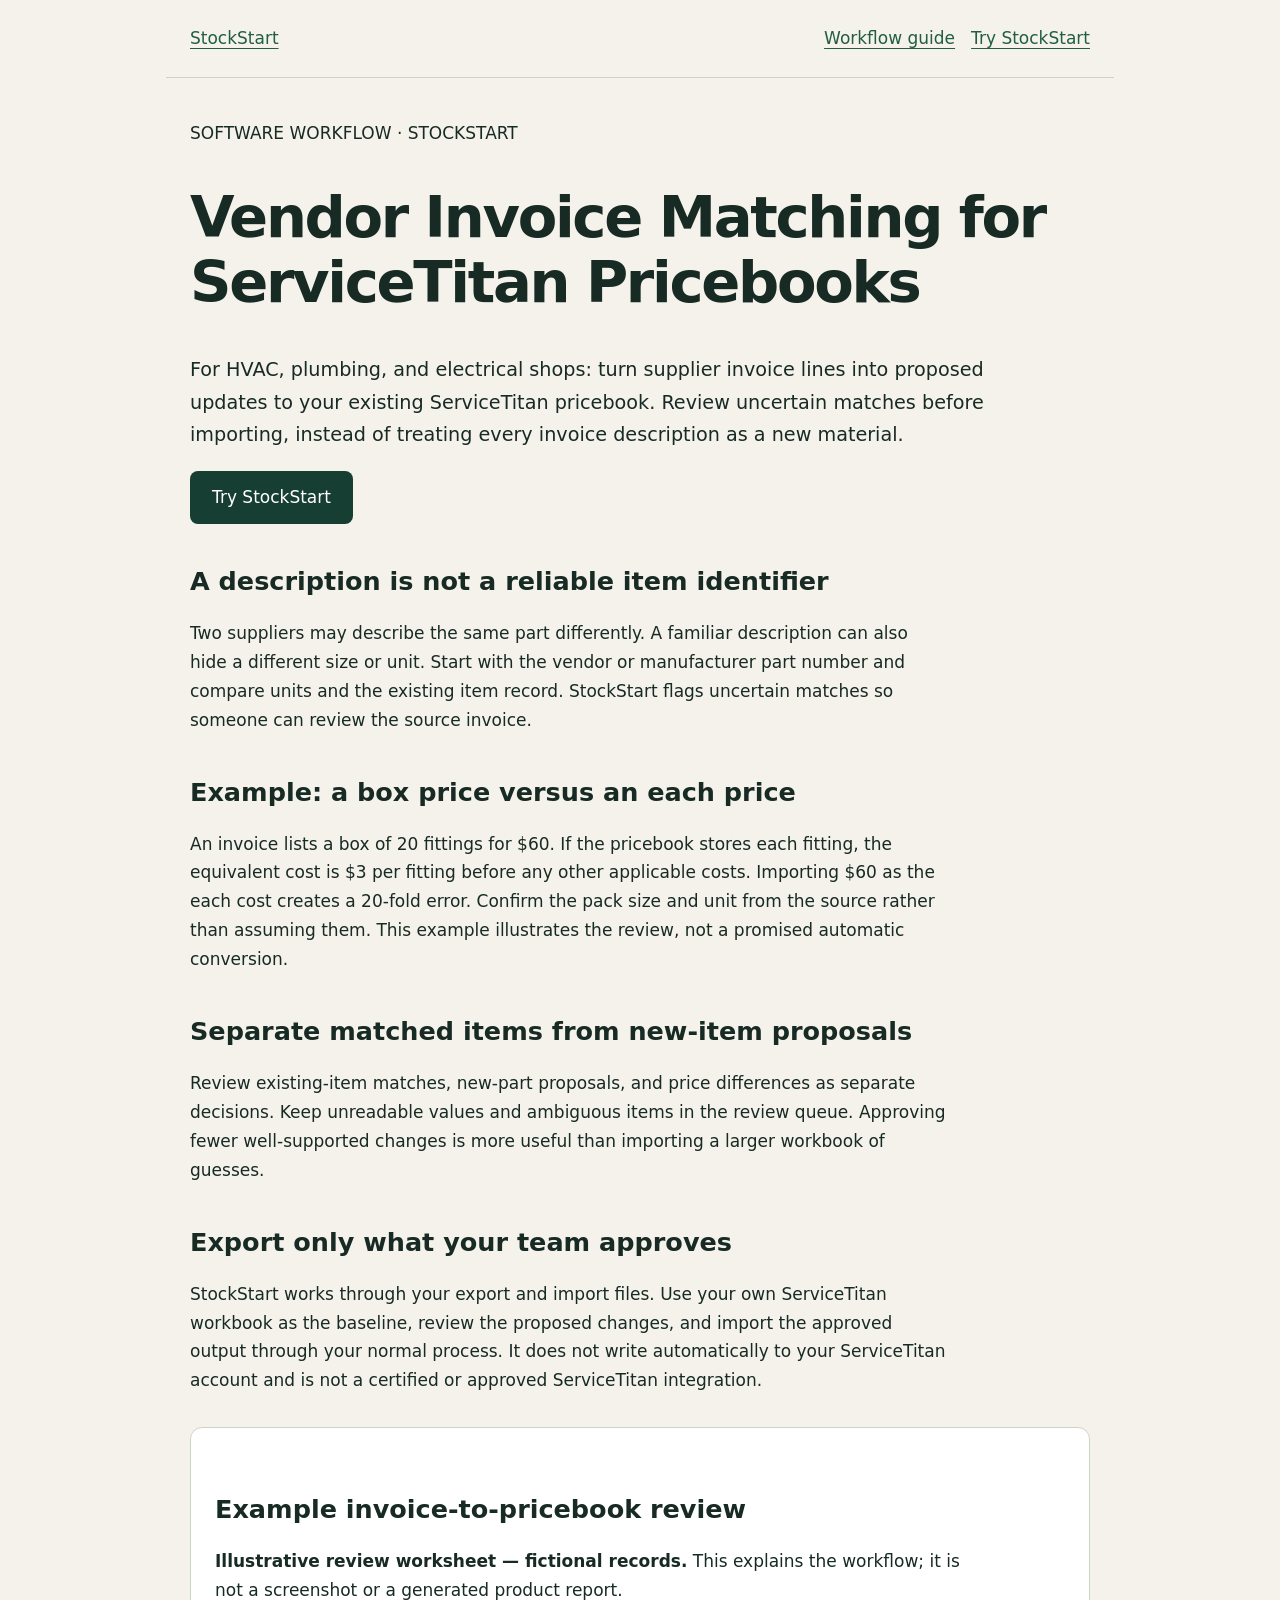
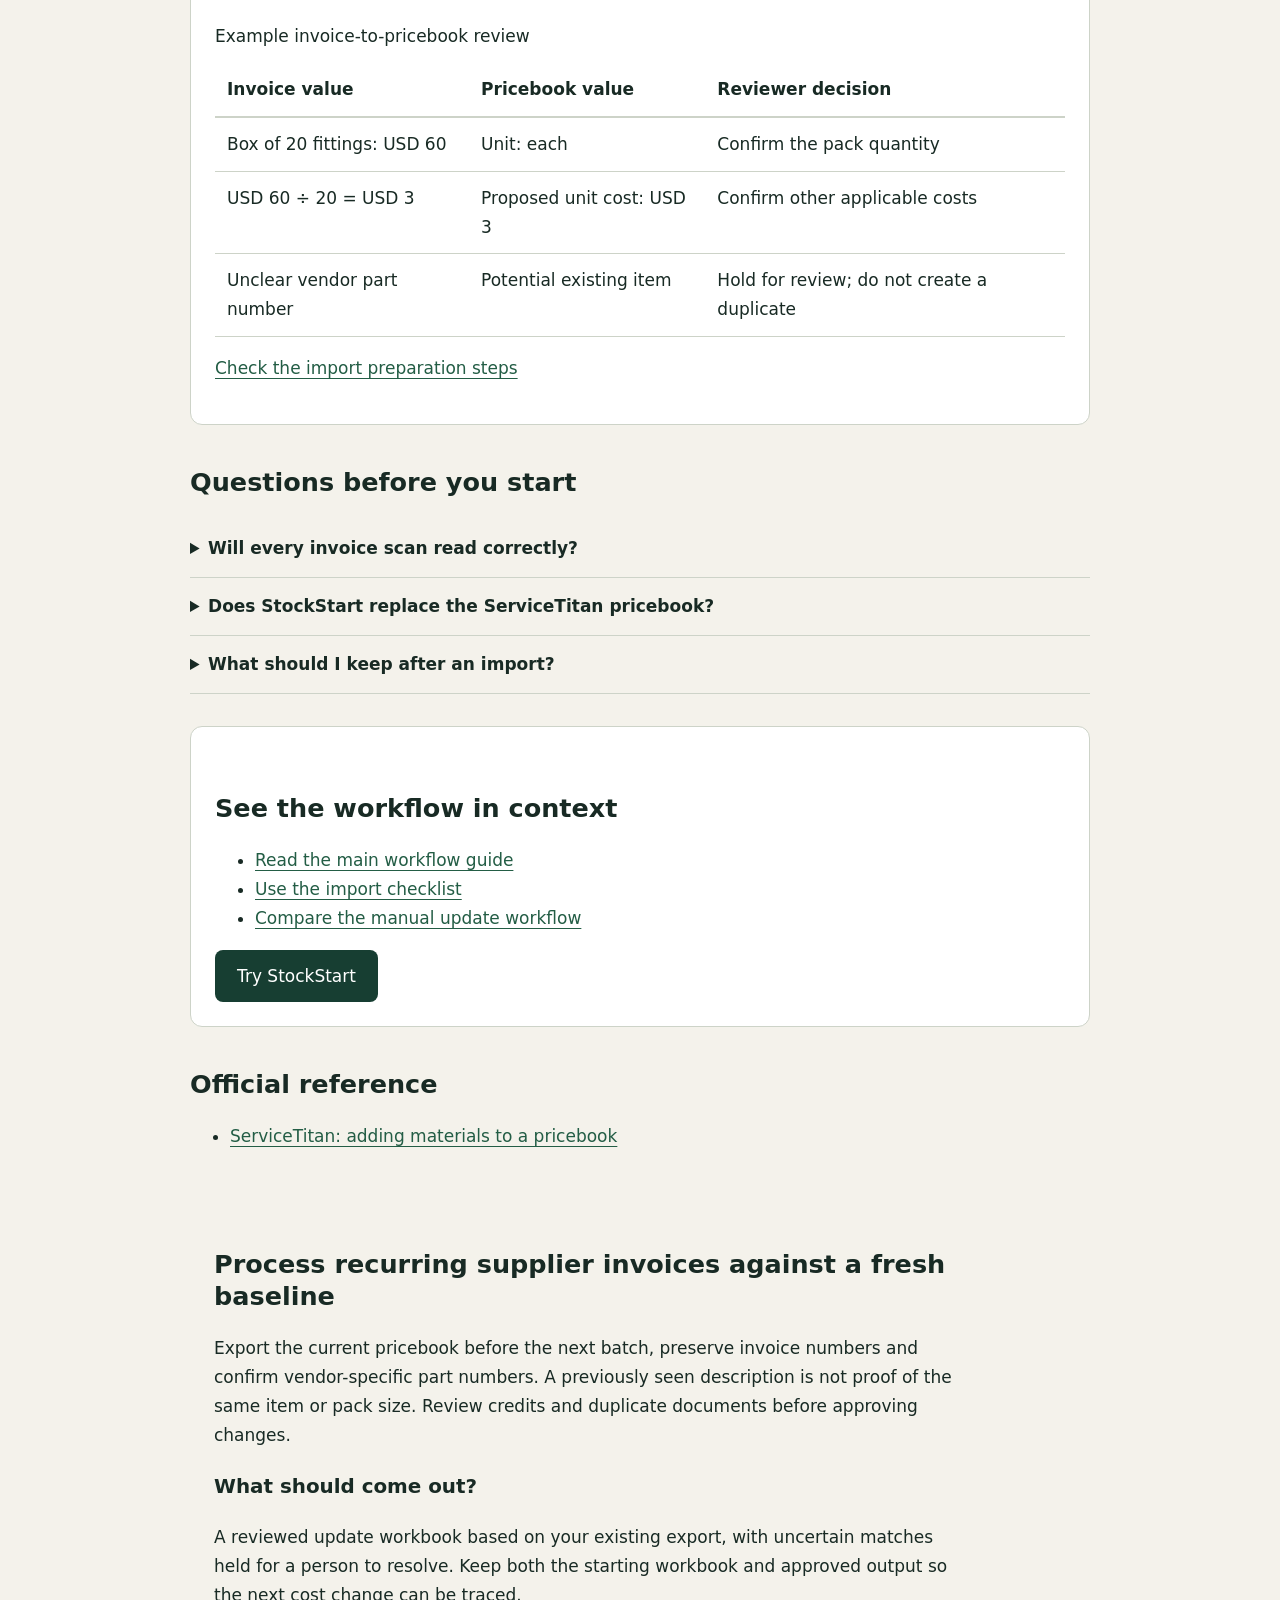
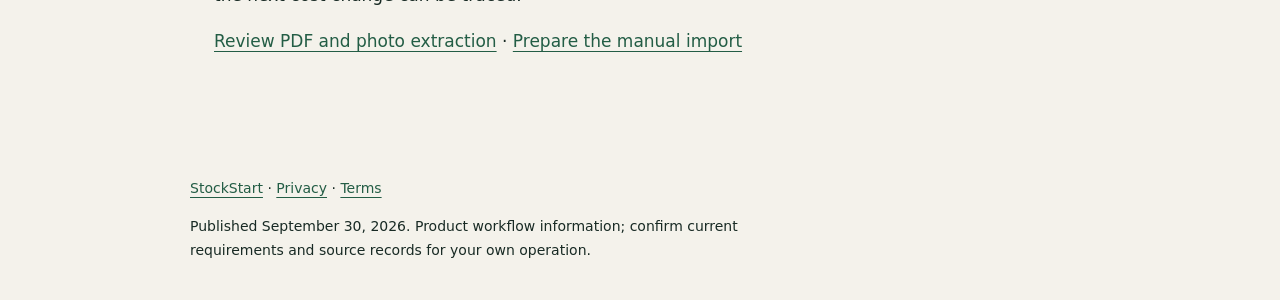
<file: vendor-invoice-pricebook-matching.html>
<!doctype html><html lang="en"><head><meta charset="utf-8"><meta name="viewport" content="width=device-width,initial-scale=1"><title>Match Supplier Invoices to Pricebook Items | StockStart</title><meta name="description" content="Review vendor part numbers, unit differences and uncertain invoice matches before importing ServiceTitan pricebook updates with StockStart."><link rel="canonical" href="https://getstockstart.com/vendor-invoice-pricebook-matching.html"><meta property="og:type" content="website"><meta property="og:title" content="Match Supplier Invoices to Pricebook Items | StockStart"><meta property="og:description" content="Review vendor part numbers, unit differences and uncertain invoice matches before importing ServiceTitan pricebook updates with StockStart."><meta property="og:url" content="https://getstockstart.com/vendor-invoice-pricebook-matching.html"><meta name="twitter:card" content="summary"><style>body{margin:0;background:#f4f2eb;color:#182a24;font:17px/1.7 system-ui,sans-serif}header,main,footer{max-width:900px;margin:auto;padding:24px}header{display:flex;justify-content:space-between;gap:24px;flex-wrap:wrap;border-bottom:1px solid #cdd3c8}a{color:#235d45;text-underline-offset:4px}h1{font-size:clamp(2.1rem,5vw,3.6rem);line-height:1.12;letter-spacing:-.04em}h2{line-height:1.25;margin-top:42px}p,li{max-width: 70ch}p{max-width: 70ch}.lead{font-size:1.2rem}.cta{display:inline-block;background:#173e32;color:white;padding:12px 22px;border-radius:8px;text-decoration:none}.panel{border:1px solid #cdd3c8;padding:24px;border-radius:12px;background:white;margin:32px 0}nav{display:flex;gap:16px;flex-wrap:wrap}details{padding:14px 0;border-bottom:1px solid #cdd3c8}summary{cursor:pointer;font-weight:650}a:focus-visible,summary:focus-visible{outline:3px solid #718341;outline-offset:4px}footer{font-size:14px}</style><script type="application/ld+json">[{"@context": "https://schema.org", "@type": "WebPage", "name": "Vendor Invoice Matching for ServiceTitan Pricebooks", "description": "Review vendor part numbers, unit differences and uncertain invoice matches before importing ServiceTitan pricebook updates with StockStart.", "url": "https://getstockstart.com/vendor-invoice-pricebook-matching.html"}, {"@context": "https://schema.org", "@type": "BreadcrumbList", "itemListElement": [{"@type": "ListItem", "position": 1, "name": "StockStart", "item": "https://getstockstart.com/"}, {"@type": "ListItem", "position": 2, "name": "Vendor Invoice Matching for ServiceTitan Pricebooks", "item": "https://getstockstart.com/vendor-invoice-pricebook-matching.html"}]}, {"@context": "https://schema.org", "@type": "FAQPage", "mainEntity": [{"@type": "Question", "name": "Will every invoice scan read correctly?", "acceptedAnswer": {"@type": "Answer", "text": "No. Image quality and layout affect extraction. Check uncertain values against the source document."}}, {"@type": "Question", "name": "Does StockStart replace the ServiceTitan pricebook?", "acceptedAnswer": {"@type": "Answer", "text": "No. It helps prepare reviewed updates to the pricebook you already use."}}, {"@type": "Question", "name": "What should I keep after an import?", "acceptedAnswer": {"@type": "Answer", "text": "Keep the source invoice, original export, approved update file, and import result so you can trace an item change back to its evidence."}}]}]</script></head><body><header><a href="/">StockStart</a><nav><a href="servicetitan-pricebook-vendor-invoices.html">Workflow guide</a><a href="https://app.getstockstart.com/signup">Try StockStart</a></nav></header><main><p>SOFTWARE WORKFLOW · STOCKSTART</p><h1>Vendor Invoice Matching for ServiceTitan Pricebooks</h1><p class="lead">For HVAC, plumbing, and electrical shops: turn supplier invoice lines into proposed updates to your existing ServiceTitan pricebook. Review uncertain matches before importing, instead of treating every invoice description as a new material.</p><a class="cta" href="https://app.getstockstart.com/signup">Try StockStart</a><section><h2>A description is not a reliable item identifier</h2><p>Two suppliers may describe the same part differently. A familiar description can also hide a different size or unit. Start with the vendor or manufacturer part number and compare units and the existing item record. StockStart flags uncertain matches so someone can review the source invoice.</p></section><section><h2>Example: a box price versus an each price</h2><p>An invoice lists a box of 20 fittings for $60. If the pricebook stores each fitting, the equivalent cost is $3 per fitting before any other applicable costs. Importing $60 as the each cost creates a 20-fold error. Confirm the pack size and unit from the source rather than assuming them. This example illustrates the review, not a promised automatic conversion.</p></section><section><h2>Separate matched items from new-item proposals</h2><p>Review existing-item matches, new-part proposals, and price differences as separate decisions. Keep unreadable values and ambiguous items in the review queue. Approving fewer well-supported changes is more useful than importing a larger workbook of guesses.</p></section><section><h2>Export only what your team approves</h2><p>StockStart works through your export and import files. Use your own ServiceTitan workbook as the baseline, review the proposed changes, and import the approved output through your normal process. It does not write automatically to your ServiceTitan account and is not a certified or approved ServiceTitan integration.</p></section><section id="sample-review" class="panel"><h2>Example invoice-to-pricebook review</h2><p><strong>Illustrative review worksheet — fictional records.</strong> This explains the workflow; it is not a screenshot or a generated product report.</p><div style="overflow-x:auto"><table style="width:100%;border-collapse:collapse;min-width:480px"><caption style="text-align:left;padding-bottom:12px">Example invoice-to-pricebook review</caption><thead><tr><th scope="col" style="text-align:left;padding:12px;border-bottom:2px solid #cdd3c8">Invoice value</th><th scope="col" style="text-align:left;padding:12px;border-bottom:2px solid #cdd3c8">Pricebook value</th><th scope="col" style="text-align:left;padding:12px;border-bottom:2px solid #cdd3c8">Reviewer decision</th></tr></thead><tbody><tr><td style="padding:12px;border-bottom:1px solid #cdd3c8;vertical-align:top">Box of 20 fittings: USD 60</td><td style="padding:12px;border-bottom:1px solid #cdd3c8;vertical-align:top">Unit: each</td><td style="padding:12px;border-bottom:1px solid #cdd3c8;vertical-align:top">Confirm the pack quantity</td></tr><tr><td style="padding:12px;border-bottom:1px solid #cdd3c8;vertical-align:top">USD 60 ÷ 20 = USD 3</td><td style="padding:12px;border-bottom:1px solid #cdd3c8;vertical-align:top">Proposed unit cost: USD 3</td><td style="padding:12px;border-bottom:1px solid #cdd3c8;vertical-align:top">Confirm other applicable costs</td></tr><tr><td style="padding:12px;border-bottom:1px solid #cdd3c8;vertical-align:top">Unclear vendor part number</td><td style="padding:12px;border-bottom:1px solid #cdd3c8;vertical-align:top">Potential existing item</td><td style="padding:12px;border-bottom:1px solid #cdd3c8;vertical-align:top">Hold for review; do not create a duplicate</td></tr></tbody></table></div><p><a href="servicetitan-pricebook-import-checklist.html">Check the import preparation steps</a></p></section><h2>Questions before you start</h2><details><summary>Will every invoice scan read correctly?</summary><p>No. Image quality and layout affect extraction. Check uncertain values against the source document.</p></details><details><summary>Does StockStart replace the ServiceTitan pricebook?</summary><p>No. It helps prepare reviewed updates to the pricebook you already use.</p></details><details><summary>What should I keep after an import?</summary><p>Keep the source invoice, original export, approved update file, and import result so you can trace an item change back to its evidence.</p></details><div class="panel"><h2>See the workflow in context</h2><ul><li><a href="servicetitan-pricebook-vendor-invoices.html">Read the main workflow guide</a></li><li><a href="servicetitan-pricebook-import-checklist.html">Use the import checklist</a></li><li><a href="servicetitan-pricebook-manual-update.html">Compare the manual update workflow</a></li></ul><a class="cta" href="https://app.getstockstart.com/signup">Try StockStart</a></div><h2>Official reference</h2><ul><li><a href="https://help.servicetitan.com/docs/add-materials-to-pricebook">ServiceTitan: adding materials to a pricebook</a></li></ul><section id="practical-review" style="max-width:860px;margin:32px auto;padding:24px;line-height:1.7"><h2>Process recurring supplier invoices against a fresh baseline</h2><p>Export the current pricebook before the next batch, preserve invoice numbers and confirm vendor-specific part numbers. A previously seen description is not proof of the same item or pack size. Review credits and duplicate documents before approving changes.</p><h3>What should come out?</h3><p>A reviewed update workbook based on your existing export, with uncertain matches held for a person to resolve. Keep both the starting workbook and approved output so the next cost change can be traced.</p><p><a href="supplier-invoice-pdf-to-pricebook.html">Review PDF and photo extraction</a> · <a href="servicetitan-pricebook-import-checklist.html">Prepare the manual import</a></p></section></main><footer><a href="/">StockStart</a> · <a href="privacy.html">Privacy</a> · <a href="terms.html">Terms</a><p>Published September 30, 2026. Product workflow information; confirm current requirements and source records for your own operation.</p></footer><script src="/lead-source.js" defer></script></body></html>
</file>
<file: styles.css>
:root{--ink:#183c31;--muted:#627068;--cream:#faf9f4;--line:#dce0d5;--lime:#dce8b8}*{box-sizing:border-box}html{scroll-behavior:smooth;scroll-padding-top:35px}body{margin:0;background:var(--cream);color:var(--ink);font-family:Arial,Helvetica,sans-serif;font-size:16px;line-height:1.6}a{color:inherit;text-decoration:none}a:focus-visible,summary:focus-visible{outline:3px solid #ba572b;outline-offset:6px}.wrap{max-width:1240px;width:calc(100% - 96px);margin:auto}.skip{position:absolute;left:20px;top:-70px;background:white;padding:10px;z-index:5}.skip:focus{top:10px}.header{display:flex;align-items:center;justify-content:space-between;gap:24px;min-height:112px;border-bottom:1px solid var(--line)}.brand{display:flex;align-items:center;gap:10px;font-weight:750;font-size:24px;letter-spacing:-1px;line-height:1.2}.brand small{display:block;font-size:9px;letter-spacing:2px;margin-top:5px;font-weight:600}.header nav{display:flex;gap:30px;font-size:14px}.header nav a:hover,.text-link:hover{text-decoration:underline;text-underline-offset:5px}.button{display:inline-flex;align-items:center;justify-content:center;gap:28px;border-radius:7px;padding:15px 23px;font-size:14px;font-weight:bold;transition:transform .15s,background .15s}.button:hover{transform:translateY(-2px);background:#295443}.dark{background:var(--ink);color:white}.small{padding:11px 17px}.hero{display:grid;grid-template-columns:1fr 1fr;gap:65px;padding-top:76px;padding-bottom:84px;align-items:center}.eyebrow{font-size:11px;font-weight:bold;letter-spacing:2px;margin:0 0 24px;display:flex;align-items:center;gap:10px}.dot{display:inline-block;width:7px;height:7px;border-radius:50%;background:#668442;flex-shrink:0}h1,h2,h3,p{margin-top:0}h1{font-size:clamp(52px,5.7vw,80px);line-height:1.04;letter-spacing:-4px;font-weight:500;margin-bottom:27px}h1 em{font-family:Georgia,serif;font-weight:normal;color:#718341}h2{font-size:clamp(34px,3.7vw,48px);line-height:1.12;letter-spacing:-1.8px;font-weight:500;margin-bottom:23px}h3{font-size:21px;line-height:1.3;letter-spacing:-.5px;font-weight:600}.intro{max-width:440px;font-size:17px;color:var(--muted);line-height:1.8}.actions{display:flex;align-items:center;gap:25px;margin-top:29px}.text-link{font-size:14px;font-weight:bold}.availability{display:flex;align-items:center;gap:8px;color:var(--muted);font-size:12px;margin:22px 0 0}.visual{position:relative;background:#e9eddf;border:1px solid #dce2d1;border-radius:18px;min-height:530px;padding:25px 28px 18px;overflow:hidden;background-image:radial-gradient(#c7d0bc .8px,transparent .8px);background-size:16px 16px}.visual-heading{display:flex;justify-content:space-between;font-size:9px;letter-spacing:1.5px;color:#607153}.paper{position:absolute;background:#fffef9;border:1px solid #d9dccc;border-radius:7px;padding:19px;width:220px;box-shadow:0 9px 18px #243b2110}.paper strong{font-size:13px}.paper-icon{display:block;font-size:22px;color:#718341;margin-bottom:5px}.paper-back{top:71px;left:38px;transform:rotate(-9deg)}.paper-front{top:95px;right:27px;transform:rotate(7deg)}.paper p{font-size:10px;color:var(--muted);margin:12px 0 0}.lines{height:5px;width:90%;background:#e6e8df;margin-top:13px}.lines.short{width:60%;margin-top:7px}.connector{position:absolute;top:240px;left:calc(50% - 11px);font-size:32px;color:#7c895e}.library{position:relative;margin-top:250px;background:#fff;border:1px solid #d5dccd;border-radius:9px;box-shadow:0 14px 35px #16321c10;overflow:hidden}.library-title{display:flex;align-items:center;gap:9px;padding:16px;font-size:13px}.mini-mark{background:var(--ink);color:var(--lime);padding:2px 8px;border-radius:5px}.sample{font-size:8px;letter-spacing:1px;color:#7b8479;margin-left:auto}.table-head,.table-row{display:flex;align-items:center;justify-content:space-between;padding:9px 17px;border-top:1px solid #eceee7}.table-head{font-size:8px;letter-spacing:1px;color:#7b8479;background:#fafbf8}.table-row b{display:block;font-size:12px;font-weight:500}.table-row small{font-size:9px;color:#7a8278}.pill{font-size:9px;background:#edf3df;padding:3px 8px;border-radius:20px;white-space:nowrap}.amber{background:#fff0d8;color:#906427}.library-foot{padding:10px 17px;font-size:10px;background:#f5f7ef;color:#627068}.visual-caption{font-size:9px;text-align:center;margin:14px 0 0;color:#6f7963}.trade-strip{background:#eeefe7;border-block:1px solid var(--line)}.trade-strip .wrap{display:flex;align-items:center;justify-content:space-between;gap:20px;padding-block:25px}.trade-strip span{font-size:9px;letter-spacing:1.6px;font-weight:bold}.trade-strip p{display:flex;align-items:center;gap:32px;margin:0;font-size:18px}.trade-strip i{font-style:normal;color:#8c9d63}.section{padding-block:96px}.section-heading{max-width:650px}.section-heading>p:last-child{max-width:505px;color:var(--muted)}.features{display:grid;grid-template-columns:repeat(3,1fr);gap:22px;margin-top:43px}.features article{padding:30px;background:#fff;border:1px solid var(--line);border-radius:10px;display:flex;flex-direction:column}.feature-icon{display:flex;width:42px;height:42px;border:1px solid #d9e2c3;border-radius:50%;align-items:center;justify-content:center;font-size:12px;margin-bottom:32px;background:#f2f5e8}.features p{color:var(--muted);font-size:14px}.feature-note{font-size:11px;padding-top:25px;margin-top:auto;font-weight:bold;color:#708044}.workflow{background:#eef0e7;padding:80px 0}.workflow-grid{display:grid;grid-template-columns:1fr 1fr;gap:100px}.muted{color:var(--muted);max-width:375px;font-size:15px}.principle{display:flex;gap:18px;border-top:1px solid #d3dac8;margin-top:35px;padding-top:25px}.principle>span{font-size:32px;color:#788849}.principle p{font-size:13px;color:var(--muted)}.principle strong{color:var(--ink)}.steps{list-style:none;padding:0;margin:0}.steps li{display:flex;gap:22px;padding:25px 0;border-bottom:1px solid #d3dac8}.steps li:first-child{padding-top:0}.steps li>span{font-size:12px;color:#778845;padding-top:5px}.steps h3{margin-bottom:10px}.steps p{font-size:14px;color:var(--muted);margin-bottom:0}.questions{display:grid;grid-template-columns:1fr 1.35fr;gap:70px}.faq details{border-bottom:1px solid var(--line);padding:20px 0}.faq details:first-child{padding-top:0}summary{cursor:pointer;font-size:16px;font-weight:600;padding-right:20px}.faq p{font-size:14px;color:var(--muted);margin:14px 0 0}.launch{background:var(--ink);color:#fff;border-radius:12px;padding:53px 58px;display:flex;align-items:center;justify-content:space-between;gap:35px}.launch .eyebrow{color:var(--lime)}.launch h2{font-size:44px}.launch p:last-child{color:#c2cfc6;font-size:14px;margin:0}.launch-status{font-size:12px;white-space:nowrap}.launch-status .dot{background:var(--lime);margin-right:6px}.launch-status a{display:block;margin-top:22px;padding:14px 20px;border:1px solid #819b7e;border-radius:6px;color:var(--lime);font-size:14px}.launch-status a span{margin-left:30px}footer{padding-top:60px!important;padding-bottom:25px!important}.footer-top{display:flex;align-items:center;gap:30px;justify-content:space-between}.footer-top p{font-size:12px;color:var(--muted);margin:0}.footer-top>a:last-child{font-size:12px}footer details{margin-top:27px}footer details summary{font-size:11px;font-weight:normal;color:var(--muted)}footer details p{font-size:12px;max-width:800px;margin-top:15px}.footer-bottom{display:flex;justify-content:space-between;gap:20px;border-top:1px solid var(--line);padding-top:20px;margin-top:25px;font-size:10px;color:var(--muted)}
@media(min-width:1500px){.hero{gap:95px}.visual{min-height:550px}}
@media(max-width:1000px){.wrap{width:calc(100% - 48px)}.hero{gap:30px}.header nav{gap:18px}.paper{width:180px}.paper-back{left:24px}.paper-front{right:20px}.visual{padding-inline:18px}.trade-strip p{gap:17px;font-size:15px}.workflow-grid{gap:50px}.features article{padding:24px}.questions{gap:35px}.launch{padding:40px}}
@media(max-width:760px){.wrap{width:calc(100% - 36px)}.header{min-height:90px;flex-wrap:wrap;padding-block:18px;gap:18px}.brand{font-size:22px}.header nav{order:3;width:100%;justify-content:center;border-top:1px solid var(--line);padding-top:14px;font-size:13px}.header .button{font-size:12px;padding:10px 12px;gap:15px}.hero{grid-template-columns:1fr;padding-top:42px;padding-bottom:40px;gap:36px}h1{font-size:60px;letter-spacing:-3px}.intro{font-size:16px}.visual{max-width:510px;width:100%;margin:auto;min-height:520px}.paper{width:53%;max-width:220px}.trade-strip .wrap{flex-direction:column;gap:12px}.trade-strip p{gap:12px;font-size:13px;flex-wrap:wrap;justify-content:center}.section{padding-block:60px}.features,.workflow-grid,.questions{grid-template-columns:1fr;gap:22px}.features{margin-top:30px}.features article{padding:25px}.feature-icon{margin-bottom:22px}.feature-note{padding-top:10px}.workflow{padding-block:50px}.workflow-grid{gap:35px}.questions{gap:20px}.faq details:first-child{padding-top:20px}.launch{padding:32px 25px;flex-direction:column;align-items:flex-start;gap:28px}.launch h2{font-size:37px}.footer-top{flex-wrap:wrap;gap:20px}.footer-top p{width:100%;order:3}.footer-bottom{flex-direction:column;gap:8px}.eyebrow{font-size:9px;letter-spacing:1.4px}.actions{gap:18px}.actions .button{padding:14px 16px;gap:18px}.text-link{font-size:12px}}
@media(prefers-reduced-motion:reduce){html{scroll-behavior:auto}.button{transition:none}}

.price-cur{font-size:.42em;font-weight:500;vertical-align:top;position:relative;top:.28em;margin-right:.04em}.price-dec{font-size:.42em;font-weight:500;letter-spacing:0}
</file>
